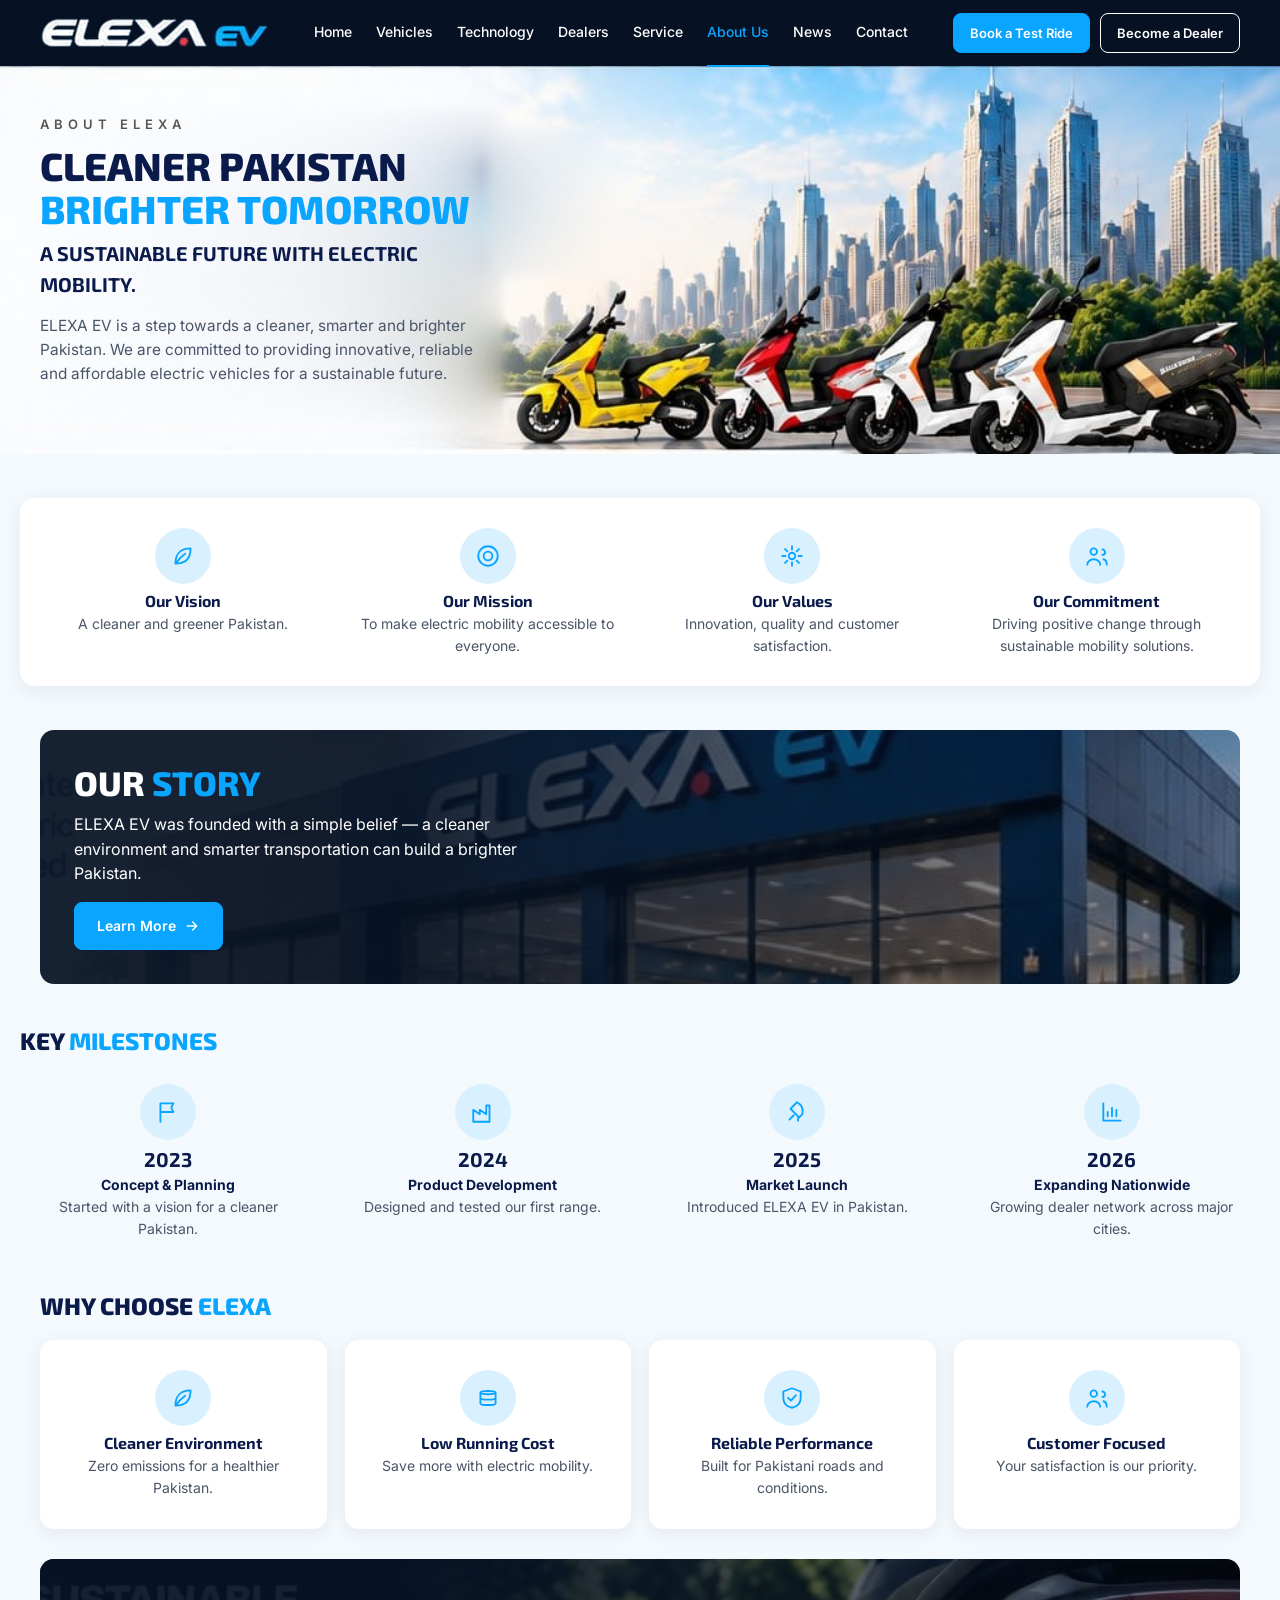
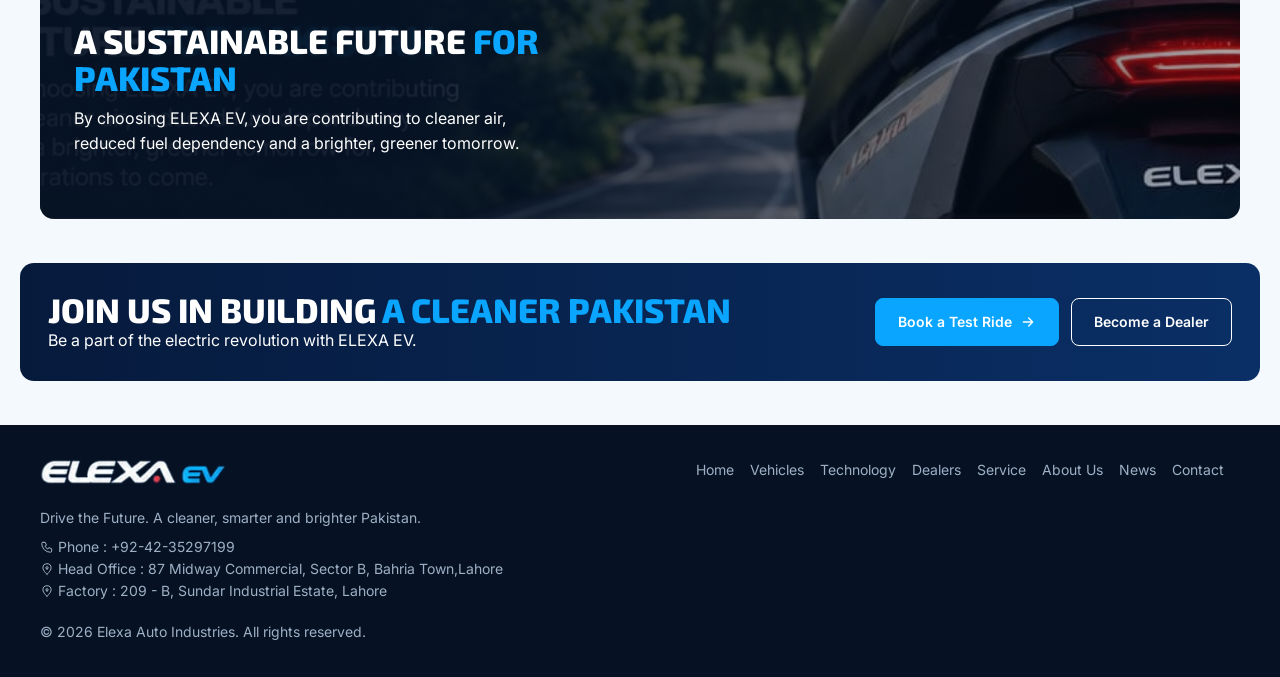
<file: about.html>
<!doctype html>
<html lang="en">
  <head>
    <meta charset="utf-8" />
    <meta name="viewport" content="width=device-width,initial-scale=1" />
    <meta name="description" content="DESCRIPTION" />
    <link rel="canonical" href="https://www.yourdomain.com/PAGE.html" />
    <meta property="og:type" content="website" />
    <meta property="og:site_name" content="ELEXA EV" />
    <meta property="og:title" content="TITLE" />
    <meta property="og:description" content="DESCRIPTION" />
    <meta property="og:url" content="https://www.yourdomain.com/PAGE.html" />
    <meta property="og:image" content="https://www.yourdomain.com/images/og/OGIMAGE.jpg" />
    <meta property="og:image:width" content="1200" />
    <meta property="og:image:height" content="630" />
    <meta name="twitter:card" content="summary_large_image" />
    <title>About Us | ELEXA EV</title>
    <link
      href="https://fonts.googleapis.com/css2?family=Exo+2:ital,wght@0,600;0,800;1,800&family=Inter:wght@400;500;600&family=Kaushan+Script&display=swap"
      rel="stylesheet"
    />
    <link rel="stylesheet" href="css/style.css" />
    <!-- Google Analytics 4 -->
<script async src="https://www.googletagmanager.com/gtag/js?id=G-XXXXXXXXXX"></script>
<script>
  window.dataLayer=window.dataLayer||[];function gtag(){dataLayer.push(arguments)}
  gtag('js',new Date());gtag('config','G-XXXXXXXXXX');
</script>
<!-- Meta Pixel -->
<script>
!function(f,b,e,v,n,t,s){if(f.fbq)return;n=f.fbq=function(){n.callMethod?n.callMethod.apply(n,arguments):n.queue.push(arguments)};
if(!f._fbq)f._fbq=n;n.push=n;n.loaded=!0;n.version='2.0';n.queue=[];t=b.createElement(e);t.async=!0;
t.src='https://connect.facebook.net/en_US/fbevents.js';s=b.getElementsByTagName(e)[0];s.parentNode.insertBefore(t,s)}
(window,document,'script');fbq('init','YOUR_PIXEL_ID');fbq('track','PageView');
</script>
  </head>
  <body class="">
    <header class="hd">
      <div class="wrap">
        <a class="logo" href="index.html"
          ><img src="images/logo.png" alt="ELEXA EV"
        /></a>
        <nav class="nav">
          <a href="index.html">Home</a><a href="models.html">Vehicles</a
          ><a href="technology.html">Technology</a
          ><a href="dealers.html">Dealers</a><a href="service.html">Service</a
          ><a href="about.html" class="on">About Us</a
          ><a href="news.html">News</a><a href="contact.html">Contact</a>
        </nav>
        <div class="acts">
          <a class="btn" href="test-ride.html">Book a Test Ride</a
          ><a class="btn w" href="dealers.html#become">Become a Dealer</a>
        </div>
        <button class="tg" aria-label="Menu">&#9776;</button>
      </div>
    </header>
    <section class="hero" style="--ar: 1024/310; --tw: 36">
      <img class="bg" src="images/hero_about.jpg" alt="" />
      <div class="wrap">
        <div class="tx">
          <div class="kick">ABOUT ELEXA</div>
          <h1>
            Cleaner Pakistan
            <span style="display: block">Brighter Tomorrow</span>
          </h1>
          <h4>A sustainable future with electric mobility.</h4>
          <p>
            ELEXA EV is a step towards a cleaner, smarter and brighter Pakistan.
            We are committed to providing innovative, reliable and affordable
            electric vehicles for a sustainable future.
          </p>
          <div class="bt"></div>
        </div>
      </div>
    </section>
    <section class="wrap sec">
      <div class="card g g4">
        <div class="ft">
          <div class="ic">
            <svg class="i" viewBox="0 0 24 24">
              <path d="M5 19c0-9 5-14 14-14 0 9-5 14-14 14zM5 19c3-4 6-7 9-9" />
            </svg>
          </div>
          <h3>Our Vision</h3>
          <p>A cleaner and greener Pakistan.</p>
        </div>
        <div class="ft">
          <div class="ic">
            <svg class="i" viewBox="0 0 24 24">
              <path
                d="M12 21a9 9 0 100-18 9 9 0 000 18zM12 16a4 4 0 100-8 4 4 0 000 8z"
              />
            </svg>
          </div>
          <h3>Our Mission</h3>
          <p>To make electric mobility accessible to everyone.</p>
        </div>
        <div class="ft">
          <div class="ic">
            <svg class="i" viewBox="0 0 24 24">
              <path
                d="M12 15a3 3 0 100-6 3 3 0 000 6zM12 3v3M12 18v3M3 12h3M18 12h3M5.6 5.6l2.1 2.1M16.3 16.3l2.1 2.1M18.4 5.6l-2.1 2.1M7.7 16.3l-2.1 2.1"
              />
            </svg>
          </div>
          <h3>Our Values</h3>
          <p>Innovation, quality and customer satisfaction.</p>
        </div>
        <div class="ft">
          <div class="ic">
            <svg class="i" viewBox="0 0 24 24">
              <path
                d="M9 11a3 3 0 100-6 3 3 0 000 6zM3 20c0-3 3-5 6-5s6 2 6 5M17 11a2.5 2.5 0 100-5M18 15c2 .5 3 2 3 5"
              />
            </svg>
          </div>
          <h3>Our Commitment</h3>
          <p>Driving positive change through sustainable mobility solutions.</p>
        </div>
      </div>
    </section>
    <section class="wrap">
      <div class="ov" style="min-height: 240px">
        <img src="images/about_store.jpg" alt="" />
        <div class="tx">
          <h2>Our <span>Story</span></h2>
          <p style="margin-bottom: 16px">
            ELEXA EV was founded with a simple belief &mdash; a cleaner
            environment and smarter transportation can build a brighter
            Pakistan.
          </p>
          <a class="btn" href="contact.html"
            >Learn More<svg viewBox="0 0 24 24">
              <path d="M5 12h14M13 6l6 6-6 6" /></svg
          ></a>
        </div>
      </div>
    </section>
    <section class="wrap sec">
      <h2 style="font-size: 24px; margin-bottom: 20px">
        Key <span>Milestones</span>
      </h2>
      <div class="tl">
        <div class="ft">
          <div class="ic">
            <svg class="i" viewBox="0 0 24 24">
              <path d="M5 21V4M5 4h12l-2 4 2 4H5" />
            </svg>
          </div>
          <h3>2023</h3>
          <p>
            <b style="color: var(--navy)">Concept &amp; Planning</b
            ><br />Started with a vision for a cleaner Pakistan.
          </p>
        </div>
        <div class="ft">
          <div class="ic">
            <svg class="i" viewBox="0 0 24 24">
              <path d="M3 21V10l6 4V10l6 4V6h3v15z" />
            </svg>
          </div>
          <h3>2024</h3>
          <p>
            <b style="color: var(--navy)">Product Development</b><br />Designed
            and tested our first range.
          </p>
        </div>
        <div class="ft">
          <div class="ic">
            <svg class="i" viewBox="0 0 24 24">
              <path
                d="M12 3c4 2 6 6 5 11l-3 3-4-4-4-4 3-3zM9 15l-4 4M13 17v3"
              />
            </svg>
          </div>
          <h3>2025</h3>
          <p>
            <b style="color: var(--navy)">Market Launch</b><br />Introduced
            ELEXA EV in Pakistan.
          </p>
        </div>
        <div class="ft">
          <div class="ic">
            <svg class="i" viewBox="0 0 24 24">
              <path d="M4 20V4M4 20h16M8 16v-4M12 16V8M16 16v-6" />
            </svg>
          </div>
          <h3>2026</h3>
          <p>
            <b style="color: var(--navy)">Expanding Nationwide</b><br />Growing
            dealer network across major cities.
          </p>
        </div>
      </div>
    </section>
    <section class="wrap" style="padding-bottom: 30px">
      <h2 style="font-size: 24px; margin-bottom: 20px">
        Why Choose <span>Elexa</span>
      </h2>
      <div class="g g4">
        <div class="card">
          <div class="ft">
            <div class="ic">
              <svg class="i" viewBox="0 0 24 24">
                <path
                  d="M5 19c0-9 5-14 14-14 0 9-5 14-14 14zM5 19c3-4 6-7 9-9"
                />
              </svg>
            </div>
            <h3>Cleaner Environment</h3>
            <p>Zero emissions for a healthier Pakistan.</p>
          </div>
        </div>
        <div class="card">
          <div class="ft">
            <div class="ic">
              <svg class="i" viewBox="0 0 24 24">
                <path
                  d="M5 7c0-2 14-2 14 0s-14 2-14 0zM5 7v10c0 2 14 2 14 0V7M5 12c0 2 14 2 14 0"
                />
              </svg>
            </div>
            <h3>Low Running Cost</h3>
            <p>Save more with electric mobility.</p>
          </div>
        </div>
        <div class="card">
          <div class="ft">
            <div class="ic">
              <svg class="i" viewBox="0 0 24 24">
                <path
                  d="M12 3l8 3v6c0 5-3.5 8-8 9-4.5-1-8-4-8-9V6zM8.5 12l2.5 2.5 4.5-5"
                />
              </svg>
            </div>
            <h3>Reliable Performance</h3>
            <p>Built for Pakistani roads and conditions.</p>
          </div>
        </div>
        <div class="card">
          <div class="ft">
            <div class="ic">
              <svg class="i" viewBox="0 0 24 24">
                <path
                  d="M9 11a3 3 0 100-6 3 3 0 000 6zM3 20c0-3 3-5 6-5s6 2 6 5M17 11a2.5 2.5 0 100-5M18 15c2 .5 3 2 3 5"
                />
              </svg>
            </div>
            <h3>Customer Focused</h3>
            <p>Your satisfaction is our priority.</p>
          </div>
        </div>
      </div>
    </section>
    <section class="wrap">
      <div class="ov">
        <img src="images/about_road.jpg" alt="" />
        <div class="tx">
          <h2>A Sustainable Future <span>for Pakistan</span></h2>
          <p>
            By choosing ELEXA EV, you are contributing to cleaner air, reduced
            fuel dependency and a brighter, greener tomorrow.
          </p>
        </div>
      </div>
    </section>
    <section class="wrap sec">
      <div class="sub">
        <div>
          <h2>Join Us in Building <span>a Cleaner Pakistan</span></h2>
          <p>Be a part of the electric revolution with ELEXA EV.</p>
        </div>
        <div class="bt">
          <a class="btn" href="test-ride.html"
            >Book a Test Ride<svg viewBox="0 0 24 24">
              <path d="M5 12h14M13 6l6 6-6 6" /></svg></a
          ><a class="btn w" href="dealers.html#become">Become a Dealer</a>
        </div>
      </div>
    </section>
    <footer class="ft2">
      <div class="wrap">
        <div>
          <a class="logo logo-f" href="index.html"
            ><img src="images/logo.png" alt="ELEXA EV"
          /></a>
          <p style="margin-top: 8px">
            Drive the Future. A cleaner, smarter and brighter Pakistan.
          </p>
          <p style="margin-top: 8px"><svg class="i" viewBox="0 0 24 24" style="width:14px;height:14px;vertical-align:-2px"><path d="M5 4h4l2 5-2.5 1.5a11 11 0 005 5L15 13l5 2v4a2 2 0 01-2 2A15 15 0 013 6a2 2 0 012-2z"></path></svg>
            Phone : +92-42-35297199</p>
        <p><svg class="i" viewBox="0 0 24 24" style="width:14px;height:14px;vertical-align:-2px"><path d="M12 21s7-6 7-11a7 7 0 10-14 0c0 5 7 11 7 11zM12 12a2 2 0 100-4 2 2 0 000 4z"></path></svg>
        Head Office : 87 Midway Commercial, Sector B, Bahria Town,Lahore</p>
        <p><svg class="i" viewBox="0 0 24 24" style="width:14px;height:14px;vertical-align:-2px"><path d="M12 21s7-6 7-11a7 7 0 10-14 0c0 5 7 11 7 11zM12 12a2 2 0 100-4 2 2 0 000 4z"></path></svg>
        Factory : 209 - B, Sundar Industrial Estate, Lahore</p>
        </div>
        <div>
          <a href="index.html">Home</a><a href="models.html">Vehicles</a
          ><a href="technology.html">Technology</a
          ><a href="dealers.html">Dealers</a><a href="service.html">Service</a
          ><a href="about.html">About Us</a><a href="news.html">News</a
          ><a href="contact.html">Contact</a>
        </div>
        <p>&copy; 2026 Elexa Auto Industries. All rights reserved.</p>
      </div>
    </footer>
    <script src="js/main.js"></script>
  </body>
</html>
</file>
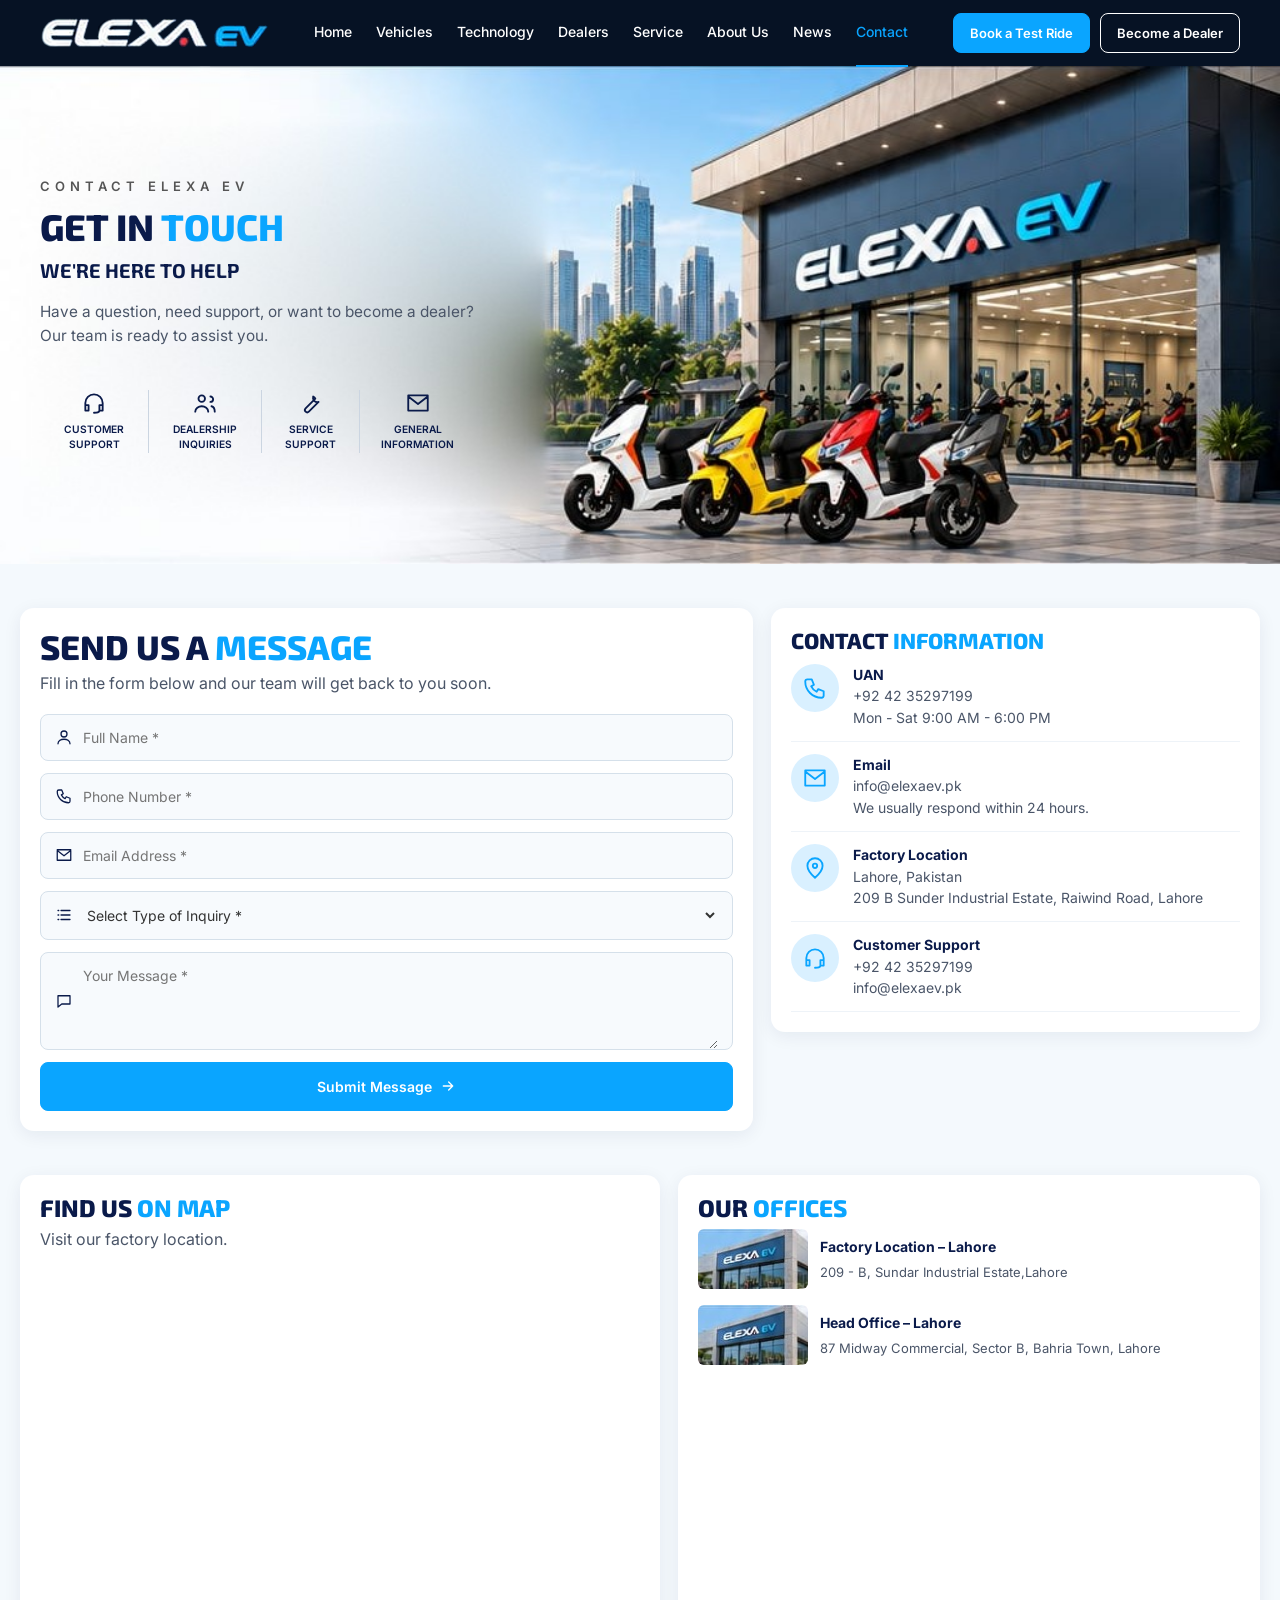
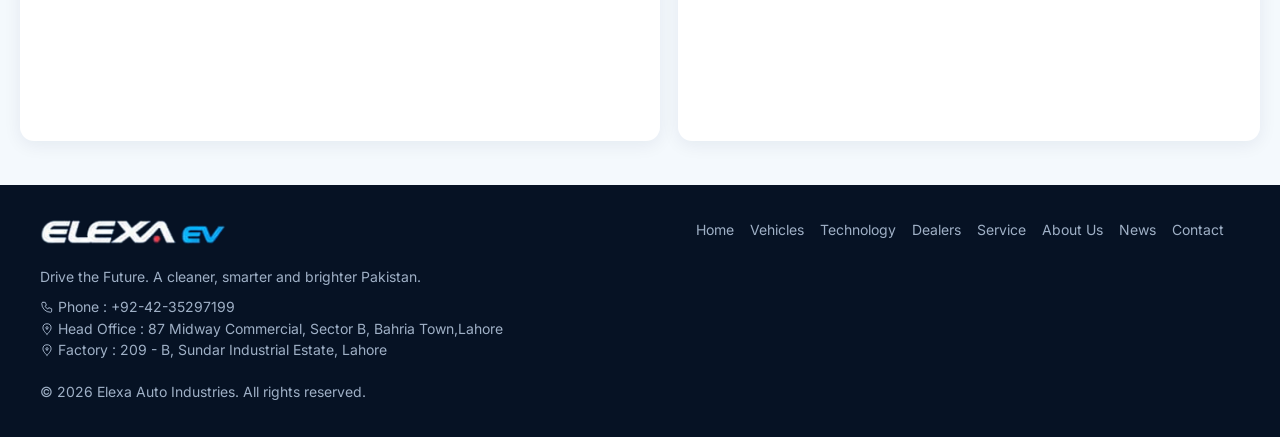
<file: contact.html>
<!doctype html>
<html lang="en">
  <head>
    <meta charset="utf-8" />
    <meta name="viewport" content="width=device-width,initial-scale=1" />
    <link rel="canonical" href="https://www.yourdomain.com/PAGE.html" />
    <meta property="og:type" content="website" />
    <meta property="og:site_name" content="ELEXA EV" />
    <meta property="og:title" content="TITLE" />
    <meta property="og:description" content="DESCRIPTION" />
    <meta property="og:url" content="https://www.yourdomain.com/PAGE.html" />
    <meta property="og:image" content="https://www.yourdomain.com/images/og/OGIMAGE.jpg" />
    <meta property="og:image:width" content="1200" />
    <meta property="og:image:height" content="630" />
    <meta name="twitter:card" content="summary_large_image" />
    <title>Contact | ELEXA EV</title>
    <link
      href="https://fonts.googleapis.com/css2?family=Exo+2:ital,wght@0,600;0,800;1,800&family=Inter:wght@400;500;600&family=Kaushan+Script&display=swap"
      rel="stylesheet"
    />
    <link rel="stylesheet" href="css/style.css" />
    <!-- Google Analytics 4 -->
<script async src="https://www.googletagmanager.com/gtag/js?id=G-XXXXXXXXXX"></script>
<script>
  window.dataLayer=window.dataLayer||[];function gtag(){dataLayer.push(arguments)}
  gtag('js',new Date());gtag('config','G-XXXXXXXXXX');
</script>
<!-- Meta Pixel -->
<script>
!function(f,b,e,v,n,t,s){if(f.fbq)return;n=f.fbq=function(){n.callMethod?n.callMethod.apply(n,arguments):n.queue.push(arguments)};
if(!f._fbq)f._fbq=n;n.push=n;n.loaded=!0;n.version='2.0';n.queue=[];t=b.createElement(e);t.async=!0;
t.src='https://connect.facebook.net/en_US/fbevents.js';s=b.getElementsByTagName(e)[0];s.parentNode.insertBefore(t,s)}
(window,document,'script');fbq('init','YOUR_PIXEL_ID');fbq('track','PageView');
</script>
  </head>
  <body class="">
    <header class="hd">
      <div class="wrap">
        <a class="logo" href="index.html"
          ><img src="images/logo.png" alt="ELEXA EV"
        /></a>
        <nav class="nav">
          <a href="index.html">Home</a><a href="models.html">Vehicles</a
          ><a href="technology.html">Technology</a
          ><a href="dealers.html">Dealers</a><a href="service.html">Service</a
          ><a href="about.html">About Us</a><a href="news.html">News</a
          ><a href="contact.html" class="on">Contact</a>
        </nav>
        <div class="acts">
          <a class="btn" href="test-ride.html">Book a Test Ride</a
          ><a class="btn w" href="dealers.html#become">Become a Dealer</a>
        </div>
        <button class="tg" aria-label="Menu">&#9776;</button>
      </div>
    </header>
    <section class="hero" style="--ar: 1024/398; --tw: 34">
      <img class="bg" src="images/hero_contact.jpg" alt="" />
      <div class="wrap">
        <div class="tx">
          <div class="kick">CONTACT ELEXA EV</div>
          <h1>Get in <span>Touch</span></h1>
          <h4>We're here to help</h4>
          <p>
            Have a question, need support, or want to become a dealer? Our team
            is ready to assist you.
          </p>
          <div class="bt"></div>
          <div class="mini">
            <div>
              <svg class="i" viewBox="0 0 24 24">
                <path
                  d="M4 14v-2a8 8 0 0116 0v2M4 14h3v5H4zM17 14h3v5h-3zM17 19c0 2-2 2-5 2"
                /></svg
              >Customer Support
            </div>
            <div>
              <svg class="i" viewBox="0 0 24 24">
                <path
                  d="M9 11a3 3 0 100-6 3 3 0 000 6zM3 20c0-3 3-5 6-5s6 2 6 5M17 11a2.5 2.5 0 100-5M18 15c2 .5 3 2 3 5"
                /></svg
              >Dealership Inquiries
            </div>
            <div>
              <svg class="i" viewBox="0 0 24 24">
                <path
                  d="M14 6a4 4 0 005 5l-9 9a2.1 2.1 0 01-3-3l9-9a4 4 0 00-2-2z"
                /></svg
              >Service Support
            </div>
            <div>
              <svg class="i" viewBox="0 0 24 24">
                <path d="M3 5h18v14H3zM3 6l9 7 9-7" /></svg
              >General Information
            </div>
          </div>
        </div>
      </div>
    </section>
    <section class="wrap sec">
      <div class="g" style="grid-template-columns: 1.5fr 1fr">
        <div class="card">
          <h2>Send us a <span>Message</span></h2>
          <p style="margin: 6px 0 18px">
            Fill in the form below and our team will get back to you soon.
          </p>
          <form class="frm" data-wa="New Contact Form Message">
            <div class="fld">
              <svg class="i" viewBox="0 0 24 24">
                <path
                  d="M12 12a4 4 0 100-8 4 4 0 000 8zM4 21c0-4 4-6 8-6s8 2 8 6"
                /></svg
              ><input
                name="name"
                data-label="Name"
                placeholder="Full Name *"
                required
              />
            </div>
            <div class="fld">
              <svg class="i" viewBox="0 0 24 24">
                <path
                  d="M5 4h4l2 5-2.5 1.5a11 11 0 005 5L15 13l5 2v4a2 2 0 01-2 2A15 15 0 013 6a2 2 0 012-2z"
                /></svg
              ><input
                type="tel"
                name="phone"
                data-label="Phone"
                placeholder="Phone Number *"
                required
              />
            </div>
            <div class="fld">
              <svg class="i" viewBox="0 0 24 24">
                <path d="M3 5h18v14H3zM3 6l9 7 9-7" /></svg
              ><input
                type="email"
                name="email"
                data-label="Email"
                placeholder="Email Address *"
                required
              />
            </div>
            <div class="fld">
              <svg class="i" viewBox="0 0 24 24">
                <path d="M8 6h12M8 12h12M8 18h12M4 6h1M4 12h1M4 18h1" /></svg
              ><select name="inquiry" data-label="Inquiry Type" required>
                <option value="">Select Type of Inquiry *</option>
                <option>Customer Support</option>
                <option>Dealership Inquiry</option>
                <option>Service Support</option>
                <option>General Information</option>
              </select>
            </div>
            <div class="fld">
              <svg class="i" viewBox="0 0 24 24">
                <path d="M4 5h16v11H9l-5 4z" /></svg
              ><textarea
                name="message"
                data-label="Message"
                rows="4"
                placeholder="Your Message *"
                required
              ></textarea>
            </div>
            <button class="btn">
              Submit Message
              <svg class="" viewBox="0 0 24 24">
                <path d="M5 12h14M13 6l6 6-6 6" />
              </svg>
            </button>
            <div class="msg">
              Opening WhatsApp with your message... If nothing opens, please
              allow pop-ups for this site.
            </div>
          </form>
        </div>
        <div>
          <div class="card">
            <h2 style="font-size: 22px">Contact <span>Information</span></h2>
            <div class="ci">
              <div class="ic">
                <svg class="i" viewBox="0 0 24 24">
                  <path
                    d="M5 4h4l2 5-2.5 1.5a11 11 0 005 5L15 13l5 2v4a2 2 0 01-2 2A15 15 0 013 6a2 2 0 012-2z"
                  />
                </svg>
              </div>
              <div>
                <b>UAN</b>+92 42 35297199<br />Mon - Sat 9:00 AM - 6:00 PM
              </div>
            </div>
            <div class="ci">
              <div class="ic">
                <svg class="i" viewBox="0 0 24 24">
                  <path d="M3 5h18v14H3zM3 6l9 7 9-7" />
                </svg>
              </div>
              <div>
                <b>Email</b>info@elexaev.pk<br />We usually respond
                within 24 hours.
              </div>
            </div>
            <div class="ci">
              <div class="ic">
                <svg class="i" viewBox="0 0 24 24">
                  <path
                    d="M12 21s7-6 7-11a7 7 0 10-14 0c0 5 7 11 7 11zM12 12a2 2 0 100-4 2 2 0 000 4z"
                  />
                </svg>
              </div>
              <div>
                <b>Factory Location</b>Lahore, Pakistan<br />209 B Sunder
                Industrial Estate, Raiwind Road, Lahore
              </div>
            </div>
            <div class="ci">
              <div class="ic">
                <svg class="i" viewBox="0 0 24 24">
                  <path
                    d="M4 14v-2a8 8 0 0116 0v2M4 14h3v5H4zM17 14h3v5h-3zM17 19c0 2-2 2-5 2"
                  />
                </svg>
              </div>
              <div>
                <b>Customer Support</b>+92 42 35297199<br />info@elexaev.pk
              </div>
            </div>
          </div>
        </div>
      </div>
    </section>
    <section class="wrap sec" style="padding-top: 0">
      <div class="g" style="grid-template-columns: 1.1fr 1fr">
        <div class="card">
          <h2 style="font-size: 24px">Find us <span>on Map</span></h2>
          <p style="margin: 6px 0 12px">Visit our factory location.</p>
          <iframe
            src="https://www.google.com/maps?q=31.2833404,74.1771591&z=17&output=embed"
            width="600"
            height="450"
            style="border: 0; width: 100%; border-radius: 10px"
            allowfullscreen
            loading="lazy"
            referrerpolicy="no-referrer-when-downgrade"
          ></iframe>
        </div>
        <div class="card">
          <h2 style="font-size: 24px">Our <span>Offices</span></h2>
          <div class="of">
            <img src="images/o1.jpg" alt="" />
            <div>
              <b>Factory Location &ndash; Lahore</b><br /><span
                >209 - B, Sundar Industrial Estate,Lahore</span
              >
            </div>
          </div>
          <div class="of">
            <img src="images/o1.jpg" alt="" />
            <div>
              <b>Head Office &ndash; Lahore</b><br /><span
                >87 Midway Commercial, Sector B, Bahria Town, Lahore</span
              >
            </div>
          </div>
        </div>
      </div>
    </section>
    <!-- <section class="ov" style="border-radius: 0; min-height: 230px">
      <img src="images/contact_cta.jpg" alt="" />
      <div class="wrap">
        <div class="tx" style="padding-left: 0">
          <h2>Still have <span style="color: #0aa5ff">Questions?</span></h2>
          <p style="margin-bottom: 16px">
            Our team is here to help. Reach out to us anytime.
          </p>
          <div class="bt">
            <a class="btn" href="tel:+924235297199"
              >Call Now<svg viewBox="0 0 24 24">
                <path d="M5 12h14M13 6l6 6-6 6" /></svg></a
            ><a class="btn w" href="mailto:info@elexaev.pk"
              >Email Us<svg viewBox="0 0 24 24">
                <path d="M5 12h14M13 6l6 6-6 6" /></svg
            ></a>
          </div>
        </div>
      </div>
    </section> -->
    <footer class="ft2">
      <div class="wrap">
        <div>
          <a class="logo logo-f" href="index.html"
            ><img src="images/logo.png" alt="ELEXA EV"
          /></a>
          <p style="margin-top: 8px">
            Drive the Future. A cleaner, smarter and brighter Pakistan.
          </p>
          <p style="margin-top: 8px"><svg class="i" viewBox="0 0 24 24" style="width:14px;height:14px;vertical-align:-2px"><path d="M5 4h4l2 5-2.5 1.5a11 11 0 005 5L15 13l5 2v4a2 2 0 01-2 2A15 15 0 013 6a2 2 0 012-2z"></path></svg>
            Phone : +92-42-35297199</p>
        <p><svg class="i" viewBox="0 0 24 24" style="width:14px;height:14px;vertical-align:-2px"><path d="M12 21s7-6 7-11a7 7 0 10-14 0c0 5 7 11 7 11zM12 12a2 2 0 100-4 2 2 0 000 4z"></path></svg>
        Head Office : 87 Midway Commercial, Sector B, Bahria Town,Lahore</p>
        <p><svg class="i" viewBox="0 0 24 24" style="width:14px;height:14px;vertical-align:-2px"><path d="M12 21s7-6 7-11a7 7 0 10-14 0c0 5 7 11 7 11zM12 12a2 2 0 100-4 2 2 0 000 4z"></path></svg>
        Factory : 209 - B, Sundar Industrial Estate, Lahore</p>

        </div>
        <div>
          <a href="index.html">Home</a><a href="models.html">Vehicles</a
          ><a href="technology.html">Technology</a
          ><a href="dealers.html">Dealers</a><a href="service.html">Service</a
          ><a href="about.html">About Us</a><a href="news.html">News</a
          ><a href="contact.html">Contact</a>
        </div>
        <p>&copy; 2026 Elexa Auto Industries. All rights reserved.</p>
      </div>
    </footer>
    <script src="js/main.js"></script>
  </body>
</html>
</file>
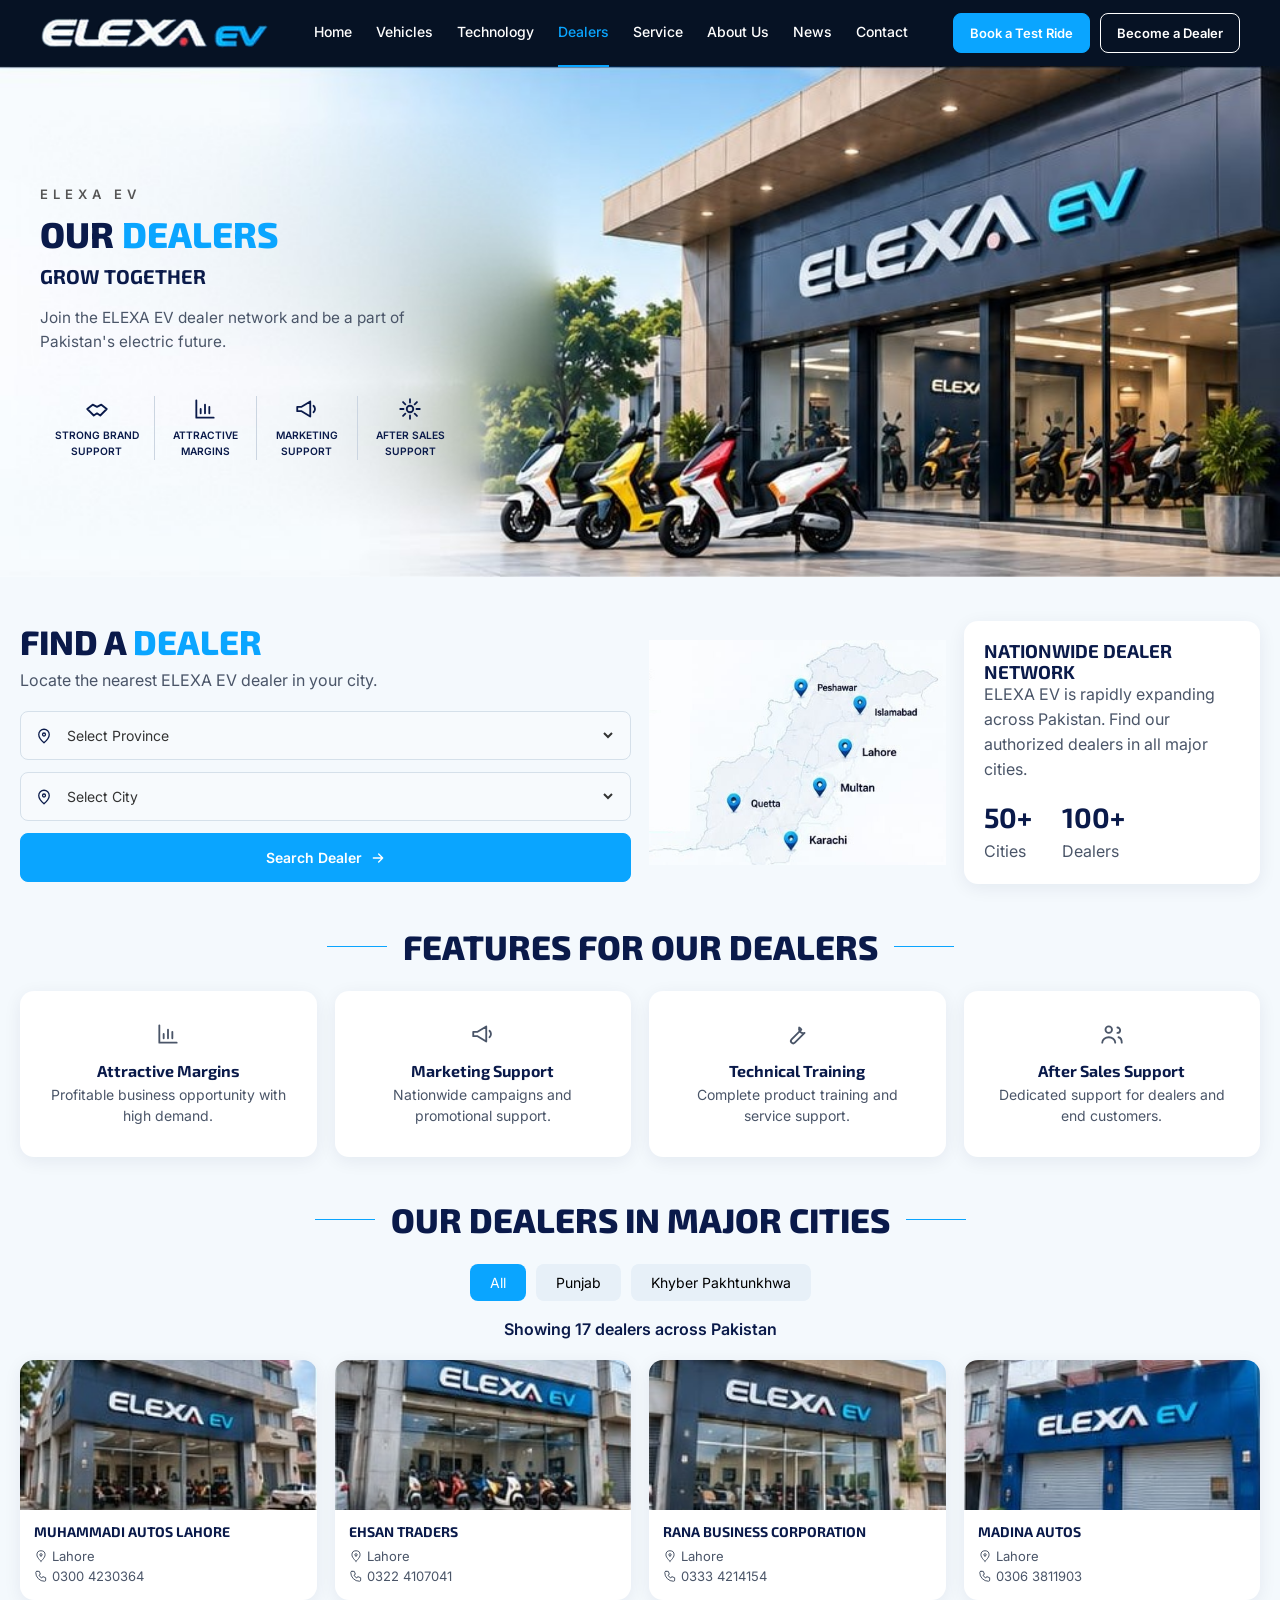
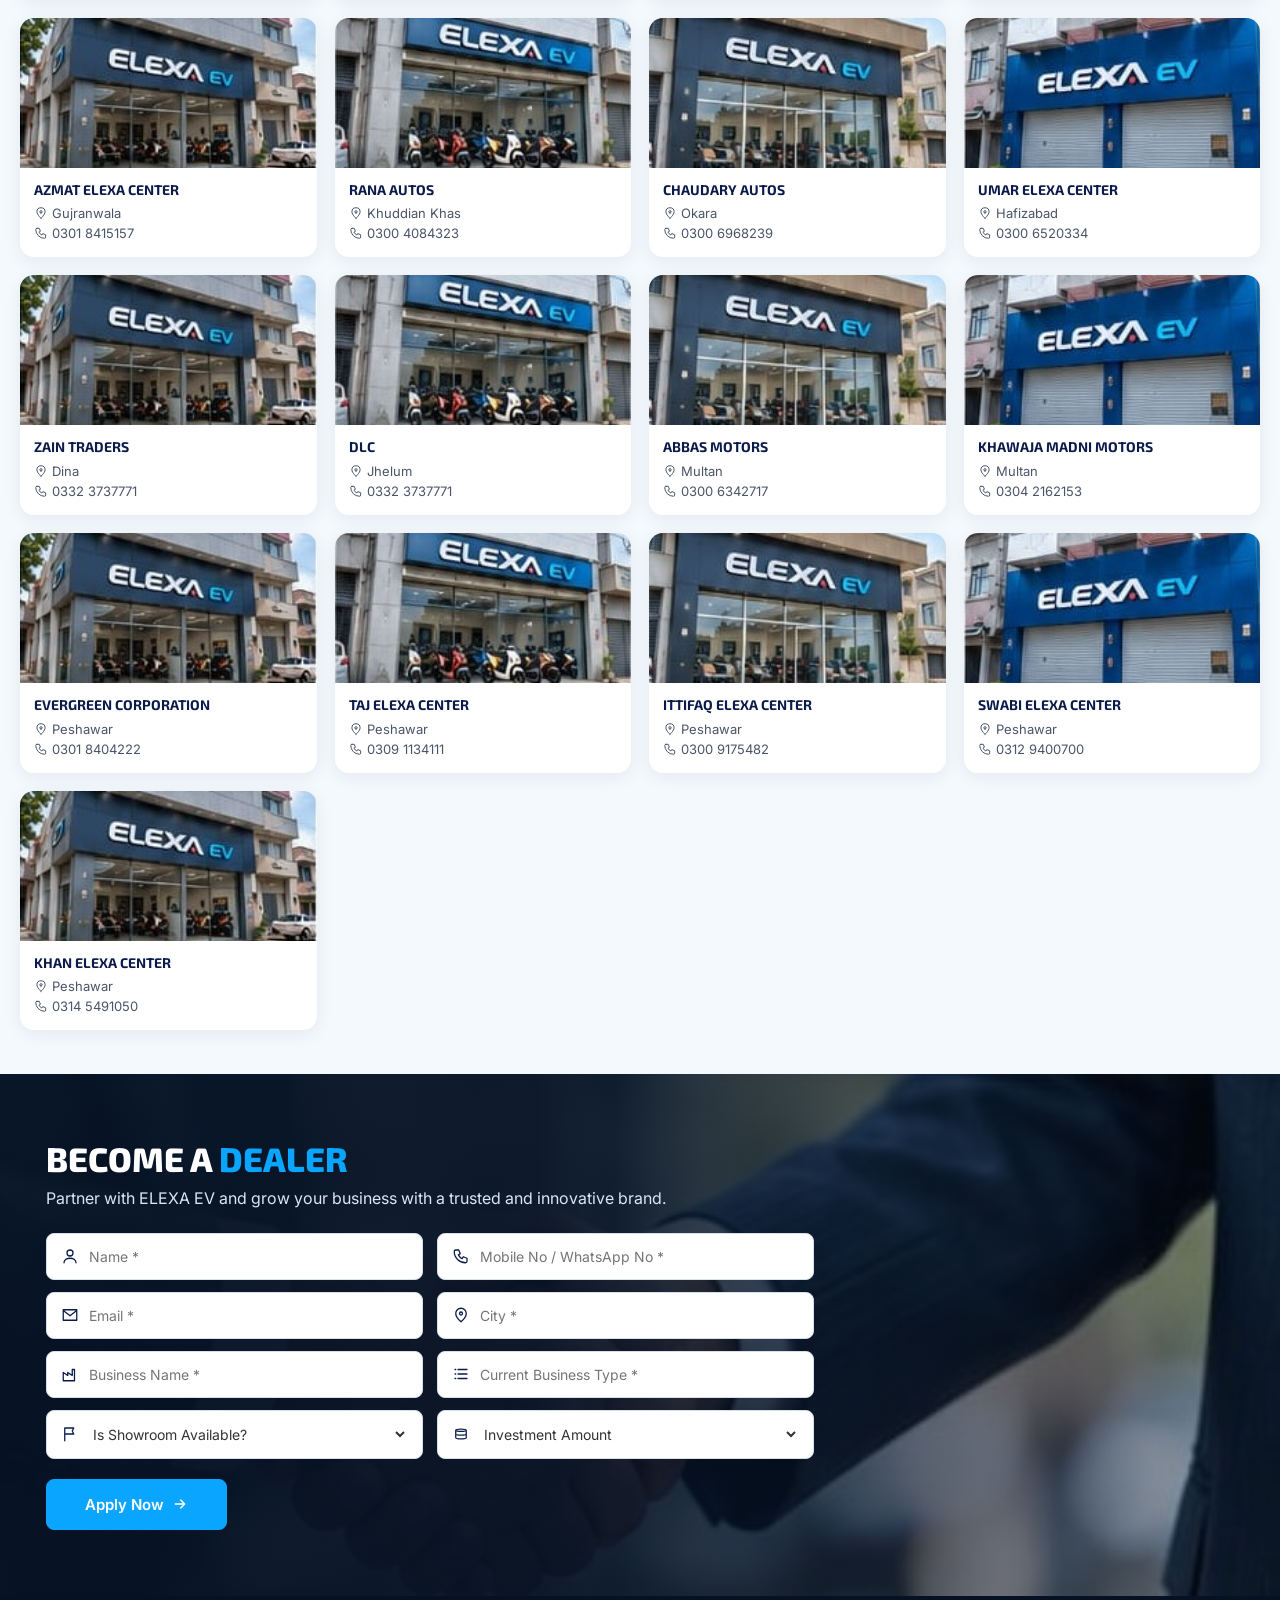
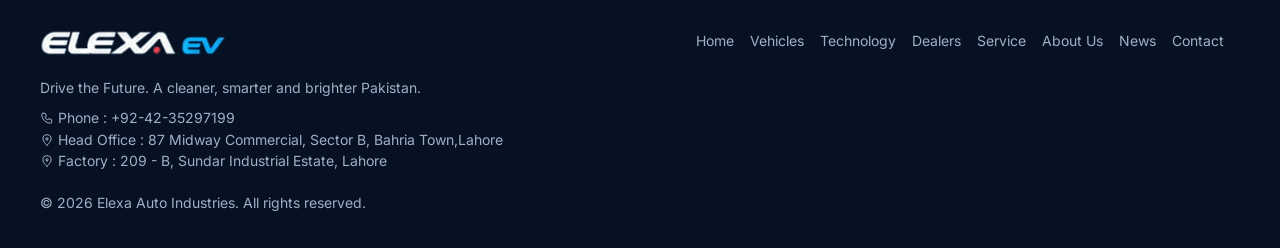
<file: dealers.html>
<!doctype html>
<html lang="en">
  <head>
    <meta charset="utf-8" />
    <meta name="viewport" content="width=device-width,initial-scale=1" />
        <link rel="canonical" href="https://www.yourdomain.com/PAGE.html" />
    <meta property="og:type" content="website" />
    <meta property="og:site_name" content="ELEXA EV" />
    <meta property="og:title" content="TITLE" />
    <meta property="og:description" content="DESCRIPTION" />
    <meta property="og:url" content="https://www.yourdomain.com/PAGE.html" />
    <meta property="og:image" content="https://www.yourdomain.com/images/og/OGIMAGE.jpg" />
    <meta property="og:image:width" content="1200" />
    <meta property="og:image:height" content="630" />
    <meta name="twitter:card" content="summary_large_image" />
    <title>Our Dealers | ELEXA EV</title>
    <link
      href="https://fonts.googleapis.com/css2?family=Exo+2:ital,wght@0,600;0,800;1,800&family=Inter:wght@400;500;600&family=Kaushan+Script&display=swap"
      rel="stylesheet"
    />
    <link rel="stylesheet" href="css/style.css" />
    <!-- Google Analytics 4 -->
<script async src="https://www.googletagmanager.com/gtag/js?id=G-XXXXXXXXXX"></script>
<script>
  window.dataLayer=window.dataLayer||[];function gtag(){dataLayer.push(arguments)}
  gtag('js',new Date());gtag('config','G-XXXXXXXXXX');
</script>
<!-- Meta Pixel -->
<script>
!function(f,b,e,v,n,t,s){if(f.fbq)return;n=f.fbq=function(){n.callMethod?n.callMethod.apply(n,arguments):n.queue.push(arguments)};
if(!f._fbq)f._fbq=n;n.push=n;n.loaded=!0;n.version='2.0';n.queue=[];t=b.createElement(e);t.async=!0;
t.src='https://connect.facebook.net/en_US/fbevents.js';s=b.getElementsByTagName(e)[0];s.parentNode.insertBefore(t,s)}
(window,document,'script');fbq('init','YOUR_PIXEL_ID');fbq('track','PageView');
</script>
  </head>
  <body class="">
    <header class="hd">
      <div class="wrap">
        <a class="logo" href="index.html"
          ><img src="images/logo.png" alt="ELEXA EV"
        /></a>
        <nav class="nav">
          <a href="index.html">Home</a><a href="models.html">Vehicles</a
          ><a href="technology.html">Technology</a
          ><a href="dealers.html" class="on">Dealers</a
          ><a href="service.html">Service</a><a href="about.html">About Us</a
          ><a href="news.html">News</a><a href="contact.html">Contact</a>
        </nav>
        <div class="acts">
          <a class="btn" href="test-ride.html">Book a Test Ride</a
          ><a class="btn w" href="dealers.html#become">Become a Dealer</a>
        </div>
        <button class="tg" aria-label="Menu">&#9776;</button>
      </div>
    </header>
    <section class="hero" style="--ar: 1024/409; --tw: 33">
      <img class="bg" src="images/hero_dealers.jpg" alt="" />
      <div class="wrap">
        <div class="tx">
          <div class="kick">ELEXA EV</div>
          <h1>Our <span>Dealers</span></h1>
          <h4>Grow Together</h4>
          <p>
            Join the ELEXA EV dealer network and be a part of Pakistan's
            electric future.
          </p>
          <div class="bt"></div>
          <div class="mini">
            <div>
              <svg class="i" viewBox="0 0 24 24">
                <path d="M3 12l5-4 4 2 4-2 5 4-6 6-3-2-3 2z" /></svg
              >Strong Brand Support
            </div>
            <div>
              <svg class="i" viewBox="0 0 24 24">
                <path d="M4 20V4M4 20h16M8 16v-4M12 16V8M16 16v-6" /></svg
              >Attractive Margins
            </div>
            <div>
              <svg class="i" viewBox="0 0 24 24">
                <path d="M3 10v4h4l8 5V5L7 10zM18 9a4 4 0 010 6" /></svg
              >Marketing Support
            </div>
            <div>
              <svg class="i" viewBox="0 0 24 24">
                <path
                  d="M12 15a3 3 0 100-6 3 3 0 000 6zM12 3v3M12 18v3M3 12h3M18 12h3M5.6 5.6l2.1 2.1M16.3 16.3l2.1 2.1M18.4 5.6l-2.1 2.1M7.7 16.3l-2.1 2.1"
                /></svg
              >After Sales Support
            </div>
          </div>
        </div>
      </div>
    </section>
    <section class="wrap sec">
      <div class="g g2" style="align-items: center">
        <div>
          <h2>Find a <span>Dealer</span></h2>
          <p style="margin: 8px 0 18px">
            Locate the nearest ELEXA EV dealer in your city.
          </p>
          <form class="frm" id="dsForm" data-search>
            <div class="fld">
              <svg class="i" viewBox="0 0 24 24">
                <path
                  d="M12 21s7-6 7-11a7 7 0 10-14 0c0 5 7 11 7 11zM12 12a2 2 0 100-4 2 2 0 000 4z"
                /></svg
              ><select id="dsProv" name="province">
                <option value="">Select Province</option>
                <option>Punjab</option>
                <!-- <option>Sindh</option> -->
                <option>Khyber Pakhtunkhwa</option>
                <!-- <option>Balochistan</option>
                <option>Islamabad</option>
                <option>Azad Kashmir</option> -->
              </select>
            </div>
            <div class="fld">
              <svg class="i" viewBox="0 0 24 24">
                <path
                  d="M12 21s7-6 7-11a7 7 0 10-14 0c0 5 7 11 7 11zM12 12a2 2 0 100-4 2 2 0 000 4z"
                /></svg
              ><select id="dsCity" name="city">
                <option value="">Select City</option>
              </select>
            </div>
            <button class="btn">
              Search Dealer
              <svg class="" viewBox="0 0 24 24">
                <path d="M5 12h14M13 6l6 6-6 6" />
              </svg>
            </button>
          </form>
        </div>
        <div class="g g2" style="align-items: center">
          <img src="images/map_pk.jpg" alt="Dealer map" />
          <div class="card">
            <h3>NATIONWIDE DEALER NETWORK</h3>
            <p>
              ELEXA EV is rapidly expanding across Pakistan. Find our authorized
              dealers in all major cities.
            </p>
            <div class="nums">
              <div><b>50+</b>Cities</div>
              <div><b>100+</b>Dealers</div>
            </div>
          </div>
        </div>
      </div>
    </section>
    <section class="wrap sec" style="padding-top: 0">
      <div class="st"><h2>Features for our Dealers</h2></div>
      <div class="g g4">
        <div class="card">
          <div class="ft">
            <svg class="i" viewBox="0 0 24 24">
              <path d="M4 20V4M4 20h16M8 16v-4M12 16V8M16 16v-6" />
            </svg>
            <h3>Attractive Margins</h3>
            <p>Profitable business opportunity with high demand.</p>
          </div>
        </div>
        <div class="card">
          <div class="ft">
            <svg class="i" viewBox="0 0 24 24">
              <path d="M3 10v4h4l8 5V5L7 10zM18 9a4 4 0 010 6" />
            </svg>
            <h3>Marketing Support</h3>
            <p>Nationwide campaigns and promotional support.</p>
          </div>
        </div>
        <div class="card">
          <div class="ft">
            <svg class="i" viewBox="0 0 24 24">
              <path
                d="M14 6a4 4 0 005 5l-9 9a2.1 2.1 0 01-3-3l9-9a4 4 0 00-2-2z"
              />
            </svg>
            <h3>Technical Training</h3>
            <p>Complete product training and service support.</p>
          </div>
        </div>
        <div class="card">
          <div class="ft">
            <svg class="i" viewBox="0 0 24 24">
              <path
                d="M9 11a3 3 0 100-6 3 3 0 000 6zM3 20c0-3 3-5 6-5s6 2 6 5M17 11a2.5 2.5 0 100-5M18 15c2 .5 3 2 3 5"
              />
            </svg>
            <h3>After Sales Support</h3>
            <p>Dedicated support for dealers and end customers.</p>
          </div>
        </div>
      </div>
    </section>
    <section class="wrap sec" id="dealers-list" style="padding-top: 0">
      <div class="st"><h2>Our Dealers in Major Cities</h2></div>
      <div class="tabs dtabs">
        <button data-k="all" class="on">All</button>
        <button data-k="Punjab">Punjab</button>
        <!-- <button data-k="Sindh">Sindh</button> -->
        <button data-k="Khyber Pakhtunkhwa">Khyber Pakhtunkhwa</button>
        <!-- <button data-k="Balochistan">Balochistan</button>
        <button data-k="Islamabad">Islamabad</button>
        <button data-k="Azad Kashmir">Azad Kashmir</button> -->
      </div>
      <p class="dinfo" id="dInfo"></p>
      <div class="g g4" id="dGrid"></div>
    </section>
    <div class="mapmodal" id="mapModal" role="dialog" aria-modal="true">
      <div class="mm">
        <button class="mx" type="button" aria-label="Close map">&times;</button>
        <h3 id="mmT"></h3>
        <p id="mmA"></p>
        <div class="mmap">
          <div class="mload" id="mmLoad">
            <span class="spin"></span><b>Loading map...</b>
          </div>
          <iframe
            id="mmF"
            title="Location map"
            allowfullscreen
            referrerpolicy="no-referrer-when-downgrade"
          ></iframe>
        </div>
        <a id="mmL" class="btn" target="_blank" rel="noopener"
          >Open in Google Maps</a
        >
      </div>
    </div>
    <section class="become" id="become">
      <img src="images/handshake.jpg" alt="" />
      <div class="wrap">
        <form class="bform" id="bForm" data-wa="New Dealership Application">
          <h2>Become a <span>Dealer</span></h2>
          <p style="margin-top: 8px; color: #dbe6f5">
            Partner with ELEXA EV and grow your business with a trusted and
            innovative brand.
          </p>
          <div class="bf-grid">
            <div class="fld">
              <svg class="i" viewBox="0 0 24 24">
                <path
                  d="M12 12a4 4 0 100-8 4 4 0 000 8zM4 21c0-4 4-6 8-6s8 2 8 6"
                /></svg
              ><input
                type="text"
                name="name"
                data-label="Name"
                placeholder="Name *"
                required
              />
            </div>
            <div class="fld">
              <svg class="i" viewBox="0 0 24 24">
                <path
                  d="M5 4h4l2 5-2.5 1.5a11 11 0 005 5L15 13l5 2v4a2 2 0 01-2 2A15 15 0 013 6a2 2 0 012-2z"
                /></svg
              ><input
                type="tel"
                name="mobile"
                data-label="Mobile No / WhatsApp No"
                placeholder="Mobile No / WhatsApp No *"
                required
                pattern="[0-9+ \-]{10,16}"
                title="Enter a valid mobile number"
              />
            </div>
            <div class="fld">
              <svg class="i" viewBox="0 0 24 24">
                <path d="M3 5h18v14H3zM3 6l9 7 9-7" /></svg
              ><input
                type="email"
                name="email"
                data-label="Email"
                placeholder="Email *"
                required
              />
            </div>
            <div class="fld">
              <svg class="i" viewBox="0 0 24 24">
                <path
                  d="M12 21s7-6 7-11a7 7 0 10-14 0c0 5 7 11 7 11zM12 12a2 2 0 100-4 2 2 0 000 4z"
                /></svg
              ><input
                type="text"
                name="city"
                data-label="City"
                placeholder="City *"
                required
              />
            </div>
            <div class="fld">
              <svg class="i" viewBox="0 0 24 24">
                <path d="M3 21V10l6 4V10l6 4V6h3v15z" /></svg
              ><input
                type="text"
                name="business"
                data-label="Business Name"
                placeholder="Business Name *"
                required
              />
            </div>
            <div class="fld">
              <svg class="i" viewBox="0 0 24 24">
                <path d="M8 6h12M8 12h12M8 18h12M4 6h1M4 12h1M4 18h1" /></svg
              ><input
                type="text"
                name="btype"
                data-label="Current Business Type"
                placeholder="Current Business Type *"
                required
              />
            </div>
            <div class="fld">
              <svg class="i" viewBox="0 0 24 24">
                <path d="M5 21V4M5 4h12l-2 4 2 4H5" /></svg
              ><select name="showroom" data-label="Showroom Available" required>
                <option value="">Is Showroom Available?</option>
                <option>Yes</option>
                <option>No</option>
              </select>
            </div>
            <div class="fld">
              <svg class="i" viewBox="0 0 24 24">
                <path
                  d="M5 7c0-2 14-2 14 0s-14 2-14 0zM5 7v10c0 2 14 2 14 0V7M5 12c0 2 14 2 14 0"
                /></svg
              ><select
                name="investment"
                data-label="Investment Amount"
                required
              >
                <option value="">Investment Amount</option>
                <option>Below 1 million</option>
                <option>1 - 2 million</option>
                <option>2 - 5 million</option>
                <option>5 - 10 million</option>
                <option>10 - 20 million</option>
                <option>Above 20 million</option>
              </select>
            </div>
          </div>
          <button class="btn" type="submit">
            Apply Now
            <svg class="" viewBox="0 0 24 24">
              <path d="M5 12h14M13 6l6 6-6 6" />
            </svg>
          </button>
          <div class="msg">
            Opening WhatsApp with your application... If nothing opens, please
            allow pop-ups for this site.
          </div>
        </form>
      </div>
    </section>
    <footer class="ft2">
      <div class="wrap">
        <div>
          <a class="logo logo-f" href="index.html"
            ><img src="images/logo.png" alt="ELEXA EV"
          /></a>
          <p style="margin-top: 8px">
            Drive the Future. A cleaner, smarter and brighter Pakistan.
          </p>
          <p style="margin-top: 8px"><svg class="i" viewBox="0 0 24 24" style="width:14px;height:14px;vertical-align:-2px"><path d="M5 4h4l2 5-2.5 1.5a11 11 0 005 5L15 13l5 2v4a2 2 0 01-2 2A15 15 0 013 6a2 2 0 012-2z"></path></svg>
            Phone : +92-42-35297199</p>
        <p><svg class="i" viewBox="0 0 24 24" style="width:14px;height:14px;vertical-align:-2px"><path d="M12 21s7-6 7-11a7 7 0 10-14 0c0 5 7 11 7 11zM12 12a2 2 0 100-4 2 2 0 000 4z"></path></svg>
        Head Office : 87 Midway Commercial, Sector B, Bahria Town,Lahore</p>
        <p><svg class="i" viewBox="0 0 24 24" style="width:14px;height:14px;vertical-align:-2px"><path d="M12 21s7-6 7-11a7 7 0 10-14 0c0 5 7 11 7 11zM12 12a2 2 0 100-4 2 2 0 000 4z"></path></svg>
        Factory : 209 - B, Sundar Industrial Estate, Lahore</p>
       
        </div>
        <div>
          <a href="index.html">Home</a><a href="models.html">Vehicles</a
          ><a href="technology.html">Technology</a
          ><a href="dealers.html">Dealers</a><a href="service.html">Service</a
          ><a href="about.html">About Us</a><a href="news.html">News</a
          ><a href="contact.html">Contact</a>
        </div>
         <p>&copy; 2026 Elexa Auto Industries. All rights reserved.</p>
      </div>
    </footer>
    <script src="js/main.js"></script>
  </body>
</html>
</file>
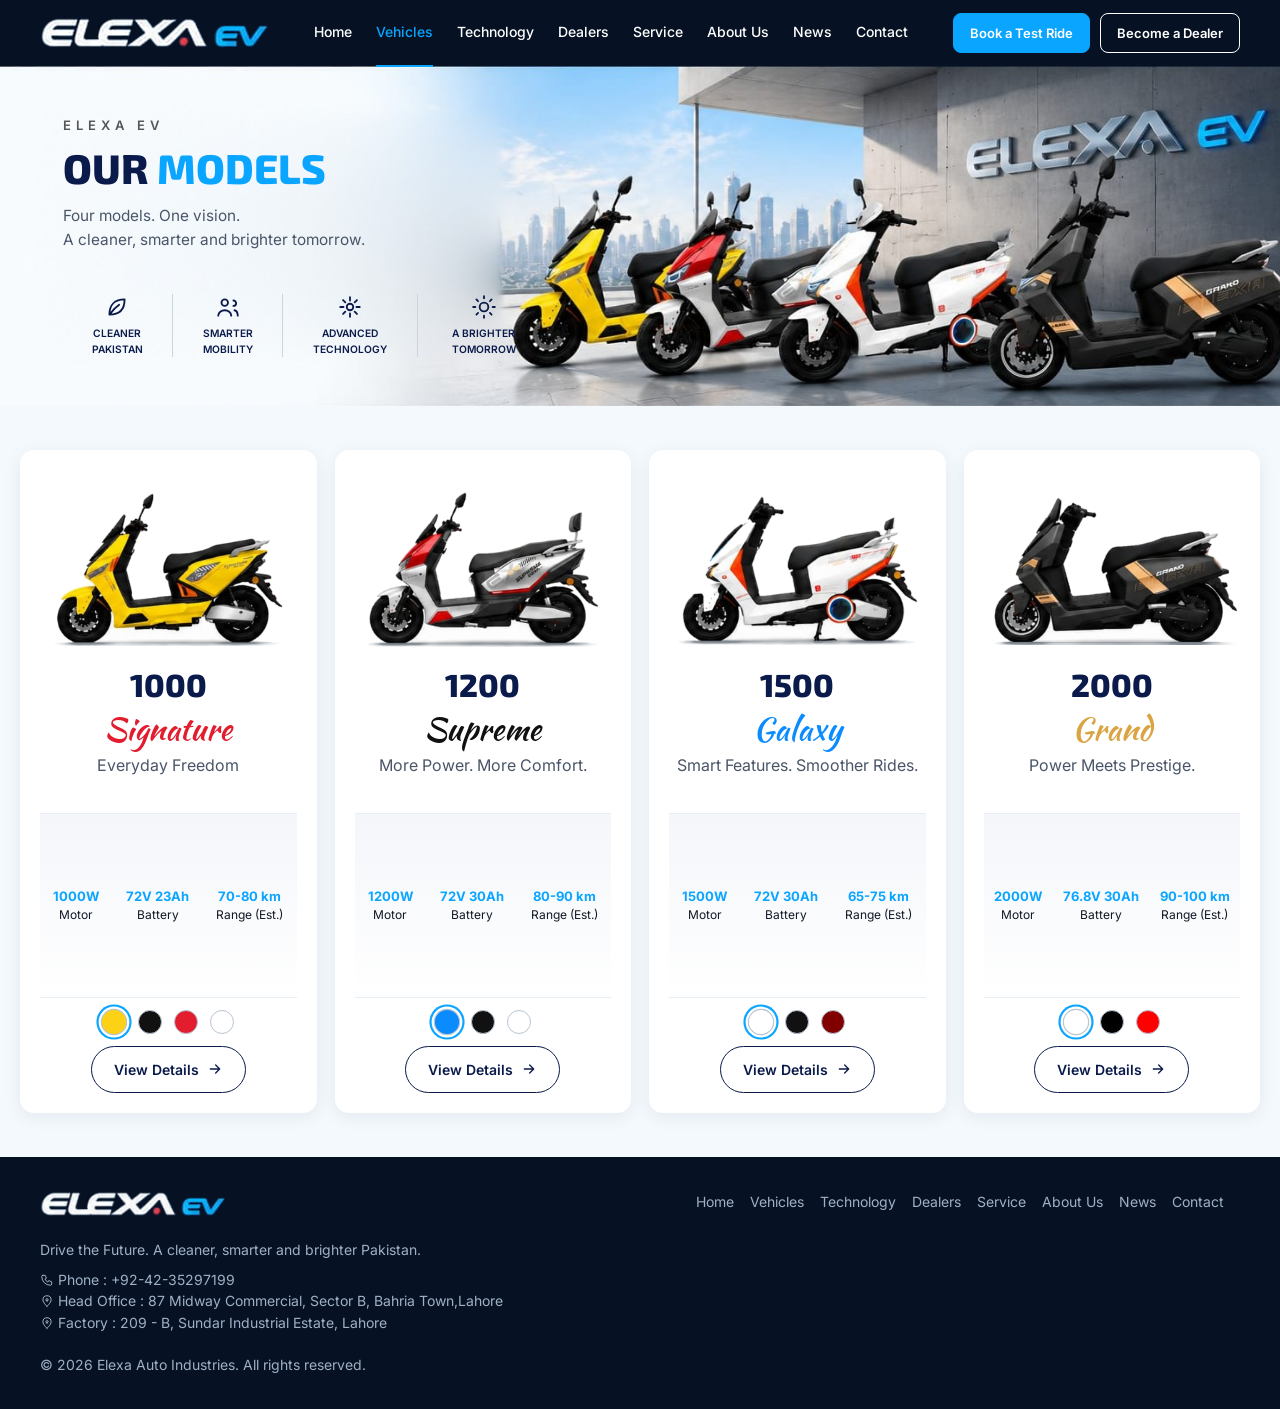
<file: models.html>
<!doctype html>
<html lang="en">
  <head>
    <meta charset="utf-8" />
    <meta name="viewport" content="width=device-width,initial-scale=1" />
        <link rel="canonical" href="https://www.yourdomain.com/PAGE.html" />
    <meta property="og:type" content="website" />
    <meta property="og:site_name" content="ELEXA EV" />
    <meta property="og:title" content="TITLE" />
    <meta property="og:description" content="DESCRIPTION" />
    <meta property="og:url" content="https://www.yourdomain.com/PAGE.html" />
    <meta property="og:image" content="https://www.yourdomain.com/images/og/OGIMAGE.jpg" />
    <meta property="og:image:width" content="1200" />
    <meta property="og:image:height" content="630" />
    <meta name="twitter:card" content="summary_large_image" />
    <title>Our Models | ELEXA EV</title>
    <link
      href="https://fonts.googleapis.com/css2?family=Exo+2:ital,wght@0,600;0,800;1,800&family=Inter:wght@400;500;600&family=Kaushan+Script&display=swap"
      rel="stylesheet"
    />
    <link rel="stylesheet" href="css/style.css" />
    <!-- Google Analytics 4 -->
<script async src="https://www.googletagmanager.com/gtag/js?id=G-XXXXXXXXXX"></script>
<script>
  window.dataLayer=window.dataLayer||[];function gtag(){dataLayer.push(arguments)}
  gtag('js',new Date());gtag('config','G-XXXXXXXXXX');
</script>
<!-- Meta Pixel -->
<script>
!function(f,b,e,v,n,t,s){if(f.fbq)return;n=f.fbq=function(){n.callMethod?n.callMethod.apply(n,arguments):n.queue.push(arguments)};
if(!f._fbq)f._fbq=n;n.push=n;n.loaded=!0;n.version='2.0';n.queue=[];t=b.createElement(e);t.async=!0;
t.src='https://connect.facebook.net/en_US/fbevents.js';s=b.getElementsByTagName(e)[0];s.parentNode.insertBefore(t,s)}
(window,document,'script');fbq('init','YOUR_PIXEL_ID');fbq('track','PageView');
</script>
  </head>
  <body class="">
    <header class="hd">
      <div class="wrap">
        <a class="logo" href="index.html"
          ><img src="images/logo.png" alt="ELEXA EV"
        /></a>
        <nav class="nav">
          <a href="index.html">Home</a
          ><a href="models.html" class="on">Vehicles</a
          ><a href="technology.html">Technology</a
          ><a href="dealers.html">Dealers</a><a href="service.html">Service</a
          ><a href="about.html">About Us</a><a href="news.html">News</a
          ><a href="contact.html">Contact</a>
        </nav>
        <div class="acts">
          <a class="btn" href="test-ride.html">Book a Test Ride</a
          ><a class="btn w" href="dealers.html#become">Become a Dealer</a>
        </div>
        <button class="tg" aria-label="Menu">&#9776;</button>
      </div>
    </header>
    <section class="hero" style="--ar: 1536/394; --tw: 38">
      <img class="bg" src="images/hero_models.jpg" alt="" />
      <div class="wrap">
        <div class="tx">
          <div class="kick">ELEXA EV</div>
          <h1>Our <span>Models</span></h1>
          <p>
            Four models. One vision.<br />A cleaner, smarter and brighter
            tomorrow.
          </p>
          <div class="bt"></div>
          <div class="mini">
            <div>
              <svg class="i" viewBox="0 0 24 24">
                <path
                  d="M5 19c0-9 5-14 14-14 0 9-5 14-14 14zM5 19c3-4 6-7 9-9"
                /></svg
              >Cleaner Pakistan
            </div>
            <div>
              <svg class="i" viewBox="0 0 24 24">
                <path
                  d="M9 11a3 3 0 100-6 3 3 0 000 6zM3 20c0-3 3-5 6-5s6 2 6 5M17 11a2.5 2.5 0 100-5M18 15c2 .5 3 2 3 5"
                /></svg
              >Smarter Mobility
            </div>
            <div>
              <svg class="i" viewBox="0 0 24 24">
                <path
                  d="M12 15a3 3 0 100-6 3 3 0 000 6zM12 3v3M12 18v3M3 12h3M18 12h3M5.6 5.6l2.1 2.1M16.3 16.3l2.1 2.1M18.4 5.6l-2.1 2.1M7.7 16.3l-2.1 2.1"
                /></svg
              >Advanced Technology
            </div>
            <div>
              <svg class="i" viewBox="0 0 24 24">
                <path
                  d="M12 16a4 4 0 100-8 4 4 0 000 8zM12 2v2M12 20v2M2 12h2M20 12h2M5 5l1.5 1.5M17.5 17.5L19 19M19 5l-1.5 1.5M6.5 17.5L5 19"
                /></svg
              >A Brighter Tomorrow
            </div>
          </div>
        </div>
      </div>
    </section>
    <section class="wrap sec">
      <div class="g g4">
        <div class="card mc" data-model>
          <img
            class="bike"
            src="images/bike_1000_yellow.webp"
            alt="ELEXA 1000 Signature"
          />
          <div class="n">1000</div>
          <span class="sc" style="color: #e11d2e">Signature</span>
          <p>Everyday Freedom</p>
          <div class="sp">
            <span><b>1000W</b>Motor</span><span><b>72V 23Ah</b>Battery</span
            ><span><b>70-80 km</b>Range (Est.)</span>
          </div>
          <div class="dots">
            <button
              type="button"
              class="sw on"
              data-src="images/bike_1000_yellow.webp"
              title="Yellow"
              aria-label="Yellow"
              style="background: #fcd116"
            ></button
            ><button
              type="button"
              class="sw"
              data-src="images/bike_1000_black.webp"
              title="Black"
              aria-label="Black"
              style="background: #111"
            ></button
            ><button
              type="button"
              class="sw"
              data-src="images/bike_1000_red.webp"
              title="Red"
              aria-label="Red"
              style="background: #e11d2e"
            ></button
            ><button
              type="button"
              class="sw"
              data-src="images/bike_1000_white.webp"
              title="White"
              aria-label="White"
              style="background: #fff"
            ></button>
          </div>
          <a class="btn o" href="signature-1000.html"
            >View Details<svg viewBox="0 0 24 24">
              <path d="M5 12h14M13 6l6 6-6 6" /></svg
          ></a>
        </div>
        <div class="card mc" data-model>
          <img
            class="bike"
            src="images/bike_1200_red.webp"
            alt="ELEXA 1200 Supreme"
          />
          <div class="n">1200</div>
          <span class="sc" style="color: #111">Supreme</span>
          <p>More Power. More Comfort.</p>
          <div class="sp">
            <span><b>1200W</b>Motor</span><span><b>72V 30Ah</b>Battery</span
            ><span><b>80-90 km</b>Range (Est.)</span>
          </div>
          <div class="dots">
            <button
              type="button"
              class="sw on"
              data-src="images/bike_1200_red.webp"
              title="Blue"
              aria-label="Blue"
              style="background: #0a8cff"
            ></button
            ><button
              type="button"
              class="sw"
              data-src="images/bike_1200_black.webp"
              title="Black"
              aria-label="Black"
              style="background: #111"
            ></button
            ><button
              type="button"
              class="sw"
              data-src="images/bike_1200_white.webp"
              title="White"
              aria-label="White"
              style="background: #fff"
            ></button>
          </div>
          <a class="btn o" href="supreme-1200.html"
            >View Details<svg viewBox="0 0 24 24">
              <path d="M5 12h14M13 6l6 6-6 6" /></svg
          ></a>
        </div>
        <div class="card mc" data-model>
          <img
            class="bike"
            src="images/bike_1500_white.webp"
            alt="ELEXA 1500 Galaxy"
          />
          <div class="n">1500</div>
          <span class="sc" style="color: #0a8cff">Galaxy</span>
          <p>Smart Features. Smoother Rides.</p>
          <div class="sp">
            <span><b>1500W</b>Motor</span><span><b>72V 30Ah</b>Battery</span
            ><span><b>65-75 km</b>Range (Est.)</span>
          </div>
          <div class="dots">
            <button
              type="button"
              class="sw on"
              data-src="images/bike_1500_white.webp"
              title="White"
              aria-label="White"
              style="background: #fff"
            ></button
            ><button
              type="button"
              class="sw"
              data-src="images/bike_1500_black.webp"
              title="Black"
              aria-label="Black"
              style="background: #111"
            ></button
            ><button
              type="button"
              class="sw"
              data-src="images/bike_1500_red.webp"
              title="Maroon"
              aria-label="Maroon"
              style="background: #800000"
            ></button>
          </div>
          <a class="btn o" href="galaxy-1500.html"
            >View Details<svg viewBox="0 0 24 24">
              <path d="M5 12h14M13 6l6 6-6 6" /></svg
          ></a>
        </div>
        <div class="card mc" data-model>
          <img
            class="bike"
            src="images/bike_2000_black.webp"
            alt="ELEXA 2000 Grand"
          />
          <div class="n">2000</div>
          <span class="sc" style="color: #d9a441">Grand</span>
          <p>Power Meets Prestige.</p>
          <div class="sp">
            <span><b>2000W</b>Motor</span><span><b>76.8V 30Ah</b>Battery</span
            ><span><b>90-100 km</b>Range (Est.)</span>
          </div>
          <div class="dots">
            <button
              type="button"
              class="sw on"
              data-src="images/bike_2000_black.webp"
              title="White"
              aria-label="White"
              style="background: white"
            ></button
            ><button
              type="button"
              class="sw"
              data-src="images/bike_2000_gray.webp"
              title="Black"
              aria-label="Black"
              style="background: Black"
            ></button
            ><button
              type="button"
              class="sw"
              data-src="images/bike_2000_gold.webp"
              title="Red"
              aria-label="Red"
              style="background: Red"
            ></button>
          </div>
          <a class="btn o" href="grand-2000.html"
            >View Details<svg viewBox="0 0 24 24">
              <path d="M5 12h14M13 6l6 6-6 6" /></svg
          ></a>
        </div>
      </div>
    </section>
    <footer class="ft2">
      <div class="wrap">
        <div>
          <a class="logo logo-f" href="index.html"
            ><img src="images/logo.png" alt="ELEXA EV"
          /></a>
          <p style="margin-top: 8px">
            Drive the Future. A cleaner, smarter and brighter Pakistan.
          </p>
          <p style="margin-top: 8px"><svg class="i" viewBox="0 0 24 24" style="width:14px;height:14px;vertical-align:-2px"><path d="M5 4h4l2 5-2.5 1.5a11 11 0 005 5L15 13l5 2v4a2 2 0 01-2 2A15 15 0 013 6a2 2 0 012-2z"></path></svg>
            Phone : +92-42-35297199</p>
        <p><svg class="i" viewBox="0 0 24 24" style="width:14px;height:14px;vertical-align:-2px"><path d="M12 21s7-6 7-11a7 7 0 10-14 0c0 5 7 11 7 11zM12 12a2 2 0 100-4 2 2 0 000 4z"></path></svg>
        Head Office : 87 Midway Commercial, Sector B, Bahria Town,Lahore</p>
        <p><svg class="i" viewBox="0 0 24 24" style="width:14px;height:14px;vertical-align:-2px"><path d="M12 21s7-6 7-11a7 7 0 10-14 0c0 5 7 11 7 11zM12 12a2 2 0 100-4 2 2 0 000 4z"></path></svg>
        Factory : 209 - B, Sundar Industrial Estate, Lahore</p>
        </div>
        <div>
          <a href="index.html">Home</a><a href="models.html">Vehicles</a
          ><a href="technology.html">Technology</a
          ><a href="dealers.html">Dealers</a><a href="service.html">Service</a
          ><a href="about.html">About Us</a><a href="news.html">News</a
          ><a href="contact.html">Contact</a>
        </div>
        <p>&copy; 2026 Elexa Auto Industries. All rights reserved.</p>
      </div>
    </footer>
    <script src="js/main.js"></script>
  </body>
</html>
</file>
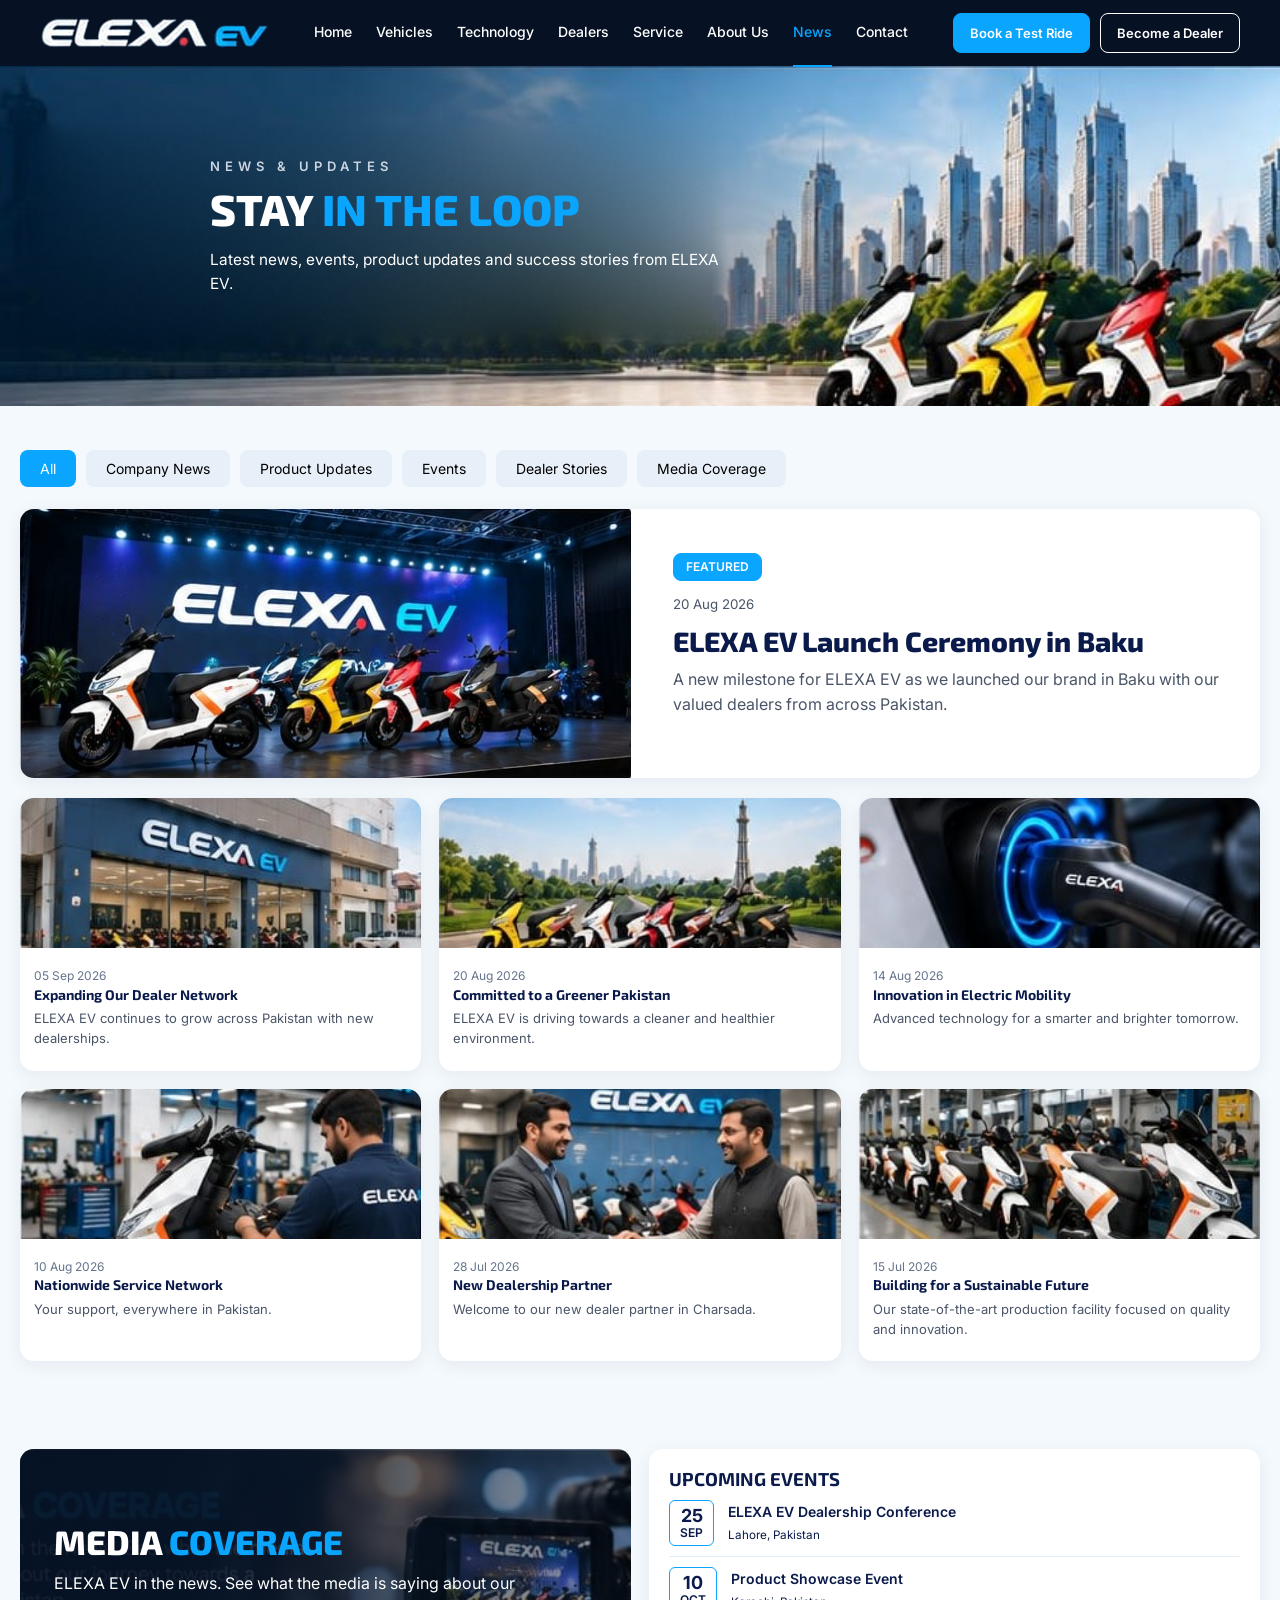
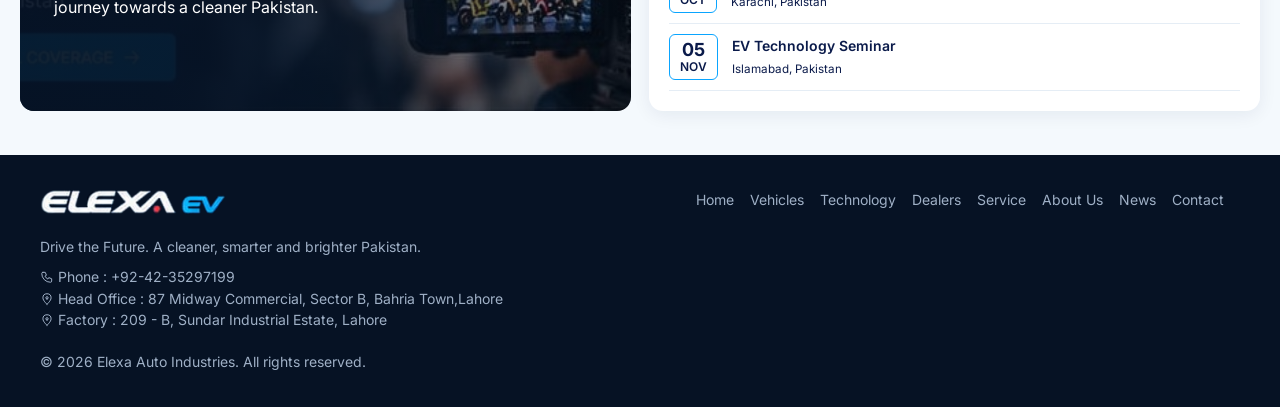
<file: news.html>
<!doctype html>
<html lang="en">
  <head>
    <meta charset="utf-8" />
    <meta name="viewport" content="width=device-width,initial-scale=1" />
        <link rel="canonical" href="https://www.yourdomain.com/PAGE.html" />
    <meta property="og:type" content="website" />
    <meta property="og:site_name" content="ELEXA EV" />
    <meta property="og:title" content="TITLE" />
    <meta property="og:description" content="DESCRIPTION" />
    <meta property="og:url" content="https://www.yourdomain.com/PAGE.html" />
    <meta property="og:image" content="https://www.yourdomain.com/images/og/OGIMAGE.jpg" />
    <meta property="og:image:width" content="1200" />
    <meta property="og:image:height" content="630" />
    <meta name="twitter:card" content="summary_large_image" />
    <title>News & Updates | ELEXA EV</title>
    <link
      href="https://fonts.googleapis.com/css2?family=Exo+2:ital,wght@0,600;0,800;1,800&family=Inter:wght@400;500;600&family=Kaushan+Script&display=swap"
      rel="stylesheet"
    />
    <link rel="stylesheet" href="css/style.css" />
    <!-- Google Analytics 4 -->
<script async src="https://www.googletagmanager.com/gtag/js?id=G-XXXXXXXXXX"></script>
<script>
  window.dataLayer=window.dataLayer||[];function gtag(){dataLayer.push(arguments)}
  gtag('js',new Date());gtag('config','G-XXXXXXXXXX');
</script>
<!-- Meta Pixel -->
<script>
!function(f,b,e,v,n,t,s){if(f.fbq)return;n=f.fbq=function(){n.callMethod?n.callMethod.apply(n,arguments):n.queue.push(arguments)};
if(!f._fbq)f._fbq=n;n.push=n;n.loaded=!0;n.version='2.0';n.queue=[];t=b.createElement(e);t.async=!0;
t.src='https://connect.facebook.net/en_US/fbevents.js';s=b.getElementsByTagName(e)[0];s.parentNode.insertBefore(t,s)}
(window,document,'script');fbq('init','YOUR_PIXEL_ID');fbq('track','PageView');
</script>
  </head>
  <body class="">
    <header class="hd">
      <div class="wrap">
        <a class="logo" href="index.html"
          ><img src="images/logo.png" alt="ELEXA EV"
        /></a>
        <nav class="nav">
          <a href="index.html">Home</a><a href="models.html">Vehicles</a
          ><a href="technology.html">Technology</a
          ><a href="dealers.html">Dealers</a><a href="service.html">Service</a
          ><a href="about.html">About Us</a
          ><a href="news.html" class="on">News</a
          ><a href="contact.html">Contact</a>
        </nav>
        <div class="acts">
          <a class="btn" href="test-ride.html">Book a Test Ride</a
          ><a class="btn w" href="dealers.html#become">Become a Dealer</a>
        </div>
        <button class="tg" aria-label="Menu">&#9776;</button>
      </div>
    </header>
    <section class="hero dk" style="--ar: 1024/215; --tw: 40">
      <img class="bg" src="images/hero_news.jpg" alt="" />
      <div class="wrap">
        <div class="tx">
          <div class="kick">NEWS &amp; UPDATES</div>
          <h1>Stay <span>in the Loop</span></h1>
          <p>
            Latest news, events, product updates and success stories from ELEXA
            EV.
          </p>
          <div class="bt"></div>
        </div>
      </div>
    </section>
    <section class="wrap sec">
      <div class="tabs" style="justify-content: flex-start">
        <button data-k="all" class="on">All</button
        ><button data-k="Company News">Company News</button
        ><button data-k="Product Updates">Product Updates</button
        ><button data-k="Events">Events</button
        ><button data-k="Dealer Stories">Dealer Stories</button
        ><button data-k="Media Coverage">Media Coverage</button>
      </div>
      <div
        class="card g g2"
        style="align-items: center; padding: 0; overflow: hidden"
        data-c="Events"
      >
        <img src="images/news_feat.jpg" alt="" style="width: 100%" />
        <div style="padding: 24px">
          <span class="btn" style="padding: 4px 12px; font-size: 12px"
            >FEATURED</span
          >
          <p style="margin: 10px 0"><small>20 Aug 2026</small></p>
          <h2 style="font-size: 28px; text-transform: none">
            ELEXA EV Launch Ceremony in Baku
          </h2>
          <p style="margin: 10px 0 18px">
            A new milestone for ELEXA EV as we launched our brand in Baku with
            our valued dealers from across Pakistan.
          </p>
          <!-- <a class="btn" href="#"
            >Read More<svg viewBox="0 0 24 24">
              <path d="M5 12h14M13 6l6 6-6 6" /></svg
          ></a> -->
        </div>
      </div>
      <div class="g g3" style="margin-top: 20px">
        <div class="card nw" data-c="Company News">
          <img src="images/n1.jpg" alt="" />
          <div class="b">
            <small>05 Sep 2026</small>
            <h3>Expanding Our Dealer Network</h3>
            <p style="font-size: 13px; margin-bottom: 8px">
              ELEXA EV continues to grow across Pakistan with new dealerships.
            </p>
            <!-- <a class="rm" href="#">READ MORE &rarr;</a> -->
          </div>
        </div>
        <div class="card nw" data-c="Company News">
          <img src="images/n2.jpg" alt="" />
          <div class="b">
            <small>20 Aug 2026</small>
            <h3>Committed to a Greener Pakistan</h3>
            <p style="font-size: 13px; margin-bottom: 8px">
              ELEXA EV is driving towards a cleaner and healthier environment.
            </p>
            <!-- <a class="rm" href="#">READ MORE &rarr;</a> -->
          </div>
        </div>
        <div class="card nw" data-c="Product Updates">
          <img src="images/n3.jpg" alt="" />
          <div class="b">
            <small>14 Aug 2026</small>
            <h3>Innovation in Electric Mobility</h3>
            <p style="font-size: 13px; margin-bottom: 8px">
              Advanced technology for a smarter and brighter tomorrow.
            </p>
            <!-- <a class="rm" href="#">READ MORE &rarr;</a> -->
          </div>
        </div>
        <div class="card nw" data-c="Product Updates">
          <img src="images/n4.jpg" alt="" />
          <div class="b">
            <small>10 Aug 2026</small>
            <h3>Nationwide Service Network</h3>
            <p style="font-size: 13px; margin-bottom: 8px">
              Your support, everywhere in Pakistan.
            </p>
            <!-- <a class="rm" href="#">READ MORE &rarr;</a> -->
          </div>
        </div>
        <div class="card nw" data-c="Dealer Stories">
          <img src="images/n5.jpg" alt="" />
          <div class="b">
            <small>28 Jul 2026</small>
            <h3>New Dealership Partner</h3>
            <p style="font-size: 13px; margin-bottom: 8px">
              Welcome to our new dealer partner in Charsada.
            </p>
            <!-- <a class="rm" href="#">READ MORE &rarr;</a> -->
          </div>
        </div>
        <div class="card nw" data-c="Company News">
          <img src="images/n6.jpg" alt="" />
          <div class="b">
            <small>15 Jul 2026</small>
            <h3>Building for a Sustainable Future</h3>
            <p style="font-size: 13px; margin-bottom: 8px">
              Our state-of-the-art production facility focused on quality and
              innovation.
            </p>
            <!-- <a class="rm" href="#">READ MORE &rarr;</a> -->
          </div>
        </div>
      </div>
    </section>
    <!-- <section class="wrap">
      <div class="sub">
        <div>
          <h2>
            Subscribe to our <span style="color: #0aa5ff">Newsletter</span>
          </h2>
          <p>
            Get the latest updates, product news and exclusive announcements.
          </p>
        </div>
        <form>
          <input
            type="email"
            placeholder="Your Email Address"
            required
          /><button class="btn">Subscribe</button>
          <div class="msg">Thanks for subscribing!</div>
        </form>
      </div>
    </section> -->
    <section class="wrap sec">
      <div class="g g2">
        <div class="ov" data-c="Media Coverage">
          <img src="images/media.jpg" alt="" />
          <div class="tx">
            <h2>Media <span style="color: #0aa5ff">Coverage</span></h2>
            <p style="margin-bottom: 16px">
              ELEXA EV in the news. See what the media is saying about our
              journey towards a cleaner Pakistan.
            </p>
            <!-- < a class="btn" href="#"
             >View All Coverage<svg viewBox="0 0 24 24">
                <path d="M5 12h14M13 6l6 6-6 6" /></svg
            ></a> -->
          </div>
        </div>
        <div class="card">
          <h3>UPCOMING EVENTS</h3>
          <div class="ev">
            <i><b>25</b>SEP</i>
            <div>
              ELEXA EV Dealership Conference<br /><small
                style="font-weight: 400"
                >Lahore, Pakistan</small
              >
            </div>
          </div>
          <div class="ev">
            <i><b>10</b>OCT</i>
            <div>
              Product Showcase Event<br /><small style="font-weight: 400"
                >Karachi, Pakistan</small
              >
            </div>
          </div>
          <div class="ev">
            <i><b>05</b>NOV</i>
            <div>
              EV Technology Seminar<br /><small style="font-weight: 400"
                >Islamabad, Pakistan</small
              >
            </div>
          </div>
        </div>
      </div>
    </section>
    <footer class="ft2">
      <div class="wrap">
        <div>
          <a class="logo logo-f" href="index.html"
            ><img src="images/logo.png" alt="ELEXA EV"
          /></a>
          <p style="margin-top: 8px">
            Drive the Future. A cleaner, smarter and brighter Pakistan.
          </p>
          <p style="margin-top: 8px"><svg class="i" viewBox="0 0 24 24" style="width:14px;height:14px;vertical-align:-2px"><path d="M5 4h4l2 5-2.5 1.5a11 11 0 005 5L15 13l5 2v4a2 2 0 01-2 2A15 15 0 013 6a2 2 0 012-2z"></path></svg>
            Phone : +92-42-35297199</p>
        <p><svg class="i" viewBox="0 0 24 24" style="width:14px;height:14px;vertical-align:-2px"><path d="M12 21s7-6 7-11a7 7 0 10-14 0c0 5 7 11 7 11zM12 12a2 2 0 100-4 2 2 0 000 4z"></path></svg>
        Head Office : 87 Midway Commercial, Sector B, Bahria Town,Lahore</p>
        <p><svg class="i" viewBox="0 0 24 24" style="width:14px;height:14px;vertical-align:-2px"><path d="M12 21s7-6 7-11a7 7 0 10-14 0c0 5 7 11 7 11zM12 12a2 2 0 100-4 2 2 0 000 4z"></path></svg>
        Factory : 209 - B, Sundar Industrial Estate, Lahore</p>
        </div>
        <div>
          <a href="index.html">Home</a><a href="models.html">Vehicles</a
          ><a href="technology.html">Technology</a
          ><a href="dealers.html">Dealers</a><a href="service.html">Service</a
          ><a href="about.html">About Us</a><a href="news.html">News</a
          ><a href="contact.html">Contact</a>
        </div>
        <p>&copy; 2026 Elexa Auto Industries. All rights reserved.</p>
      </div>
    </footer>
    <script src="js/main.js"></script>
  </body>
</html>
</file>
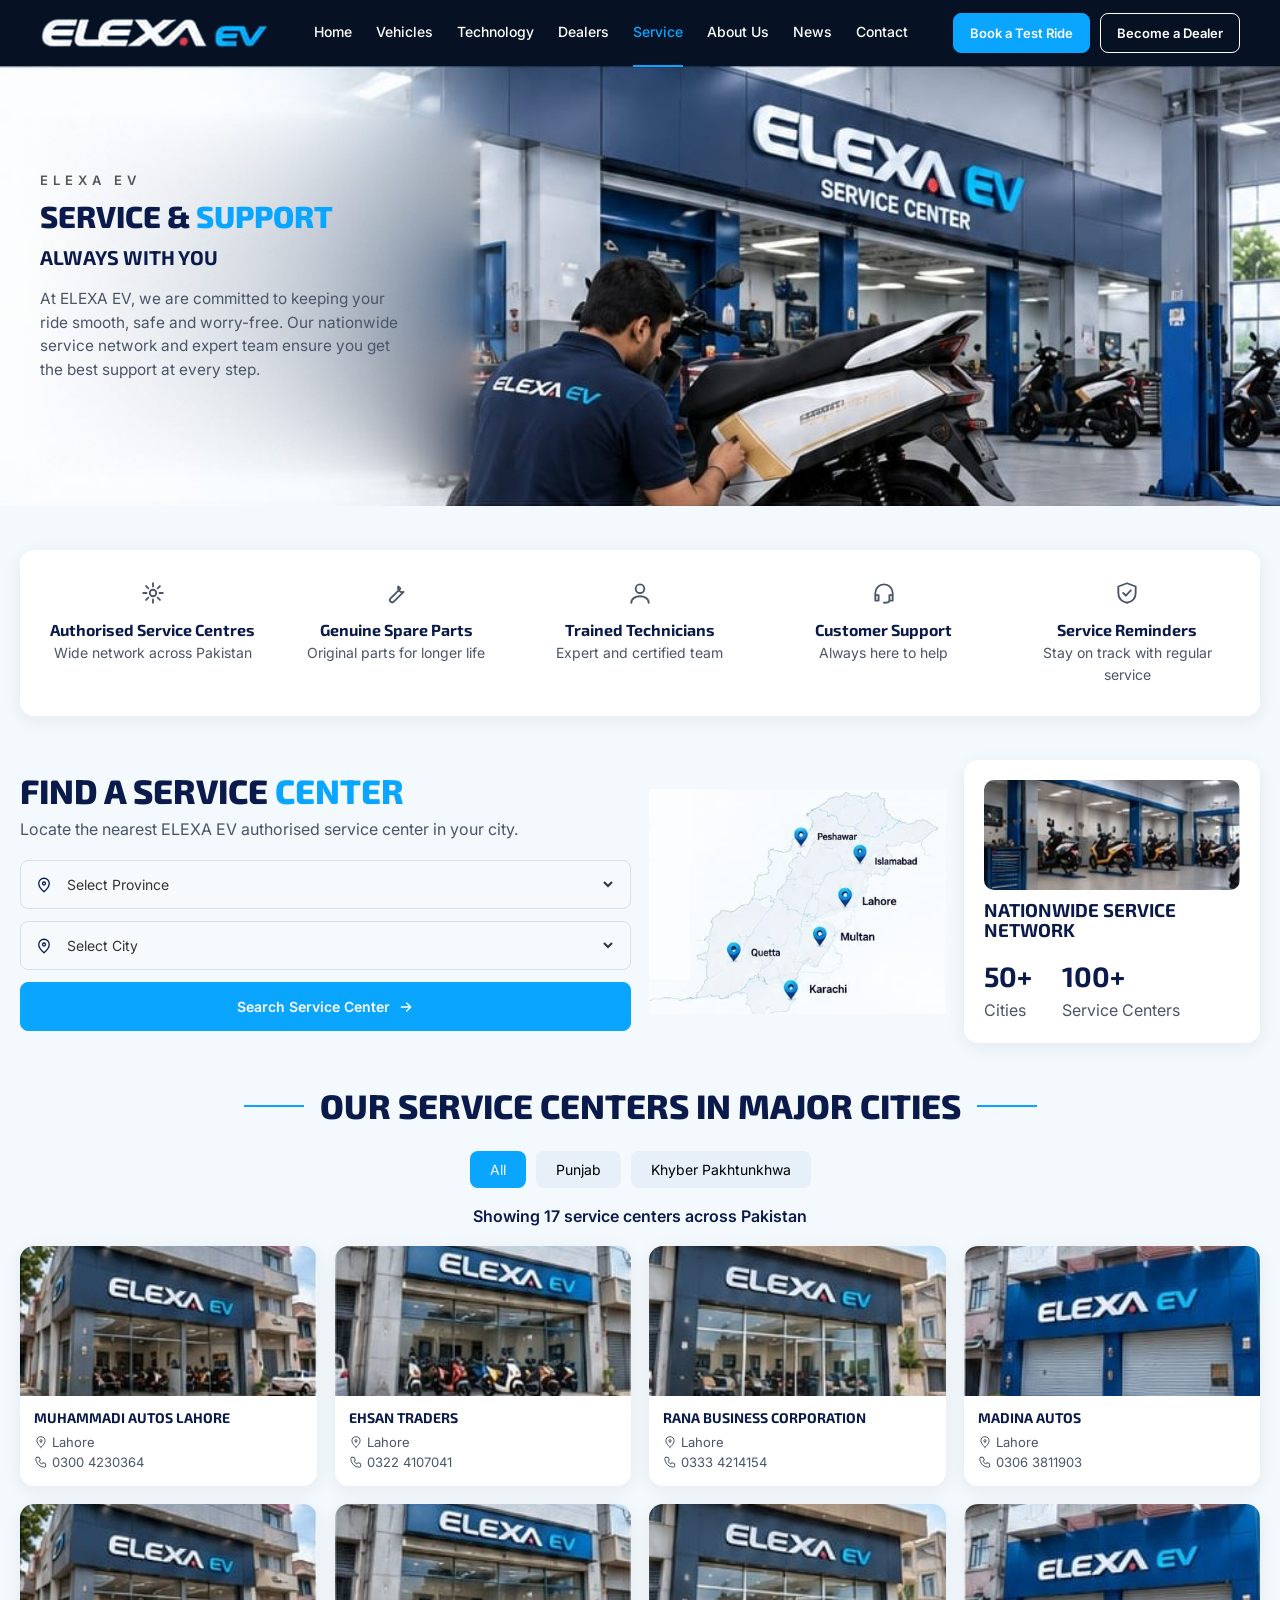
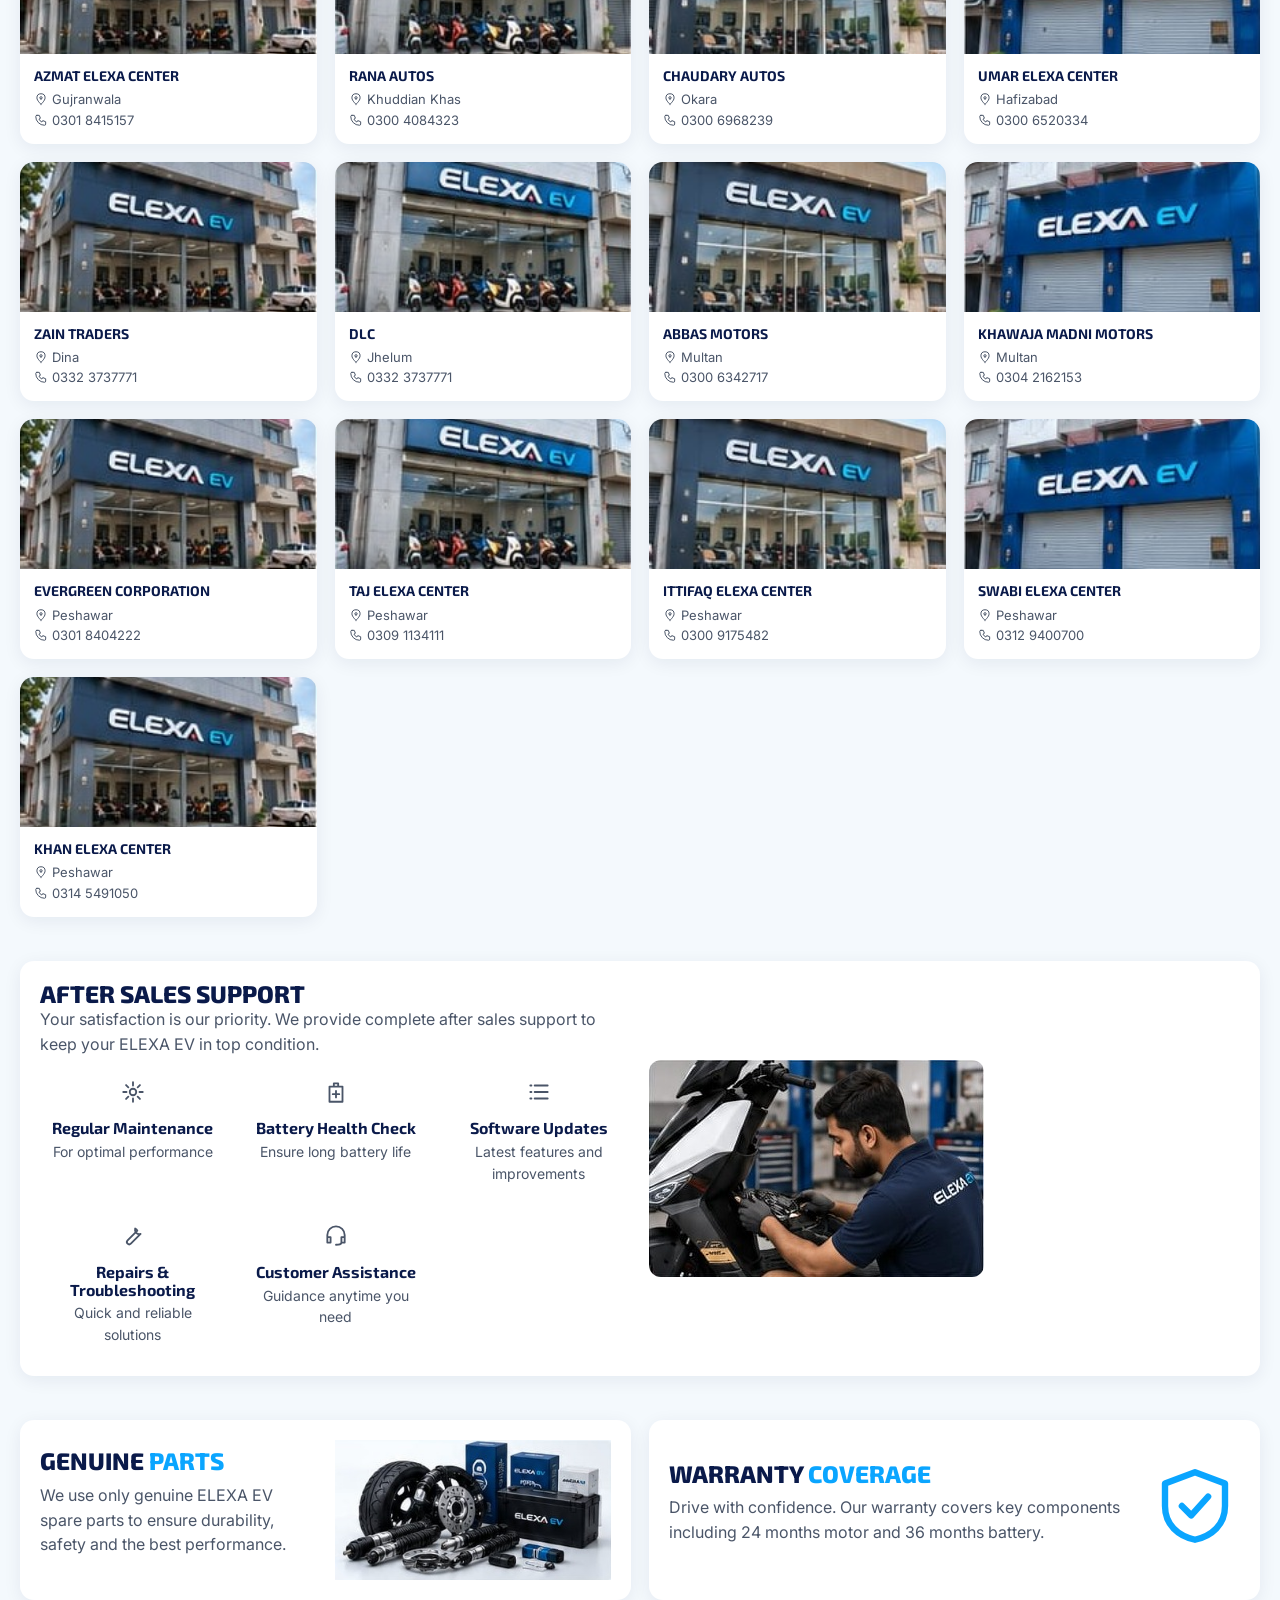
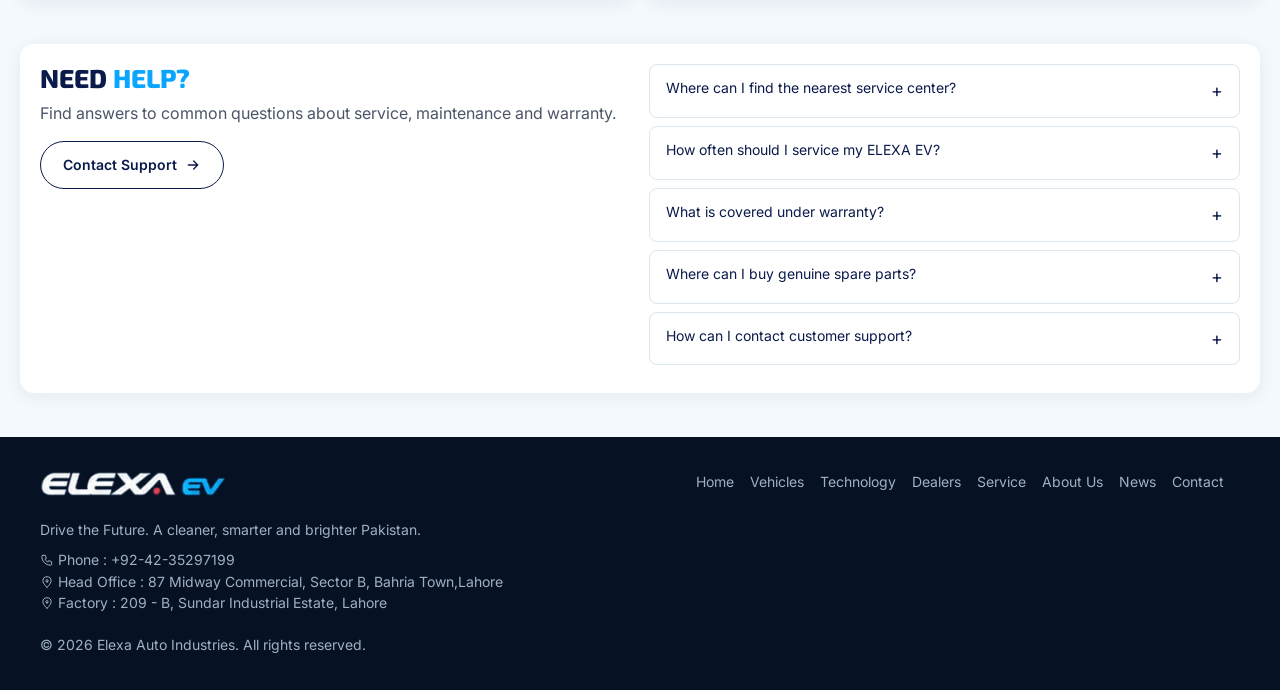
<file: service.html>
<!doctype html>
<html lang="en">
  <head>
    <meta charset="utf-8" />
    <meta name="viewport" content="width=device-width,initial-scale=1" />
        <link rel="canonical" href="https://www.yourdomain.com/PAGE.html" />
    <meta property="og:type" content="website" />
    <meta property="og:site_name" content="ELEXA EV" />
    <meta property="og:title" content="TITLE" />
    <meta property="og:description" content="DESCRIPTION" />
    <meta property="og:url" content="https://www.yourdomain.com/PAGE.html" />
    <meta property="og:image" content="https://www.yourdomain.com/images/og/OGIMAGE.jpg" />
    <meta property="og:image:width" content="1200" />
    <meta property="og:image:height" content="630" />
    <meta name="twitter:card" content="summary_large_image" />
    <title>Service & Support | ELEXA EV</title>
    <link
      href="https://fonts.googleapis.com/css2?family=Exo+2:ital,wght@0,600;0,800;1,800&family=Inter:wght@400;500;600&family=Kaushan+Script&display=swap"
      rel="stylesheet"
    />
    <link rel="stylesheet" href="css/style.css" />
    <!-- Google Analytics 4 -->
<script async src="https://www.googletagmanager.com/gtag/js?id=G-XXXXXXXXXX"></script>
<script>
  window.dataLayer=window.dataLayer||[];function gtag(){dataLayer.push(arguments)}
  gtag('js',new Date());gtag('config','G-XXXXXXXXXX');
</script>
<!-- Meta Pixel -->
<script>
!function(f,b,e,v,n,t,s){if(f.fbq)return;n=f.fbq=function(){n.callMethod?n.callMethod.apply(n,arguments):n.queue.push(arguments)};
if(!f._fbq)f._fbq=n;n.push=n;n.loaded=!0;n.version='2.0';n.queue=[];t=b.createElement(e);t.async=!0;
t.src='https://connect.facebook.net/en_US/fbevents.js';s=b.getElementsByTagName(e)[0];s.parentNode.insertBefore(t,s)}
(window,document,'script');fbq('init','YOUR_PIXEL_ID');fbq('track','PageView');
</script>
  </head>
  <body class="">
    <header class="hd">
      <div class="wrap">
        <a class="logo" href="index.html"
          ><img src="images/logo.png" alt="ELEXA EV"
        /></a>
        <nav class="nav">
          <a href="index.html">Home</a><a href="models.html">Vehicles</a
          ><a href="technology.html">Technology</a
          ><a href="dealers.html">Dealers</a
          ><a href="service.html" class="on">Service</a
          ><a href="about.html">About Us</a><a href="news.html">News</a
          ><a href="contact.html">Contact</a>
        </nav>
        <div class="acts">
          <a class="btn" href="test-ride.html">Book a Test Ride</a
          ><a class="btn w" href="dealers.html#become">Become a Dealer</a>
        </div>
        <button class="tg" aria-label="Menu">&#9776;</button>
      </div>
    </header>
    <section class="hero" style="--ar: 1024/352; --tw: 28">
      <img class="bg" src="images/hero_service.jpg" alt="" />
      <div class="wrap">
        <div class="tx">
          <div class="kick">ELEXA EV</div>
          <h1>Service &amp; <span>Support</span></h1>
          <h4>Always With You</h4>
          <p>
            At ELEXA EV, we are committed to keeping your ride smooth, safe and
            worry-free. Our nationwide service network and expert team ensure
            you get the best support at every step.
          </p>
          <div class="bt"></div>
        </div>
      </div>
    </section>
    <section class="wrap sec">
      <div class="card g g5">
        <div class="ft">
          <svg class="i" viewBox="0 0 24 24">
            <path
              d="M12 15a3 3 0 100-6 3 3 0 000 6zM12 3v3M12 18v3M3 12h3M18 12h3M5.6 5.6l2.1 2.1M16.3 16.3l2.1 2.1M18.4 5.6l-2.1 2.1M7.7 16.3l-2.1 2.1"
            />
          </svg>
          <h3>Authorised Service Centres</h3>
          <p>Wide network across Pakistan</p>
        </div>
        <div class="ft">
          <svg class="i" viewBox="0 0 24 24">
            <path
              d="M14 6a4 4 0 005 5l-9 9a2.1 2.1 0 01-3-3l9-9a4 4 0 00-2-2z"
            />
          </svg>
          <h3>Genuine Spare Parts</h3>
          <p>Original parts for longer life</p>
        </div>
        <div class="ft">
          <svg class="i" viewBox="0 0 24 24">
            <path
              d="M12 12a4 4 0 100-8 4 4 0 000 8zM4 21c0-4 4-6 8-6s8 2 8 6"
            />
          </svg>
          <h3>Trained Technicians</h3>
          <p>Expert and certified team</p>
        </div>
        <div class="ft">
          <svg class="i" viewBox="0 0 24 24">
            <path
              d="M4 14v-2a8 8 0 0116 0v2M4 14h3v5H4zM17 14h3v5h-3zM17 19c0 2-2 2-5 2"
            />
          </svg>
          <h3>Customer Support</h3>
          <p>Always here to help</p>
        </div>
        <div class="ft">
          <svg class="i" viewBox="0 0 24 24">
            <path
              d="M12 3l8 3v6c0 5-3.5 8-8 9-4.5-1-8-4-8-9V6zM8.5 12l2.5 2.5 4.5-5"
            />
          </svg>
          <h3>Service Reminders</h3>
          <p>Stay on track with regular service</p>
        </div>
      </div>
    </section>
    <section class="wrap sec" style="padding-top: 0">
      <div class="g g2" style="align-items: center">
        <div>
          <h2>Find a Service <span>Center</span></h2>
          <p style="margin: 8px 0 18px">
            Locate the nearest ELEXA EV authorised service center in your city.
          </p>
          <form class="frm" id="svForm" data-search>
            <div class="fld">
              <svg class="i" viewBox="0 0 24 24">
                <path
                  d="M12 21s7-6 7-11a7 7 0 10-14 0c0 5 7 11 7 11zM12 12a2 2 0 100-4 2 2 0 000 4z"
                /></svg
              ><select id="svProv" name="province">
                <option value="">Select Province</option>
                <option>Punjab</option>
                <!-- <option>Sindh</option> -->
                <option>Khyber Pakhtunkhwa</option>
                <!-- <option>Balochistan</option>
                <option>Islamabad</option>
                <option>Azad Kashmir</option> -->
              </select>
            </div>
            <div class="fld">
              <svg class="i" viewBox="0 0 24 24">
                <path
                  d="M12 21s7-6 7-11a7 7 0 10-14 0c0 5 7 11 7 11zM12 12a2 2 0 100-4 2 2 0 000 4z"
                /></svg
              ><select id="svCity" name="city">
                <option value="">Select City</option>
              </select>
            </div>
            <button class="btn">
              Search Service Center
              <svg class="" viewBox="0 0 24 24">
                <path d="M5 12h14M13 6l6 6-6 6" />
              </svg>
            </button>
          </form>
        </div>
        <div class="g g2" style="align-items: center">
          <img src="images/map_pk.jpg" alt="" />
          <div class="card">
            <img src="images/svc_center.jpg" class="thumb" alt="" />
            <h3>NATIONWIDE SERVICE NETWORK</h3>
            <div class="nums">
              <div><b>50+</b>Cities</div>
              <div><b>100+</b>Service Centers</div>
            </div>
          </div>
        </div>
      </div>
    </section>
    <section class="wrap sec" id="service-list" style="padding-top: 0">
      <div class="st"><h2>Our Service Centers in Major Cities</h2></div>
      <div class="tabs stabs">
        <button data-k="all" class="on">All</button>
        <button data-k="Punjab">Punjab</button>
        <!-- <button data-k="Sindh">Sindh</button> -->
        <button data-k="Khyber Pakhtunkhwa">Khyber Pakhtunkhwa</button>
        <!-- <button data-k="Balochistan">Balochistan</button>
        <button data-k="Islamabad">Islamabad</button>
        <button data-k="Azad Kashmir">Azad Kashmir</button> -->
      </div>
      <p class="dinfo" id="svInfo"></p>
      <div class="g g4" id="svGrid"></div>
    </section>
    <div class="mapmodal" id="mapModal" role="dialog" aria-modal="true">
      <div class="mm">
        <button class="mx" type="button" aria-label="Close map">&times;</button>
        <h3 id="mmT"></h3>
        <p id="mmA"></p>
        <div class="mmap">
          <div class="mload" id="mmLoad">
            <span class="spin"></span><b>Loading map...</b>
          </div>
          <iframe
            id="mmF"
            title="Location map"
            allowfullscreen
            referrerpolicy="no-referrer-when-downgrade"
          ></iframe>
        </div>
        <a id="mmL" class="btn" target="_blank" rel="noopener"
          >Open in Google Maps</a
        >
      </div>
    </div>
    <section class="wrap sec" style="padding-top: 0">
      <div class="card g g2" style="align-items: center">
        <div>
          <h2 style="font-size: 24px">After Sales Support</h2>
          <p>
            Your satisfaction is our priority. We provide complete after sales
            support to keep your ELEXA EV in top condition.
          </p>
          <div class="g g3" style="margin-top: 12px">
            <div class="ft">
              <svg class="i" viewBox="0 0 24 24">
                <path
                  d="M12 15a3 3 0 100-6 3 3 0 000 6zM12 3v3M12 18v3M3 12h3M18 12h3M5.6 5.6l2.1 2.1M16.3 16.3l2.1 2.1M18.4 5.6l-2.1 2.1M7.7 16.3l-2.1 2.1"
                />
              </svg>
              <h3>Regular Maintenance</h3>
              <p>For optimal performance</p>
            </div>
            <div class="ft">
              <svg class="i" viewBox="0 0 24 24">
                <path d="M6 7h12v14H6zM10 4h4v3h-4zM12 11v6M9 14h6" />
              </svg>
              <h3>Battery Health Check</h3>
              <p>Ensure long battery life</p>
            </div>
            <div class="ft">
              <svg class="i" viewBox="0 0 24 24">
                <path d="M8 6h12M8 12h12M8 18h12M4 6h1M4 12h1M4 18h1" />
              </svg>
              <h3>Software Updates</h3>
              <p>Latest features and improvements</p>
            </div>
            <div class="ft">
              <svg class="i" viewBox="0 0 24 24">
                <path
                  d="M14 6a4 4 0 005 5l-9 9a2.1 2.1 0 01-3-3l9-9a4 4 0 00-2-2z"
                />
              </svg>
              <h3>Repairs &amp; Troubleshooting</h3>
              <p>Quick and reliable solutions</p>
            </div>
            <div class="ft">
              <svg class="i" viewBox="0 0 24 24">
                <path
                  d="M4 14v-2a8 8 0 0116 0v2M4 14h3v5H4zM17 14h3v5h-3zM17 19c0 2-2 2-5 2"
                />
              </svg>
              <h3>Customer Assistance</h3>
              <p>Guidance anytime you need</p>
            </div>
          </div>
        </div>
        <img src="images/svc_mech.jpg" alt="" style="border-radius: 12px" />
      </div>
    </section>
    <section class="wrap sec" style="padding-top: 0">
      <div class="g g2">
        <div class="card g g2" style="align-items: center">
          <div>
            <h2 style="font-size: 24px">Genuine <span>Parts</span></h2>
            <p style="margin: 8px 0 14px">
              We use only genuine ELEXA EV spare parts to ensure durability,
              safety and the best performance.
            </p>
            <!-- <a class="btn" href="#"
              >View Parts<svg viewBox="0 0 24 24">
                <path d="M5 12h14M13 6l6 6-6 6" /></svg
            ></a> -->
          </div>
          <img src="images/svc_parts.jpg" alt="" />
        </div>
        <div
          class="card"
          style="
            display: flex;
            justify-content: space-between;
            align-items: center;
            gap: 16px;
          "
        >
          <div>
            <h2 style="font-size: 24px">Warranty <span>Coverage</span></h2>
            <p style="margin: 8px 0 14px">
              Drive with confidence. Our warranty covers key components
              including 24 months motor and 36 months battery.
            </p>
            <!-- <a class="btn o" href="#"
              >View Warranty Details<svg viewBox="0 0 24 24">
                <path d="M5 12h14M13 6l6 6-6 6" /></svg
            ></a> -->
          </div>
          <div style="color: var(--blue)">
            <svg
              class="i"
              style="width: 90px; height: 90px"
              viewBox="0 0 24 24"
            >
              <path
                d="M12 3l8 3v6c0 5-3.5 8-8 9-4.5-1-8-4-8-9V6zM8.5 12l2.5 2.5 4.5-5"
              />
            </svg>
          </div>
        </div>
      </div>
    </section>
    <section class="wrap sec" style="padding-top: 0">
      <div class="card g g2">
        <div>
          <h2 style="font-size: 26px">Need <span>Help?</span></h2>
          <p style="margin: 8px 0 16px">
            Find answers to common questions about service, maintenance and
            warranty.
          </p>
          <a class="btn o" href="contact.html"
            >Contact Support<svg viewBox="0 0 24 24">
              <path d="M5 12h14M13 6l6 6-6 6" /></svg
          ></a>
        </div>
        <div>
          <details>
            <summary>Where can I find the nearest service center?</summary>
            <p>Use the Find a Service Center tool above.</p>
          </details>
          <details>
            <summary>How often should I service my ELEXA EV?</summary>
            <p>We recommend a check-up every 3 months or 3,000 km.</p>
          </details>
          <details>
            <summary>What is covered under warranty?</summary>
            <p>Motor, battery and controller are covered.</p>
          </details>
          <details>
            <summary>Where can I buy genuine spare parts?</summary>
            <p>At any authorised ELEXA EV service center.</p>
          </details>
          <details>
            <summary>How can I contact customer support?</summary>
            <p>Call +92 42 35297199 or email info@elexaev.pk.</p>
          </details>
        </div>
      </div>
    </section>
    <footer class="ft2">
      <div class="wrap">
        <div>
          <a class="logo logo-f" href="index.html"
            ><img src="images/logo.png" alt="ELEXA EV"
          /></a>
          <p style="margin-top: 8px">
            Drive the Future. A cleaner, smarter and brighter Pakistan.
          </p>
          <p style="margin-top: 8px"><svg class="i" viewBox="0 0 24 24" style="width:14px;height:14px;vertical-align:-2px"><path d="M5 4h4l2 5-2.5 1.5a11 11 0 005 5L15 13l5 2v4a2 2 0 01-2 2A15 15 0 013 6a2 2 0 012-2z"></path></svg>
            Phone : +92-42-35297199</p>
        <p><svg class="i" viewBox="0 0 24 24" style="width:14px;height:14px;vertical-align:-2px"><path d="M12 21s7-6 7-11a7 7 0 10-14 0c0 5 7 11 7 11zM12 12a2 2 0 100-4 2 2 0 000 4z"></path></svg>
        Head Office : 87 Midway Commercial, Sector B, Bahria Town,Lahore</p>
        <p><svg class="i" viewBox="0 0 24 24" style="width:14px;height:14px;vertical-align:-2px"><path d="M12 21s7-6 7-11a7 7 0 10-14 0c0 5 7 11 7 11zM12 12a2 2 0 100-4 2 2 0 000 4z"></path></svg>
        Factory : 209 - B, Sundar Industrial Estate, Lahore</p>
        </div>
        <div>
          <a href="index.html">Home</a><a href="models.html">Vehicles</a
          ><a href="technology.html">Technology</a
          ><a href="dealers.html">Dealers</a><a href="service.html">Service</a
          ><a href="about.html">About Us</a><a href="news.html">News</a
          ><a href="contact.html">Contact</a>
        </div>
        <p>&copy; 2026 Elexa Auto Industries. All rights reserved.</p>
      </div>
    </footer>
    <script src="js/main.js"></script>
  </body>
</html>
</file>
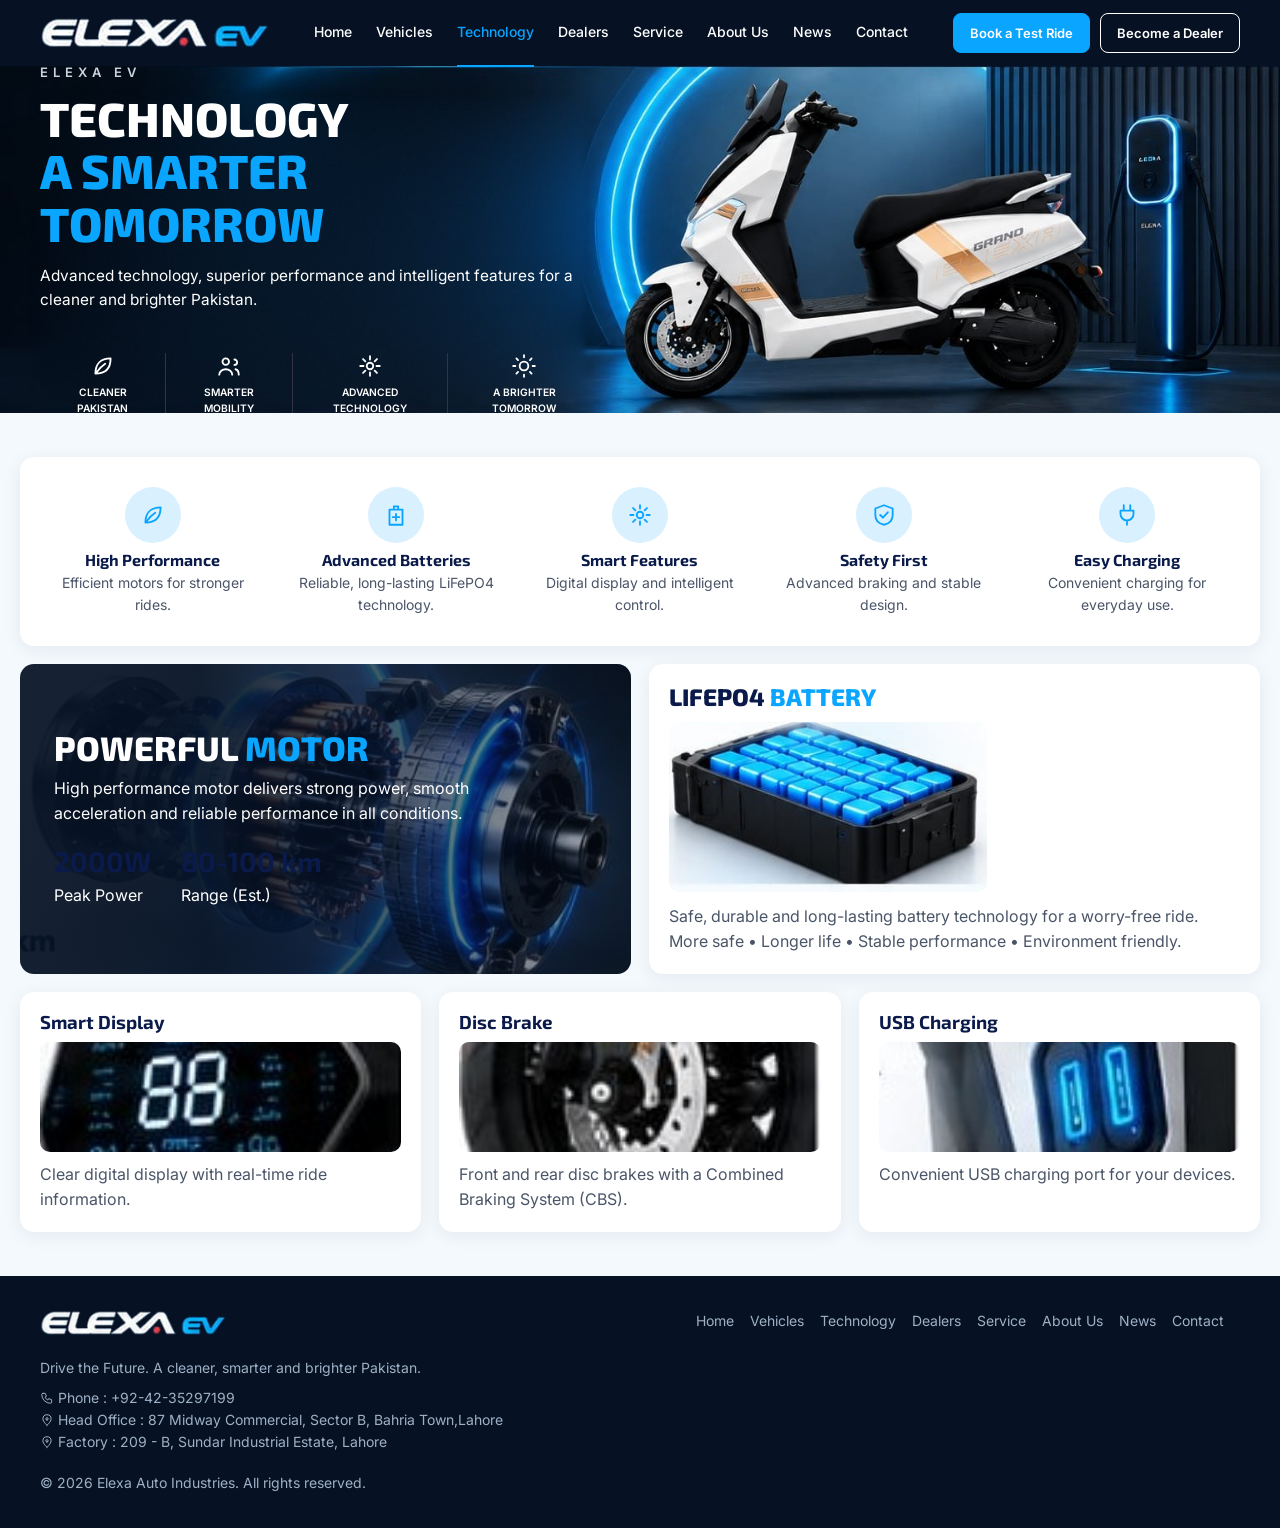
<file: technology.html>
<!doctype html>
<html lang="en">
  <head>
    <meta charset="utf-8" />
    <meta name="viewport" content="width=device-width,initial-scale=1" />
        <link rel="canonical" href="https://www.yourdomain.com/PAGE.html" />
    <meta property="og:type" content="website" />
    <meta property="og:site_name" content="ELEXA EV" />
    <meta property="og:title" content="TITLE" />
    <meta property="og:description" content="DESCRIPTION" />
    <meta property="og:url" content="https://www.yourdomain.com/PAGE.html" />
    <meta property="og:image" content="https://www.yourdomain.com/images/og/OGIMAGE.jpg" />
    <meta property="og:image:width" content="1200" />
    <meta property="og:image:height" content="630" />
    <meta name="twitter:card" content="summary_large_image" />
    <title>Technology | ELEXA EV</title>
    <link
      href="https://fonts.googleapis.com/css2?family=Exo+2:ital,wght@0,600;0,800;1,800&family=Inter:wght@400;500;600&family=Kaushan+Script&display=swap"
      rel="stylesheet"
    />
    <link rel="stylesheet" href="css/style.css" />
    <!-- Google Analytics 4 -->
<script async src="https://www.googletagmanager.com/gtag/js?id=G-XXXXXXXXXX"></script>
<script>
  window.dataLayer=window.dataLayer||[];function gtag(){dataLayer.push(arguments)}
  gtag('js',new Date());gtag('config','G-XXXXXXXXXX');
</script>
<!-- Meta Pixel -->
<script>
!function(f,b,e,v,n,t,s){if(f.fbq)return;n=f.fbq=function(){n.callMethod?n.callMethod.apply(n,arguments):n.queue.push(arguments)};
if(!f._fbq)f._fbq=n;n.push=n;n.loaded=!0;n.version='2.0';n.queue=[];t=b.createElement(e);t.async=!0;
t.src='https://connect.facebook.net/en_US/fbevents.js';s=b.getElementsByTagName(e)[0];s.parentNode.insertBefore(t,s)}
(window,document,'script');fbq('init','YOUR_PIXEL_ID');fbq('track','PageView');
</script>
  </head>
  <body class="">
    <header class="hd">
      <div class="wrap">
        <a class="logo" href="index.html"
          ><img src="images/logo.png" alt="ELEXA EV"
        /></a>
        <nav class="nav">
          <a href="index.html">Home</a><a href="models.html">Vehicles</a
          ><a href="technology.html" class="on">Technology</a
          ><a href="dealers.html">Dealers</a><a href="service.html">Service</a
          ><a href="about.html">About Us</a><a href="news.html">News</a
          ><a href="contact.html">Contact</a>
        </nav>
        <div class="acts">
          <a class="btn" href="test-ride.html">Book a Test Ride</a
          ><a class="btn w" href="dealers.html#become">Become a Dealer</a>
        </div>
        <button class="tg" aria-label="Menu">&#9776;</button>
      </div>
    </header>
    <section class="hero dk" style="--ar: 1536/416; --tw: 44">
      <img class="bg" src="images/hero_tech.jpg" alt="" />
      <div class="wrap">
        <div class="tx">
          <div class="kick">ELEXA EV</div>
          <h1>
            Technology <span style="display: block">A Smarter Tomorrow</span>
          </h1>
          <p>
            Advanced technology, superior performance and intelligent features
            for a cleaner and brighter Pakistan.
          </p>
          <div class="bt"></div>
          <div class="mini">
            <div>
              <svg class="i" viewBox="0 0 24 24">
                <path
                  d="M5 19c0-9 5-14 14-14 0 9-5 14-14 14zM5 19c3-4 6-7 9-9"
                /></svg
              >Cleaner Pakistan
            </div>
            <div>
              <svg class="i" viewBox="0 0 24 24">
                <path
                  d="M9 11a3 3 0 100-6 3 3 0 000 6zM3 20c0-3 3-5 6-5s6 2 6 5M17 11a2.5 2.5 0 100-5M18 15c2 .5 3 2 3 5"
                /></svg
              >Smarter Mobility
            </div>
            <div>
              <svg class="i" viewBox="0 0 24 24">
                <path
                  d="M12 15a3 3 0 100-6 3 3 0 000 6zM12 3v3M12 18v3M3 12h3M18 12h3M5.6 5.6l2.1 2.1M16.3 16.3l2.1 2.1M18.4 5.6l-2.1 2.1M7.7 16.3l-2.1 2.1"
                /></svg
              >Advanced Technology
            </div>
            <div>
              <svg class="i" viewBox="0 0 24 24">
                <path
                  d="M12 16a4 4 0 100-8 4 4 0 000 8zM12 2v2M12 20v2M2 12h2M20 12h2M5 5l1.5 1.5M17.5 17.5L19 19M19 5l-1.5 1.5M6.5 17.5L5 19"
                /></svg
              >A Brighter Tomorrow
            </div>
          </div>
        </div>
      </div>
    </section>
    <section class="wrap sec">
      <div class="card g g5">
        <div class="ft">
          <div class="ic">
            <svg class="i" viewBox="0 0 24 24">
              <path d="M5 19c0-9 5-14 14-14 0 9-5 14-14 14zM5 19c3-4 6-7 9-9" />
            </svg>
          </div>
          <h3>High Performance</h3>
          <p>Efficient motors for stronger rides.</p>
        </div>
        <div class="ft">
          <div class="ic">
            <svg class="i" viewBox="0 0 24 24">
              <path d="M6 7h12v14H6zM10 4h4v3h-4zM12 11v6M9 14h6" />
            </svg>
          </div>
          <h3>Advanced Batteries</h3>
          <p>Reliable, long-lasting LiFePO4 technology.</p>
        </div>
        <div class="ft">
          <div class="ic">
            <svg class="i" viewBox="0 0 24 24">
              <path
                d="M12 15a3 3 0 100-6 3 3 0 000 6zM12 3v3M12 18v3M3 12h3M18 12h3M5.6 5.6l2.1 2.1M16.3 16.3l2.1 2.1M18.4 5.6l-2.1 2.1M7.7 16.3l-2.1 2.1"
              />
            </svg>
          </div>
          <h3>Smart Features</h3>
          <p>Digital display and intelligent control.</p>
        </div>
        <div class="ft">
          <div class="ic">
            <svg class="i" viewBox="0 0 24 24">
              <path
                d="M12 3l8 3v6c0 5-3.5 8-8 9-4.5-1-8-4-8-9V6zM8.5 12l2.5 2.5 4.5-5"
              />
            </svg>
          </div>
          <h3>Safety First</h3>
          <p>Advanced braking and stable design.</p>
        </div>
        <div class="ft">
          <div class="ic">
            <svg class="i" viewBox="0 0 24 24">
              <path d="M9 3v5M15 3v5M6 8h12v3a6 6 0 01-12 0zM12 17v4" />
            </svg>
          </div>
          <h3>Easy Charging</h3>
          <p>Convenient charging for everyday use.</p>
        </div>
      </div>
      <div class="g g2" style="margin-top: 18px">
        <div class="ov" style="min-height: 300px">
          <img src="images/tech_motor.jpg" alt="" />
          <div class="tx">
            <h2>Powerful <span>Motor</span></h2>
            <p>
              High performance motor delivers strong power, smooth acceleration
              and reliable performance in all conditions.
            </p>
            <div class="nums">
              <div><b>2000W</b>Peak Power</div>
              <div><b>80-100 km</b>Range (Est.)</div>
            </div>
          </div>
        </div>
        <div class="card">
          <h2 style="font-size: 24px">LiFePO4 <span>Battery</span></h2>
          <img
            src="images/tech_battery.jpg"
            alt=""
            style="
              height: 170px;
              object-fit: cover;
              border-radius: 10px;
              margin: 12px 0;
            "
          />
          <p>
            Safe, durable and long-lasting battery technology for a worry-free
            ride. More safe &bull; Longer life &bull; Stable performance &bull;
            Environment friendly.
          </p>
        </div>
      </div>
      <div class="g g3" style="margin-top: 18px">
        <div class="card">
          <h3>Smart Display</h3>
          <img
            class="thumb"
            src="images/tech_display.jpg"
            alt=""
            style="margin-top: 10px"
          />
          <p>Clear digital display with real-time ride information.</p>
        </div>
        <div class="card">
          <h3>Disc Brake</h3>
          <img
            class="thumb"
            src="images/tech_brake.jpg"
            alt=""
            style="margin-top: 10px"
          />
          <p>Front and rear disc brakes with a Combined Braking System (CBS).</p>
        </div>
        <div class="card">
          <h3>USB Charging</h3>
          <img
            class="thumb"
            src="images/tech_usb.jpg"
            alt=""
            style="margin-top: 10px"
          />
          <p>Convenient USB charging port for your devices.</p>
        </div>
      </div>
    </section>
    <footer class="ft2">
      <div class="wrap">
        <div>
          <a class="logo logo-f" href="index.html"
            ><img src="images/logo.png" alt="ELEXA EV"
          /></a>
          <p style="margin-top: 8px">
            Drive the Future. A cleaner, smarter and brighter Pakistan.
          </p>
          <p style="margin-top: 8px"><svg class="i" viewBox="0 0 24 24" style="width:14px;height:14px;vertical-align:-2px"><path d="M5 4h4l2 5-2.5 1.5a11 11 0 005 5L15 13l5 2v4a2 2 0 01-2 2A15 15 0 013 6a2 2 0 012-2z"></path></svg>
            Phone : +92-42-35297199</p>
        <p><svg class="i" viewBox="0 0 24 24" style="width:14px;height:14px;vertical-align:-2px"><path d="M12 21s7-6 7-11a7 7 0 10-14 0c0 5 7 11 7 11zM12 12a2 2 0 100-4 2 2 0 000 4z"></path></svg>
        Head Office : 87 Midway Commercial, Sector B, Bahria Town,Lahore</p>
        <p><svg class="i" viewBox="0 0 24 24" style="width:14px;height:14px;vertical-align:-2px"><path d="M12 21s7-6 7-11a7 7 0 10-14 0c0 5 7 11 7 11zM12 12a2 2 0 100-4 2 2 0 000 4z"></path></svg>
        Factory : 209 - B, Sundar Industrial Estate, Lahore</p>
        </div>
        <div>
          <a href="index.html">Home</a><a href="models.html">Vehicles</a
          ><a href="technology.html">Technology</a
          ><a href="dealers.html">Dealers</a><a href="service.html">Service</a
          ><a href="about.html">About Us</a><a href="news.html">News</a
          ><a href="contact.html">Contact</a>
        </div>
        <p>&copy; 2026 Elexa Auto Industries. All rights reserved.</p>
      </div>
    </footer>
    <script src="js/main.js"></script>
  </body>
</html>
</file>
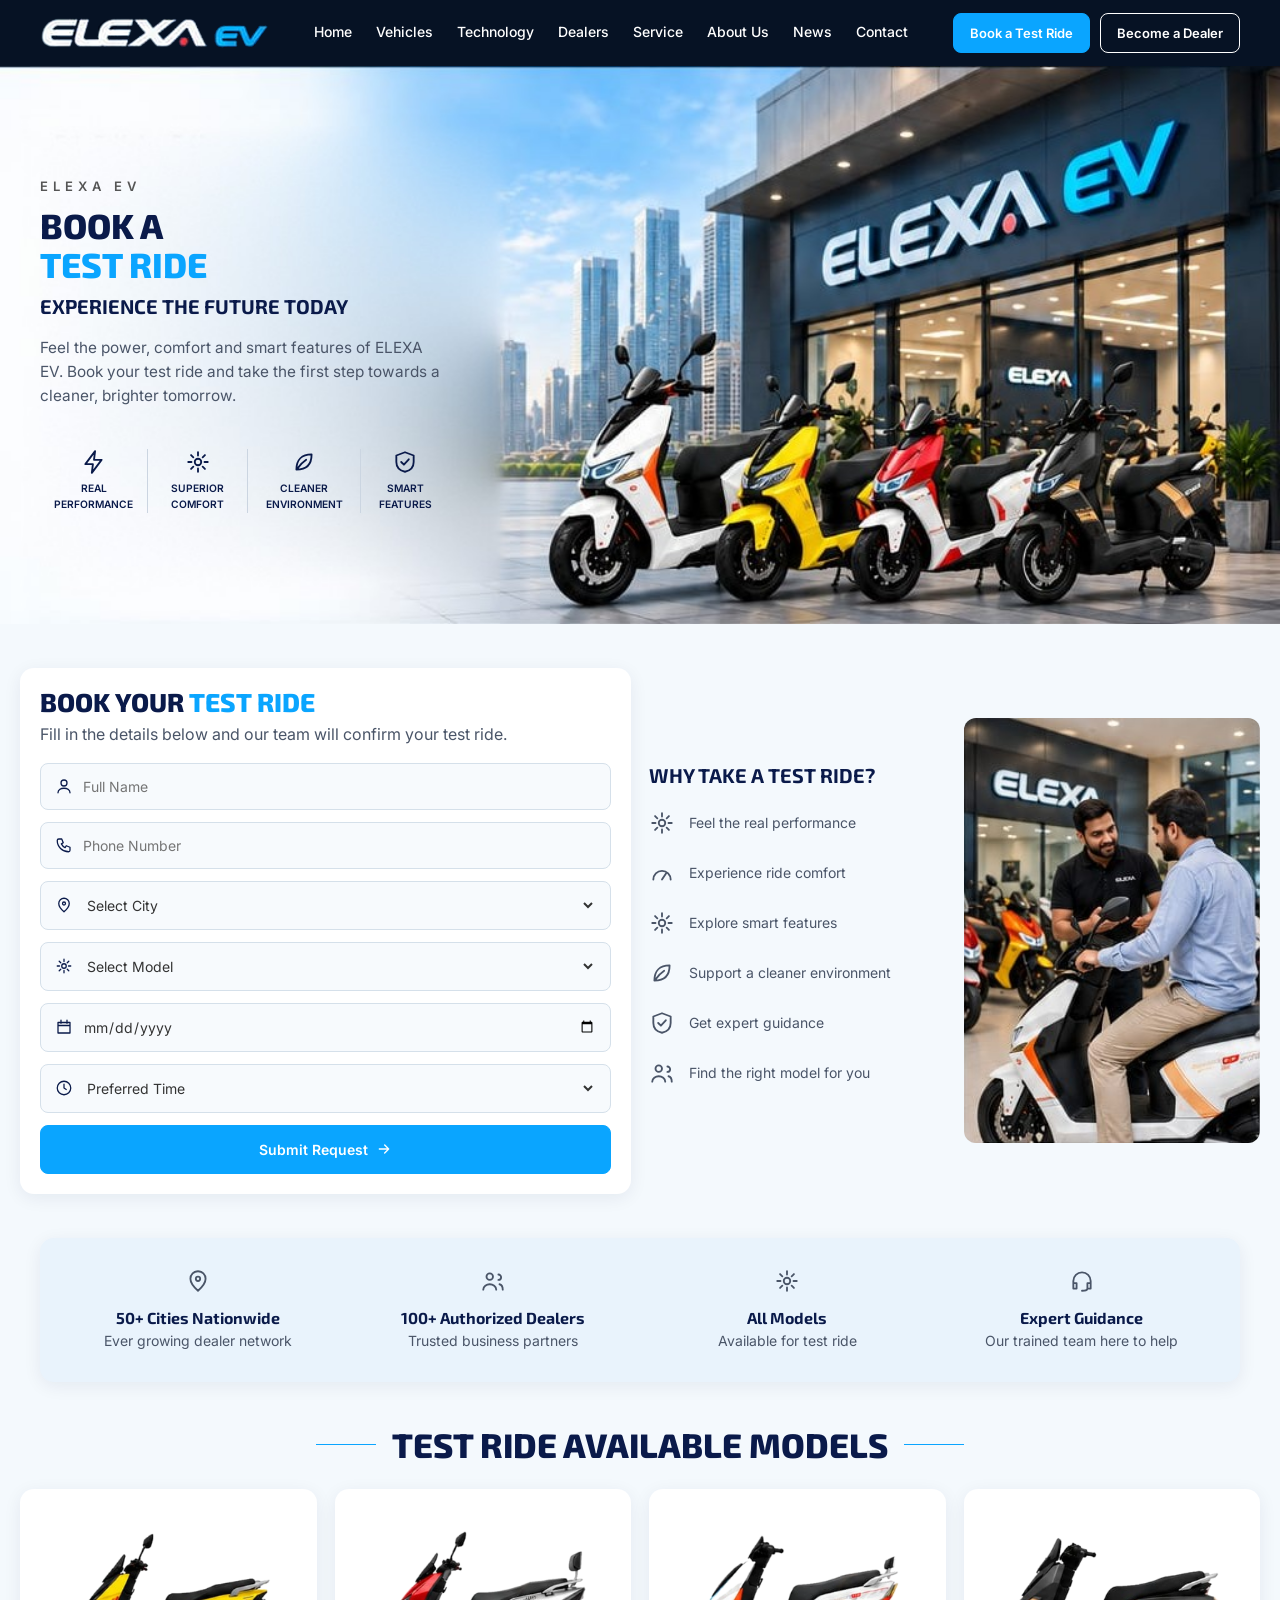
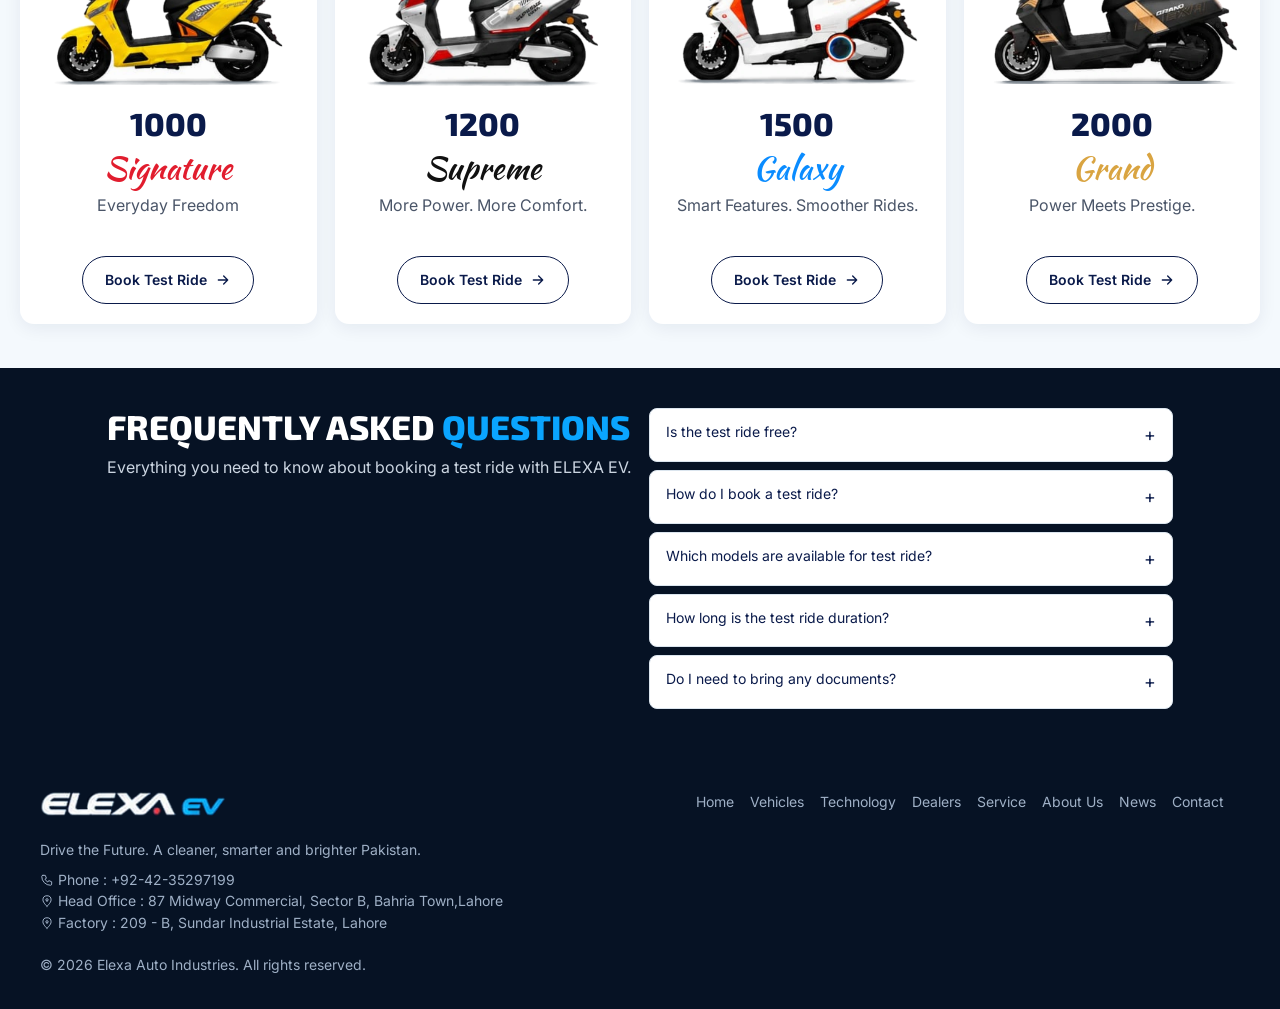
<file: test-ride.html>
<!doctype html>
<html lang="en">
  <head>
    <meta charset="utf-8" />
    <meta name="viewport" content="width=device-width,initial-scale=1" />
        <link rel="canonical" href="https://www.yourdomain.com/PAGE.html" />
    <meta property="og:type" content="website" />
    <meta property="og:site_name" content="ELEXA EV" />
    <meta property="og:title" content="TITLE" />
    <meta property="og:description" content="DESCRIPTION" />
    <meta property="og:url" content="https://www.yourdomain.com/PAGE.html" />
    <meta property="og:image" content="https://www.yourdomain.com/images/og/OGIMAGE.jpg" />
    <meta property="og:image:width" content="1200" />
    <meta property="og:image:height" content="630" />
    <meta name="twitter:card" content="summary_large_image" />
    <title>Book a Test Ride | ELEXA EV</title>
    <link
      href="https://fonts.googleapis.com/css2?family=Exo+2:ital,wght@0,600;0,800;1,800&family=Inter:wght@400;500;600&family=Kaushan+Script&display=swap"
      rel="stylesheet"
    />
    <link rel="stylesheet" href="css/style.css" />
    <!-- Google Analytics 4 -->
<script async src="https://www.googletagmanager.com/gtag/js?id=G-XXXXXXXXXX"></script>
<script>
  window.dataLayer=window.dataLayer||[];function gtag(){dataLayer.push(arguments)}
  gtag('js',new Date());gtag('config','G-XXXXXXXXXX');
</script>
<!-- Meta Pixel -->
<script>
!function(f,b,e,v,n,t,s){if(f.fbq)return;n=f.fbq=function(){n.callMethod?n.callMethod.apply(n,arguments):n.queue.push(arguments)};
if(!f._fbq)f._fbq=n;n.push=n;n.loaded=!0;n.version='2.0';n.queue=[];t=b.createElement(e);t.async=!0;
t.src='https://connect.facebook.net/en_US/fbevents.js';s=b.getElementsByTagName(e)[0];s.parentNode.insertBefore(t,s)}
(window,document,'script');fbq('init','YOUR_PIXEL_ID');fbq('track','PageView');
</script>
  </head>
  <body class="">
    <header class="hd">
      <div class="wrap">
        <a class="logo" href="index.html"
          ><img src="images/logo.png" alt="ELEXA EV"
        /></a>
        <nav class="nav">
          <a href="index.html">Home</a><a href="models.html">Vehicles</a
          ><a href="technology.html">Technology</a
          ><a href="dealers.html">Dealers</a><a href="service.html">Service</a
          ><a href="about.html">About Us</a><a href="news.html">News</a
          ><a href="contact.html">Contact</a>
        </nav>
        <div class="acts">
          <a class="btn" href="test-ride.html">Book a Test Ride</a
          ><a class="btn w" href="dealers.html#become">Become a Dealer</a>
        </div>
        <button class="tg" aria-label="Menu">&#9776;</button>
      </div>
    </header>
    <section class="hero" style="--ar: 1024/446; --tw: 32">
      <img class="bg" src="images/hero_ride.jpg" alt="" />
      <div class="wrap">
        <div class="tx">
          <div class="kick">ELEXA EV</div>
          <h1>Book a <span style="display: block">Test Ride</span></h1>
          <h4>Experience the Future Today</h4>
          <p>
            Feel the power, comfort and smart features of ELEXA EV. Book your
            test ride and take the first step towards a cleaner, brighter
            tomorrow.
          </p>
          <div class="bt"></div>
          <div class="mini">
            <div>
              <svg class="i" viewBox="0 0 24 24">
                <path d="M13 2L4 14h7l-1 8 9-12h-7z" /></svg
              >Real Performance
            </div>
            <div>
              <svg class="i" viewBox="0 0 24 24">
                <path
                  d="M12 15a3 3 0 100-6 3 3 0 000 6zM12 3v3M12 18v3M3 12h3M18 12h3M5.6 5.6l2.1 2.1M16.3 16.3l2.1 2.1M18.4 5.6l-2.1 2.1M7.7 16.3l-2.1 2.1"
                /></svg
              >Superior Comfort
            </div>
            <div>
              <svg class="i" viewBox="0 0 24 24">
                <path
                  d="M5 19c0-9 5-14 14-14 0 9-5 14-14 14zM5 19c3-4 6-7 9-9"
                /></svg
              >Cleaner Environment
            </div>
            <div>
              <svg class="i" viewBox="0 0 24 24">
                <path
                  d="M12 3l8 3v6c0 5-3.5 8-8 9-4.5-1-8-4-8-9V6zM8.5 12l2.5 2.5 4.5-5"
                /></svg
              >Smart Features
            </div>
          </div>
        </div>
      </div>
    </section>
    <section class="wrap sec">
      <div class="g g2">
        <div class="card" id="book">
          <h2 style="font-size: 26px">Book Your <span>Test Ride</span></h2>
          <p style="margin: 6px 0 16px">
            Fill in the details below and our team will confirm your test ride.
          </p>
          <form class="frm" data-wa="New Test Ride Request">
            <div class="fld">
              <svg class="i" viewBox="0 0 24 24">
                <path
                  d="M12 12a4 4 0 100-8 4 4 0 000 8zM4 21c0-4 4-6 8-6s8 2 8 6"
                /></svg
              ><input
                name="name"
                data-label="Full Name"
                placeholder="Full Name"
                required
              />
            </div>
            <div class="fld">
              <svg class="i" viewBox="0 0 24 24">
                <path
                  d="M5 4h4l2 5-2.5 1.5a11 11 0 005 5L15 13l5 2v4a2 2 0 01-2 2A15 15 0 013 6a2 2 0 012-2z"
                /></svg
              ><input
                type="tel"
                name="phone"
                data-label="Phone"
                placeholder="Phone Number"
                required
              />
            </div>
            <div class="fld">
              <svg class="i" viewBox="0 0 24 24">
                <path
                  d="M12 21s7-6 7-11a7 7 0 10-14 0c0 5 7 11 7 11zM12 12a2 2 0 100-4 2 2 0 000 4z"
                /></svg
              ><select name="city" data-label="City" required>
                <option value="">Select City</option>
                <option>Lahore</option>
                <option>Karachi</option>
                <option>Islamabad</option>
                <option>Rawalpindi</option>
                <option>Faisalabad</option>
                <option>Multan</option>
                <option>Peshawar</option>
                <option>Quetta</option>
                <option>Hyderabad</option>
                <option>Sukkur</option>
                <option>Mardan</option>
                <option>Charsada</option>
                <option>Swabi</option>
                <option>Kasur</option>
                <option>Muzaffarabad</option>
              </select>
            </div>
            <div class="fld">
              <svg class="i" viewBox="0 0 24 24">
                <path
                  d="M12 15a3 3 0 100-6 3 3 0 000 6zM12 3v3M12 18v3M3 12h3M18 12h3M5.6 5.6l2.1 2.1M16.3 16.3l2.1 2.1M18.4 5.6l-2.1 2.1M7.7 16.3l-2.1 2.1"
                /></svg
              ><select name="model" data-label="Model" required>
                <option value="">Select Model</option>
                <option>1000 Signature</option>
                <option>1200 Supreme</option>
                <option>1500 Galaxy</option>
                <option>2000 Grand</option>
              </select>
            </div>
            <div class="fld">
              <svg class="i" viewBox="0 0 24 24">
                <path d="M4 6h16v14H4zM4 10h16M8 3v4M16 3v4" /></svg
              ><input
                type="date"
                name="date"
                data-label="Preferred Date"
                required
              />
            </div>
            <div class="fld">
              <svg class="i" viewBox="0 0 24 24">
                <path d="M12 21a9 9 0 100-18 9 9 0 000 18zM12 7v5l3 2" /></svg
              ><select name="time" data-label="Preferred Time" required>
                <option value="">Preferred Time</option>
                <option>10:00 AM</option>
                <option>12:00 PM</option>
                <option>2:00 PM</option>
                <option>4:00 PM</option>
              </select>
            </div>
            <button class="btn">
              Submit Request
              <svg class="" viewBox="0 0 24 24">
                <path d="M5 12h14M13 6l6 6-6 6" />
              </svg>
            </button>
            <div class="msg">
              Opening WhatsApp with your test ride request... If nothing opens,
              please allow pop-ups for this site.
            </div>
          </form>
        </div>
        <div class="g g2" style="align-items: center">
          <div>
            <h3 style="font-size: 20px; margin-bottom: 12px">
              WHY TAKE A TEST RIDE?
            </h3>
            <div class="ci" style="border: 0; align-items: center">
              <svg class="i" viewBox="0 0 24 24">
                <path
                  d="M12 15a3 3 0 100-6 3 3 0 000 6zM12 3v3M12 18v3M3 12h3M18 12h3M5.6 5.6l2.1 2.1M16.3 16.3l2.1 2.1M18.4 5.6l-2.1 2.1M7.7 16.3l-2.1 2.1"
                /></svg
              ><span>Feel the real performance</span>
            </div>
            <div class="ci" style="border: 0; align-items: center">
              <svg class="i" viewBox="0 0 24 24">
                <path d="M4 18a8 8 0 1116 0M12 18l4-6" /></svg
              ><span>Experience ride comfort</span>
            </div>
            <div class="ci" style="border: 0; align-items: center">
              <svg class="i" viewBox="0 0 24 24">
                <path
                  d="M12 15a3 3 0 100-6 3 3 0 000 6zM12 3v3M12 18v3M3 12h3M18 12h3M5.6 5.6l2.1 2.1M16.3 16.3l2.1 2.1M18.4 5.6l-2.1 2.1M7.7 16.3l-2.1 2.1"
                /></svg
              ><span>Explore smart features</span>
            </div>
            <div class="ci" style="border: 0; align-items: center">
              <svg class="i" viewBox="0 0 24 24">
                <path
                  d="M5 19c0-9 5-14 14-14 0 9-5 14-14 14zM5 19c3-4 6-7 9-9"
                /></svg
              ><span>Support a cleaner environment</span>
            </div>
            <div class="ci" style="border: 0; align-items: center">
              <svg class="i" viewBox="0 0 24 24">
                <path
                  d="M12 3l8 3v6c0 5-3.5 8-8 9-4.5-1-8-4-8-9V6zM8.5 12l2.5 2.5 4.5-5"
                /></svg
              ><span>Get expert guidance</span>
            </div>
            <div class="ci" style="border: 0; align-items: center">
              <svg class="i" viewBox="0 0 24 24">
                <path
                  d="M9 11a3 3 0 100-6 3 3 0 000 6zM3 20c0-3 3-5 6-5s6 2 6 5M17 11a2.5 2.5 0 100-5M18 15c2 .5 3 2 3 5"
                /></svg
              ><span>Find the right model for you</span>
            </div>
          </div>
          <img
            src="images/ride_dealer.jpg"
            alt=""
            style="border-radius: 12px; width: 100%"
          />
        </div>
      </div>
    </section>
    <section class="wrap">
      <div class="card g g4" style="background: #e9f3fc">
        <div class="ft">
          <svg class="i" viewBox="0 0 24 24">
            <path
              d="M12 21s7-6 7-11a7 7 0 10-14 0c0 5 7 11 7 11zM12 12a2 2 0 100-4 2 2 0 000 4z"
            />
          </svg>
          <h3>50+ Cities Nationwide</h3>
          <p>Ever growing dealer network</p>
        </div>
        <div class="ft">
          <svg class="i" viewBox="0 0 24 24">
            <path
              d="M9 11a3 3 0 100-6 3 3 0 000 6zM3 20c0-3 3-5 6-5s6 2 6 5M17 11a2.5 2.5 0 100-5M18 15c2 .5 3 2 3 5"
            />
          </svg>
          <h3>100+ Authorized Dealers</h3>
          <p>Trusted business partners</p>
        </div>
        <div class="ft">
          <svg class="i" viewBox="0 0 24 24">
            <path
              d="M12 15a3 3 0 100-6 3 3 0 000 6zM12 3v3M12 18v3M3 12h3M18 12h3M5.6 5.6l2.1 2.1M16.3 16.3l2.1 2.1M18.4 5.6l-2.1 2.1M7.7 16.3l-2.1 2.1"
            />
          </svg>
          <h3>All Models</h3>
          <p>Available for test ride</p>
        </div>
        <div class="ft">
          <svg class="i" viewBox="0 0 24 24">
            <path
              d="M4 14v-2a8 8 0 0116 0v2M4 14h3v5H4zM17 14h3v5h-3zM17 19c0 2-2 2-5 2"
            />
          </svg>
          <h3>Expert Guidance</h3>
          <p>Our trained team here to help</p>
        </div>
      </div>
    </section>
    <section class="wrap sec">
      <div class="st"><h2>Test Ride Available Models</h2></div>
      <div class="g g4">
        <div class="card mc" data-model>
          <img
            class="bike"
            src="images/bike_1000_yellow.webp"
            alt="ELEXA 1000 Signature"
          />
          <div class="n">1000</div>
          <span class="sc" style="color: #e11d2e">Signature</span>
          <p>Everyday Freedom</p>
          <div style="height: 14px"></div>
          <a class="btn o" href="#book"
            >Book Test Ride<svg viewBox="0 0 24 24">
              <path d="M5 12h14M13 6l6 6-6 6" /></svg
          ></a>
        </div>
        <div class="card mc" data-model>
          <img
            class="bike"
            src="images/bike_1200_red.webp"
            alt="ELEXA 1200 Supreme"
          />
          <div class="n">1200</div>
          <span class="sc" style="color: #111">Supreme</span>
          <p>More Power. More Comfort.</p>
          <div style="height: 14px"></div>
          <a class="btn o" href="#book"
            >Book Test Ride<svg viewBox="0 0 24 24">
              <path d="M5 12h14M13 6l6 6-6 6" /></svg
          ></a>
        </div>
        <div class="card mc" data-model>
          <img
            class="bike"
            src="images/bike_1500_white.webp"
            alt="ELEXA 1500 Galaxy"
          />
          <div class="n">1500</div>
          <span class="sc" style="color: #0a8cff">Galaxy</span>
          <p>Smart Features. Smoother Rides.</p>
          <div style="height: 14px"></div>
          <a class="btn o" href="#book"
            >Book Test Ride<svg viewBox="0 0 24 24">
              <path d="M5 12h14M13 6l6 6-6 6" /></svg
          ></a>
        </div>
        <div class="card mc" data-model>
          <img
            class="bike"
            src="images/bike_2000_black.webp"
            alt="ELEXA 2000 Grand"
          />
          <div class="n">2000</div>
          <span class="sc" style="color: #d9a441">Grand</span>
          <p>Power Meets Prestige.</p>
          <div style="height: 14px"></div>
          <a class="btn o" href="#book"
            >Book Test Ride<svg viewBox="0 0 24 24">
              <path d="M5 12h14M13 6l6 6-6 6" /></svg
          ></a>
        </div>
      </div>
    </section>
    <section class="ov" style="border-radius: 0; background: #061224">
      <div
        class="wrap g g2"
        style="position: relative; z-index: 2; padding: 40px 20px"
      >
        <div>
          <h2 style="color: #fff">Frequently Asked <span>Questions</span></h2>
          <p style="color: #cbd5e1; margin-top: 10px">
            Everything you need to know about booking a test ride with ELEXA EV.
          </p>
        </div>
        <div>
          <details>
            <summary>Is the test ride free?</summary>
            <p>Yes, test rides are completely free.</p>
          </details>
          <details>
            <summary>How do I book a test ride?</summary>
            <p>Fill in the form above and we will confirm.</p>
          </details>
          <details>
            <summary>Which models are available for test ride?</summary>
            <p>All four models: 1000, 1200, 1500 and 2000.</p>
          </details>
          <details>
            <summary>How long is the test ride duration?</summary>
            <p>Around 15-20 minutes.</p>
          </details>
          <details>
            <summary>Do I need to bring any documents?</summary>
            <p>Please bring a valid CNIC and driving licence.</p>
          </details>
        </div>
      </div>
    </section>
    <footer class="ft2">
      <div class="wrap">
        <div>
          <a class="logo logo-f" href="index.html"
            ><img src="images/logo.png" alt="ELEXA EV"
          /></a>
          <p style="margin-top: 8px">
            Drive the Future. A cleaner, smarter and brighter Pakistan.
          </p>
          <p style="margin-top: 8px"><svg class="i" viewBox="0 0 24 24" style="width:14px;height:14px;vertical-align:-2px"><path d="M5 4h4l2 5-2.5 1.5a11 11 0 005 5L15 13l5 2v4a2 2 0 01-2 2A15 15 0 013 6a2 2 0 012-2z"></path></svg>
            Phone : +92-42-35297199</p>
        <p><svg class="i" viewBox="0 0 24 24" style="width:14px;height:14px;vertical-align:-2px"><path d="M12 21s7-6 7-11a7 7 0 10-14 0c0 5 7 11 7 11zM12 12a2 2 0 100-4 2 2 0 000 4z"></path></svg>
        Head Office : 87 Midway Commercial, Sector B, Bahria Town,Lahore</p>
        <p><svg class="i" viewBox="0 0 24 24" style="width:14px;height:14px;vertical-align:-2px"><path d="M12 21s7-6 7-11a7 7 0 10-14 0c0 5 7 11 7 11zM12 12a2 2 0 100-4 2 2 0 000 4z"></path></svg>
        Factory : 209 - B, Sundar Industrial Estate, Lahore</p>
        </div>
        <div>
          <a href="index.html">Home</a><a href="models.html">Vehicles</a
          ><a href="technology.html">Technology</a
          ><a href="dealers.html">Dealers</a><a href="service.html">Service</a
          ><a href="about.html">About Us</a><a href="news.html">News</a
          ><a href="contact.html">Contact</a>
        </div>
        <p>&copy; 2026 Elexa Auto Industries. All rights reserved.</p>
      </div>
    </footer>
    <script src="js/main.js"></script>
  </body>
</html>
</file>
<file: css/style.css>
:root{--navy:#0a1a4a;--blue:#0aa5ff;--dark:#061224;--bg:#f4f9fd;--txt:#4a5568;--r:14px}
*{box-sizing:border-box;margin:0;padding:0}html{scroll-behavior:smooth}
body{font-family:Inter,system-ui,sans-serif;color:var(--txt);background:var(--bg);line-height:1.55}
img{max-width:100%;display:block}a{text-decoration:none;color:inherit}
h1,h2,h3{font-family:'Exo 2',Inter,sans-serif;color:var(--navy);line-height:1.1}
.wrap{max-width:1240px;margin:0 auto;padding:0 20px}
.hd{background:var(--dark);position:sticky;top:0;z-index:50}
.hd .wrap{display:flex;align-items:center;justify-content:space-between;height:66px;gap:16px}
.logo{display:inline-flex;align-items:center;flex:none}
.logo img{height:32px;width:auto;display:block}
.logo-f img{height:26px}
@media(max-width:1000px){.logo img{height:27px}}
@media(max-width:420px){.logo img{height:24px}.logo-f img{height:22px}}
.nav{display:flex;gap:24px;align-items:center}.nav a{color:#fff;font-size:14px;font-weight:500;padding:22px 0;border-bottom:2px solid transparent}
.nav a.on,.nav a:hover{color:var(--blue);border-color:var(--blue)}
.acts{display:flex;gap:10px}.btn{display:inline-flex;align-items:center;gap:8px;padding:12px 22px;border-radius:8px;font-weight:600;font-size:14px;border:1.5px solid var(--blue);cursor:pointer;background:var(--blue);color:#fff;font-family:inherit}
.btn:hover{filter:brightness(1.1)}.btn.o{background:transparent;border-color:var(--navy);color:var(--navy);border-radius:30px}
.btn.w{background:transparent;border-color:#fff;color:#fff}.hd .btn{padding:9px 16px;font-size:13px}
.btn svg{width:16px;height:16px}.tg{display:none;background:none;border:0;color:#fff;font-size:28px;cursor:pointer}
svg.i{width:26px;height:26px;fill:none;stroke:currentColor;stroke-width:1.7;stroke-linecap:round;stroke-linejoin:round}
.kick{letter-spacing:5px;font-size:13px;font-weight:600;color:#555;margin-bottom:10px}.dk .kick{color:#cbd5e1}
h1{font-size:clamp(34px,5vw,58px);font-weight:800;text-transform:uppercase}h1 span,h2 span{color:var(--blue)}
.hero h4{font-family:'Exo 2';font-size:20px;color:var(--navy);text-transform:uppercase;margin:8px 0}.dk h4{color:#fff}
.hero p{margin:14px 0 20px;font-size:17px}.mini{display:flex;flex-wrap:wrap;gap:0;margin-top:22px}
.mini div{text-align:center;font-size:12px;font-weight:600;color:var(--navy);padding:0 16px;border-left:1px solid #cbd5e1;text-transform:uppercase}.mini div:first-child{border:0;padding-left:0}
.dk .mini div{color:#fff;border-color:#334}.mini svg{margin:0 auto 6px}
.bt{display:flex;gap:12px;flex-wrap:wrap}
.sec{padding:44px 0}h2{font-size:clamp(24px,3vw,34px);font-weight:800;text-transform:uppercase}
.st{display:flex;align-items:center;justify-content:center;gap:16px;margin-bottom:26px;text-align:center}.st:before,.st:after{content:"";height:1.5px;width:60px;background:var(--blue)}
.g{display:grid;gap:18px}.g4{grid-template-columns:repeat(4,1fr)}.g5{grid-template-columns:repeat(5,1fr)}.g3{grid-template-columns:repeat(3,1fr)}.g2{grid-template-columns:1fr 1fr}
.card{background:#fff;border-radius:var(--r);padding:20px;box-shadow:0 4px 18px #0a1a4a12}
.ft{text-align:center;padding:10px}.ft h3{font-size:16px;margin:8px 0 4px}.ft p{font-size:14px}
.ic{width:56px;height:56px;border-radius:50%;background:#d9f0ff;color:var(--blue);display:grid;place-items:center;margin:0 auto 6px}
.mc{text-align:center}.mc img{height:190px;margin:0 auto;object-fit:contain}.mc .n{font-family:'Exo 2';font-size:32px;font-weight:800;color:var(--navy)}
.sc{font-family:'Kaushan Script',cursive;font-size:32px;display:block;margin-top:-6px}
.dots{display:flex;gap:10px;justify-content:center;margin:12px 0}
.sp{display:flex;justify-content:space-around;font-size:12px;border-top:1px solid #e5edf5;border-bottom:1px solid #e5edf5;padding:10px 0;margin-top:10px;text-align:center}
.sp b{display:block;color:var(--navy);font-size:13px}
.ov{position:relative;border-radius:var(--r);overflow:hidden;min-height:260px;display:flex;align-items:center;color:#fff}
.ov>img{position:absolute;inset:0;width:100%;height:100%;object-fit:cover}.ov:before{content:"";position:absolute;inset:0;background:linear-gradient(90deg,#061224ee 30%,#06122455);z-index:1}
.ov .tx{position:relative;z-index:2;padding:34px;max-width:560px}.ov h2{color:#fff;margin-bottom:10px}
.thumb{border-radius:10px;height:110px;width:100%;object-fit:cover;margin-bottom:10px}
.bar{background:var(--dark);color:#fff;padding:26px 0}.bar .g{align-items:center}.bar img{height:110px;width:100%;object-fit:cover;border-radius:10px}.bar h3{color:#fff;font-size:16px}.bar p{font-size:13px;color:#b6c2d3}
.bar .it{display:grid;grid-template-columns:110px 1fr;gap:12px;align-items:center}
.tabs{display:flex;gap:10px;flex-wrap:wrap;justify-content:center;margin-bottom:22px}.tabs button{border:0;background:#e7f0f8;padding:10px 20px;border-radius:8px;font-family:inherit;cursor:pointer;font-size:14px}.tabs .on{background:var(--blue);color:#fff}
.dl img,.nw img{width:100%;height:150px;object-fit:cover;border-radius:10px 10px 0 0}.dl,.nw{padding:0;overflow:hidden}.dl .b,.nw .b{padding:14px}
.dl h3,.nw h3{font-size:14px;margin-bottom:6px}.dl p{font-size:13px}.dl .btn{width:100%;justify-content:center;margin-top:10px;padding:8px;font-size:12px}
.nw small{color:#64748b;font-size:12px}.nw a.rm{color:var(--blue);font-weight:700;font-size:13px}
.fld{display:flex;align-items:center;gap:10px;background:#f7fafd;border:1px solid #d5e0ea;border-radius:8px;padding:0 14px;margin-bottom:12px;color:var(--navy)}
.fld svg{width:18px;height:18px;flex:none}.fld input,.fld select,.fld textarea{flex:1;border:0;background:none;padding:14px 0;font-family:inherit;font-size:14px;outline:0;color:#333;width:100%}
.frm .btn{width:100%;justify-content:center;padding:15px}.msg{display:none;background:#d9f7e6;color:#116a3a;padding:12px;border-radius:8px;margin-top:10px;font-weight:600}
details{background:#fff;border:1px solid #dbe5ee;border-radius:8px;margin-bottom:8px;padding:12px 16px;font-size:14px;color:var(--navy)}
summary{cursor:pointer;list-style:none;display:flex;justify-content:space-between}summary:after{content:"+";font-size:18px}details[open] summary:after{content:"–"}details p{margin-top:8px;color:var(--txt)}
.nums{display:flex;gap:30px;margin-top:14px}.nums b{font-family:'Exo 2';font-size:28px;color:var(--navy);display:block}
.tl{display:grid;grid-template-columns:repeat(4,1fr);gap:18px;text-align:center;position:relative}.tl h3{font-size:20px}
.sub{background:linear-gradient(90deg,#061a3c,#0a2f66);color:#fff;border-radius:var(--r);padding:28px;display:flex;justify-content:space-between;align-items:center;gap:20px;flex-wrap:wrap}
.sub h2{color:#fff}.sub form{display:flex;gap:10px;flex:1;min-width:280px;max-width:560px}.sub input{flex:1;padding:14px;border-radius:8px;border:0;font-family:inherit}
.ev{display:flex;gap:14px;align-items:center;padding:10px 0;border-bottom:1px solid #e5edf5;font-size:14px;color:var(--navy);font-weight:600}.ev i{font-style:normal;border:1.5px solid var(--blue);border-radius:6px;padding:4px 10px;text-align:center;font-size:12px;line-height:1.2}.ev i b{font-size:18px;display:block}
.ci{display:flex;gap:14px;padding:12px 0;border-bottom:1px solid #eef3f8;font-size:14px}.ci b{color:var(--navy);display:block}.ci .ic{margin:0;flex:none;width:48px;height:48px}
.soc{display:flex;gap:12px}.soc a{width:44px;height:44px;border-radius:50%;display:grid;place-items:center;color:#fff;font-weight:700;font-size:14px}
.of{display:grid;grid-template-columns:110px 1fr;gap:12px;align-items:center;padding:8px 0}.of img{height:60px;width:110px;object-fit:cover;border-radius:6px}.of b{color:var(--navy);font-size:14px}.of span{font-size:13px}
.ft2{background:var(--dark);color:#9fb0c6;padding:34px 0;font-size:14px}.ft2 .wrap{display:flex;justify-content:space-between;flex-wrap:wrap;gap:20px}.ft2 a{margin-right:16px}.ft2 a:hover{color:var(--blue)}
@media(max-width:1000px){.tg{display:block}.nav{display:none;position:absolute;top:66px;left:0;right:0;background:var(--dark);flex-direction:column;gap:0;padding:10px 20px}.nav.open{display:flex}.nav a{padding:12px 0;width:100%}.acts .btn{display:none}
.g4,.g5{grid-template-columns:repeat(2,1fr)}.g3{grid-template-columns:1fr 1fr}.tl{grid-template-columns:1fr 1fr}}
@media(max-width:640px){.g4,.g5,.g3,.g2,.tl{grid-template-columns:1fr}.ov .tx{padding:22px}.bar .it{grid-template-columns:90px 1fr}.st:before,.st:after{width:24px}.mini div{padding:0 10px}}

/* ---- full-width hero banners ---- */
.hero{position:relative;overflow:hidden;background:#f4f9fd;aspect-ratio:var(--ar,3/1);min-height:340px;max-height:620px;display:flex;align-items:center}
.hero>.bg{position:absolute;inset:0;width:100%;height:100%;object-fit:cover;object-position:right center}
.hero>.wrap{position:relative;width:100%}
.hero .tx{max-width:min(560px,calc(var(--tw,38)*1vw));padding:30px 0}
.hero h1{font-size:clamp(26px,calc(var(--tw,38)*.085vw),56px)}
.hero.dk{background:var(--dark)}.hero.dk h1,.hero.dk .tx,.hero.dk p{color:#fff}
.hero.dk .btn.o{color:#fff;border-color:#fff}
.hero p{font-size:clamp(14px,1.2vw,17px)}
.hero.home{min-height:0;display:block;background:var(--dark)}
.hero.home>.bg{position:static;display:block;width:100%;height:auto}
.hero.home .bt{position:absolute;left:5.2%;top:61%;gap:12px}
.hero.home .btn{padding:clamp(8px,1.1vw,15px) clamp(14px,2.1vw,30px);font-size:clamp(12px,1.05vw,15px)}
/* ---- swatches ---- */
.sw{width:24px;height:24px;border-radius:50%;border:1px solid #b8c4d2;cursor:pointer;padding:0;transition:transform .2s,box-shadow .2s}
.sw:hover{transform:scale(1.15)}.sw.on{box-shadow:0 0 0 2px #fff,0 0 0 4px var(--blue);transform:scale(1.1)}
.dots{gap:12px}.mc img.bike{transition:opacity .25s}.bike.fade{opacity:.15}
/* ---- model detail ---- */
.det{position:relative;overflow:hidden;background:linear-gradient(180deg,#e6f1fb 0%,#f8fbff 70%,#fff 100%);border-bottom:1px solid #e3ecf5}
.det:after{content:"";position:absolute;left:0;right:0;bottom:0;height:62%;background:url(../images/skyline.svg) bottom center/cover no-repeat;opacity:.75;pointer-events:none}
.det .wm{position:absolute;right:2%;top:6%;font-family:'Exo 2';font-weight:800;font-style:italic;font-size:clamp(60px,12vw,190px);color:#0a1a4a;opacity:.045;letter-spacing:4px;white-space:nowrap;z-index:1}
.det .wrap{position:relative;z-index:2;display:grid;grid-template-columns:1fr 1.25fr;gap:10px;align-items:center;padding-top:34px;padding-bottom:40px}
.det h1{font-size:clamp(34px,4.6vw,64px);margin:6px 0}.det h4{font-family:'Exo 2';letter-spacing:3px;text-transform:uppercase;color:var(--navy);font-size:15px;margin-bottom:12px}
.det p{max-width:460px}.bc{font-size:13px;color:#64748b;margin-bottom:26px}.bc a:hover{color:var(--blue)}
.det .mini{gap:0}.det .mini div{padding:0 12px;font-size:12px}.det .mini div b{font-size:13px}
.swrow{display:flex;align-items:center;gap:16px;font-size:12px;font-weight:600;letter-spacing:1px;text-transform:uppercase;color:var(--navy)}
.dbike img{width:100%;max-height:480px;object-fit:contain;filter:drop-shadow(0 18px 18px #0a1a4a30);transition:opacity .25s}
.zoom{height:110px;border-radius:10px;background-repeat:no-repeat;background-size:240% auto,cover;background-position:60% 45%,center}
.bar .it img{object-fit:cover}
@media(max-width:1000px){
 .hero{aspect-ratio:auto;max-height:none;min-height:0;flex-direction:column;align-items:stretch}
 .hero>.bg{position:static;order:2;height:230px;object-position:78% center}
 .hero .tx{max-width:none;padding:28px 0}
 .hero h1{font-size:clamp(30px,7vw,46px)}
 .hero.home{display:block}.hero.home>.bg{height:auto;order:0}
 .hero.home .bt{position:static;padding:16px 20px;background:var(--dark);justify-content:center}
 .hero.home .btn{padding:12px 22px;font-size:14px}
 .det .wrap{grid-template-columns:1fr}.det .mini{flex-wrap:wrap;row-gap:14px}.dbike{order:-1}
}
@media(max-width:640px){.hero>.bg{height:190px}.det .mini div{width:33%;border:0;padding:0 4px}.swrow{flex-wrap:wrap}}
.btn svg{fill:none;stroke:currentColor;stroke-width:2;stroke-linecap:round;stroke-linejoin:round}
.det .mini{display:grid;grid-template-columns:repeat(3,1fr);row-gap:16px;max-width:460px}
.det .mini div:nth-child(3n+1){border-left:0;padding-left:0}
@media(max-width:640px){.det .mini div{width:auto}}

.mini svg{display:block}.hero .mini{flex-wrap:nowrap}.hero .mini div{padding:0 clamp(8px,1.1vw,16px);font-size:clamp(9px,.8vw,12px)}
@media(max-width:1000px){.hero h1{font-size:clamp(30px,7vw,46px)}.hero .mini{flex-wrap:wrap;row-gap:12px}}

html{scroll-padding-top:84px}
/* ---- home sections ---- */
.stats{margin-top:-40px;position:relative;z-index:3}.stats .card{padding:22px 10px}
.stat{text-align:center;border-left:1px solid #e3ecf5}.stat:first-child{border:0}
.stat b{display:block;font-family:'Exo 2';font-size:clamp(22px,3vw,36px);color:var(--navy);line-height:1.1}.stat span{font-size:13px}
.th{background:linear-gradient(135deg,#061224,#0a2a5c);color:#c7d7ec;padding:64px 0;margin-top:20px}
.th .wrap{display:grid;grid-template-columns:1fr 1.1fr;gap:44px;align-items:center}
.th h2{color:#fff}.th h2 span{display:block}.th .kick{color:#7cc9ff}
.th ul{list-style:none;margin:20px 0 26px}.th li{display:flex;gap:14px;align-items:center;padding:11px 0;border-bottom:1px solid #ffffff1a}
.th li svg{color:var(--blue);flex:none}.th li b{color:#fff;display:block;font-size:15px}.th li span{font-size:13px}
.thi{display:grid;grid-template-columns:1.25fr 1fr;grid-template-rows:1fr 1fr;gap:14px}
.thi img{width:100%;height:100%;object-fit:cover;border-radius:14px}.thi img:first-child{grid-row:span 2;min-height:340px}
.sv .wrap,.ab .wrap{display:grid;gap:44px;align-items:center}.sv .wrap{grid-template-columns:1fr 1.15fr}.ab .wrap{grid-template-columns:1.1fr 1fr}
.svi{position:relative}.svi img,.abi img{width:100%;height:430px;object-fit:cover;border-radius:16px;box-shadow:0 10px 30px #0a1a4a22}
.badge{position:absolute;left:16px;bottom:16px;background:#fff;border-radius:12px;padding:12px 18px;box-shadow:0 6px 20px #0003;color:var(--navy);line-height:1.3}.badge b{font-family:'Exo 2';font-size:26px;color:var(--blue)}
.svg6,.abp{display:grid;grid-template-columns:1fr 1fr;gap:14px;margin:22px 0}
.svit{display:flex;gap:12px;align-items:center;padding:14px;background:#fff;border-radius:12px;box-shadow:0 4px 14px #0a1a4a10}.svit b{display:block;color:var(--navy);font-size:14px}.svit span{font-size:12.5px;display:block}
/* ---- dealers ---- */
.dinfo{text-align:center;margin:-6px 0 18px;color:var(--navy);font-weight:600;min-height:1.4em}
.dl .btn{cursor:pointer}.dl a{color:inherit}
.mapmodal{position:fixed;inset:0;background:#000b;z-index:200;display:none;align-items:center;justify-content:center;padding:16px}.mapmodal.open{display:flex}
.mm{background:#fff;border-radius:16px;width:min(920px,100%);padding:20px;position:relative}.mm h3{font-size:20px;padding-right:30px}.mm p{font-size:14px}
.mm iframe{width:100%;height:min(58vh,470px);border:0;border-radius:10px;margin:12px 0;background:#e9eef3}
.mx{position:absolute;right:14px;top:6px;border:0;background:none;font-size:34px;cursor:pointer;color:var(--navy);line-height:1}
.become{position:relative;overflow:hidden;background:#061224;color:#fff;padding:60px 0}
.become>img{position:absolute;inset:0;width:100%;height:100%;object-fit:cover;object-position:right center}
.become:before{content:"";position:absolute;inset:0;background:linear-gradient(90deg,#061224f5 45%,#061224a0 100%);z-index:1}
.become .wrap{position:relative;z-index:2}
.bform{max-width:780px;padding:6px}.bform h2{color:#fff}
.bf-grid{display:grid;grid-template-columns:1fr 1fr;gap:0 14px;margin:22px 0 8px}.bform .fld{background:#fff}
.bform .btn{padding:15px 38px;font-size:15px}.bform .msg{margin-top:14px}
.bform.flash{animation:fl 1.6s}@keyframes fl{0%,100%{box-shadow:none}30%{box-shadow:0 0 0 6px #0aa5ff88;border-radius:16px}}
@media(max-width:1000px){.th .wrap,.sv .wrap,.ab .wrap{grid-template-columns:1fr;gap:28px}.svi img,.abi img{height:300px}.thi img:first-child{min-height:240px}.abi{order:-1}}
@media(max-width:640px){.bf-grid,.svg6,.abp{grid-template-columns:1fr}.stat{border:0}.stats{margin-top:-20px}.become{padding:44px 0}}
.mc{display:flex;flex-direction:column}.mc>p{min-height:3.1em}.mc .btn{margin-top:auto;align-self:center}
.become:before{background:linear-gradient(90deg,#061224f5 42%,#06122455 100%)}
.ft2 a{display:inline-block;margin:0 16px 8px 0}.ft2 .wrap>div{max-width:100%}html,body{overflow-x:hidden}

.mmap{position:relative;margin:12px 0}.mmap iframe{margin:0!important;display:block}
.mload{position:absolute;inset:0;display:flex;flex-direction:column;align-items:center;justify-content:center;gap:14px;background:#e9eef3;border-radius:10px;z-index:2;color:var(--navy);font-size:15px}
.mload.hide{display:none}
.spin{width:46px;height:46px;border:4px solid #cfe3f5;border-top-color:var(--blue);border-radius:50%;animation:sp .8s linear infinite}
@keyframes sp{to{transform:rotate(360deg)}}




/* ELEXA EV – model specifications section. Link AFTER css/style.css */
.sp{--accent:#e11d2e;--navy:#0aa5ff;--navy2:#5cc4ff;--ink:#111827;--mut:#6b7280;--line:#e5e9f0;
  background:linear-gradient(180deg,#f4f6fa,#fff);padding:72px 0;font-family:'Inter',system-ui,sans-serif;color:var(--ink)}
.sp *{box-sizing:border-box}
.sp-wrap{max-width:1180px;margin:0 auto;padding:0 20px}
.sp-head{text-align:center;margin-bottom:38px}
.sp-kick{display:inline-block;font:800 12px 'Exo 2',sans-serif;letter-spacing:.28em;text-transform:uppercase;color:var(--accent);
  padding:6px 14px;border:1px solid var(--accent);border-radius:99px}
.sp-head h2{font:800 clamp(28px,4vw,44px)/1.1 'Exo 2',sans-serif;margin:16px 0 10px;text-transform:uppercase;font-style:italic}
.sp-head h2 em{color:var(--accent);font-style:italic}
.sp-head p{color:var(--mut);max-width:560px;margin:0 auto;font-size:15px}
.sp-head:after{content:"";display:block;width:72px;height:4px;border-radius:4px;background:var(--accent);margin:22px auto 0}

.sp-stats{display:grid;grid-template-columns:repeat(4,1fr);gap:16px;margin-bottom:28px}
.sp-stat{position:relative;overflow:hidden;background:radial-gradient(circle at 80% 0,var(--navy2),var(--navy) 70%);color:#fff;
  border-radius:18px;padding:26px 22px;border-bottom:4px solid #fff;transition:transform .25s}
.sp-stat:hover{transform:translateY(-4px)}
.sp-stat svg{width:30px;height:30px;stroke:#fff;fill:none;stroke-width:1.8;stroke-linecap:round;stroke-linejoin:round;margin-bottom:14px}
.sp-stat b{color:#fff!important;display:block;font:800 clamp(24px,3vw,34px)/1 'Exo 2',sans-serif;letter-spacing:.01em}
.sp-stat b small{color:#fff!important;font-size:.5em;font-weight:600;margin-left:4px}
.sp-stat span{color:#fff!important;display:block;margin-top:8px;font-size:12px;letter-spacing:.14em;text-transform:uppercase;color:#fff}

.sp-grid{display:grid;grid-template-columns:repeat(2,1fr);gap:22px}
.sp-card{background:#fff;border:1px solid var(--line);border-radius:20px;padding:26px 26px 14px;box-shadow:0 10px 30px rgba(10,18,32,.06)}
.sp-card header{display:flex;align-items:center;gap:12px;margin-bottom:10px;padding-bottom:16px;border-bottom:2px solid var(--line)}
.sp-ic{width:42px;height:42px;border-radius:12px;background:color-mix(in srgb,var(--accent) 12%,#fff);display:grid;place-items:center}
.sp-ic svg{width:22px;height:22px;stroke:var(--accent);fill:none;stroke-width:1.8;stroke-linecap:round;stroke-linejoin:round}
.sp-card h3{margin:0;font:800 18px 'Exo 2',sans-serif;text-transform:uppercase;letter-spacing:.06em}
.sp-card dl{margin:0}
.sp-card dl>div{display:flex;justify-content:space-between;align-items:center;gap:18px;padding:13px 0;border-bottom:1px dashed var(--line)}
.sp-card dl>div:last-child{border-bottom:0}
.sp-card dt{color:var(--mut);font-size:14px}
.sp-card dd{margin:0;font-weight:600;font-size:14.5px;text-align:right}
.sp-yes,.sp-no{display:inline-flex;align-items:center;gap:6px;padding:4px 12px;border-radius:99px;font-size:12.5px;font-weight:700}
.sp-yes{background:#e7f8ee;color:#15803d}.sp-no{background:#f1f2f5;color:#8a919e}
.sp-yes:before{content:"\2713"}.sp-no:before{content:"\2715"}

.sp-band{display:grid;grid-template-columns:1fr 1fr 1.4fr;gap:22px;margin-top:22px}
.sp-warr,.sp-cols{border-radius:20px;padding:26px}
.sp-warr{background:radial-gradient(circle at 80% 0,var(--navy2),var(--navy) 70%);color:#fff;text-align:center;border-bottom:4px solid #fff}
.sp-warr b{color:#fff!important;display:block;font:800 46px/1 'Exo 2',sans-serif}
.sp-warr b small{color:#fff!important;font-size:16px;margin-left:4px}
.sp-warr span{color:#fff!important;display:block;margin-top:10px;font-size:12px;letter-spacing:.16em;text-transform:uppercase}
.sp-cols{background:#fff;border:1px solid var(--line);box-shadow:0 10px 30px rgba(10,18,32,.06)}
.sp-cols h3{margin:0 0 18px;font:800 18px 'Exo 2',sans-serif;text-transform:uppercase;letter-spacing:.06em}
.sp-sw{display:flex;flex-wrap:wrap;gap:18px}
.sp-sw div{text-align:center;font-size:13px;font-weight:600}
.sp-sw i{display:block;width:44px;height:44px;border-radius:50%;margin:0 auto 8px;border:3px solid #fff;box-shadow:0 0 0 1px #cfd5df,0 6px 12px rgba(0,0,0,.18)}

@media(max-width:900px){.sp-stats{grid-template-columns:repeat(2,1fr)}.sp-grid{grid-template-columns:1fr}.sp-band{grid-template-columns:1fr 1fr}.sp-cols{grid-column:1/-1}}
@media(max-width:520px){.sp{padding:48px 0}.sp-card{padding:20px 18px 8px}.sp-card dl>div{flex-direction:column;align-items:flex-start;gap:4px}.sp-card dd{text-align:left}}


/* ---------- Video ---------- */
.vid{--v:var(--accent,#e11d2e)}
.vid-box{position:relative;max-width:960px;margin:0 auto;aspect-ratio:16/9;border-radius:22px;overflow:hidden;
  background:#0a1220;cursor:pointer;box-shadow:0 24px 60px rgba(10,18,32,.28);
  outline:1px solid rgba(255,255,255,.08);transition:transform .3s,box-shadow .3s}
.vid-box:not(.on):hover{transform:translateY(-4px);box-shadow:0 30px 70px rgba(10,18,32,.35)}
.vid-box img,.vid-box iframe,.vid-box video{position:absolute;inset:0;width:100%;height:100%;object-fit:cover;border:0}
.vid-box:not(.on)::after{content:"";position:absolute;inset:0;pointer-events:none;
  background:linear-gradient(180deg,rgba(10,18,32,.05) 40%,rgba(10,18,32,.65))}
.vid-tag{position:absolute;left:20px;bottom:18px;z-index:2;color:#fff;font:600 13px/1 "Exo 2",sans-serif;
  letter-spacing:.14em;text-transform:uppercase;padding:8px 14px;border-radius:999px;
  background:rgba(255,255,255,.14);backdrop-filter:blur(6px)}
.vid-play{position:absolute;z-index:2;top:50%;left:50%;width:86px;height:86px;margin:-43px 0 0 -43px;border:0;
  border-radius:50%;background:var(--v);cursor:pointer;display:grid;place-items:center;
  box-shadow:0 10px 30px rgba(0,0,0,.4);transition:transform .25s}
.vid-play svg{width:36px;height:36px;fill:#fff;margin-left:4px}
.vid-play::before{content:"";position:absolute;inset:0;border-radius:50%;background:var(--v);
  animation:vidPulse 2s infinite;z-index:-1}
.vid-box:hover .vid-play{transform:scale(1.1)}
.vid-box.on .vid-play,.vid-box.on .vid-tag{display:none}
.vid-cap{text-align:center;color:#555;margin-top:16px}
@keyframes vidPulse{0%{transform:scale(1);opacity:.6}100%{transform:scale(1.7);opacity:0}}
@media(max-width:600px){.vid-box{border-radius:14px}.vid-play{width:64px;height:64px;margin:-32px 0 0 -32px}.vid-play svg{width:28px;height:28px}}
@media(prefers-reduced-motion:reduce){.vid-play::before{animation:none}}

/* ---------- Accessible hidden text (for the H1) ---------- */
.sr-only{position:absolute!important;width:1px;height:1px;margin:-1px;padding:0;overflow:hidden;
  clip:rect(0,0,0,0);white-space:nowrap;border:0}
</file>
